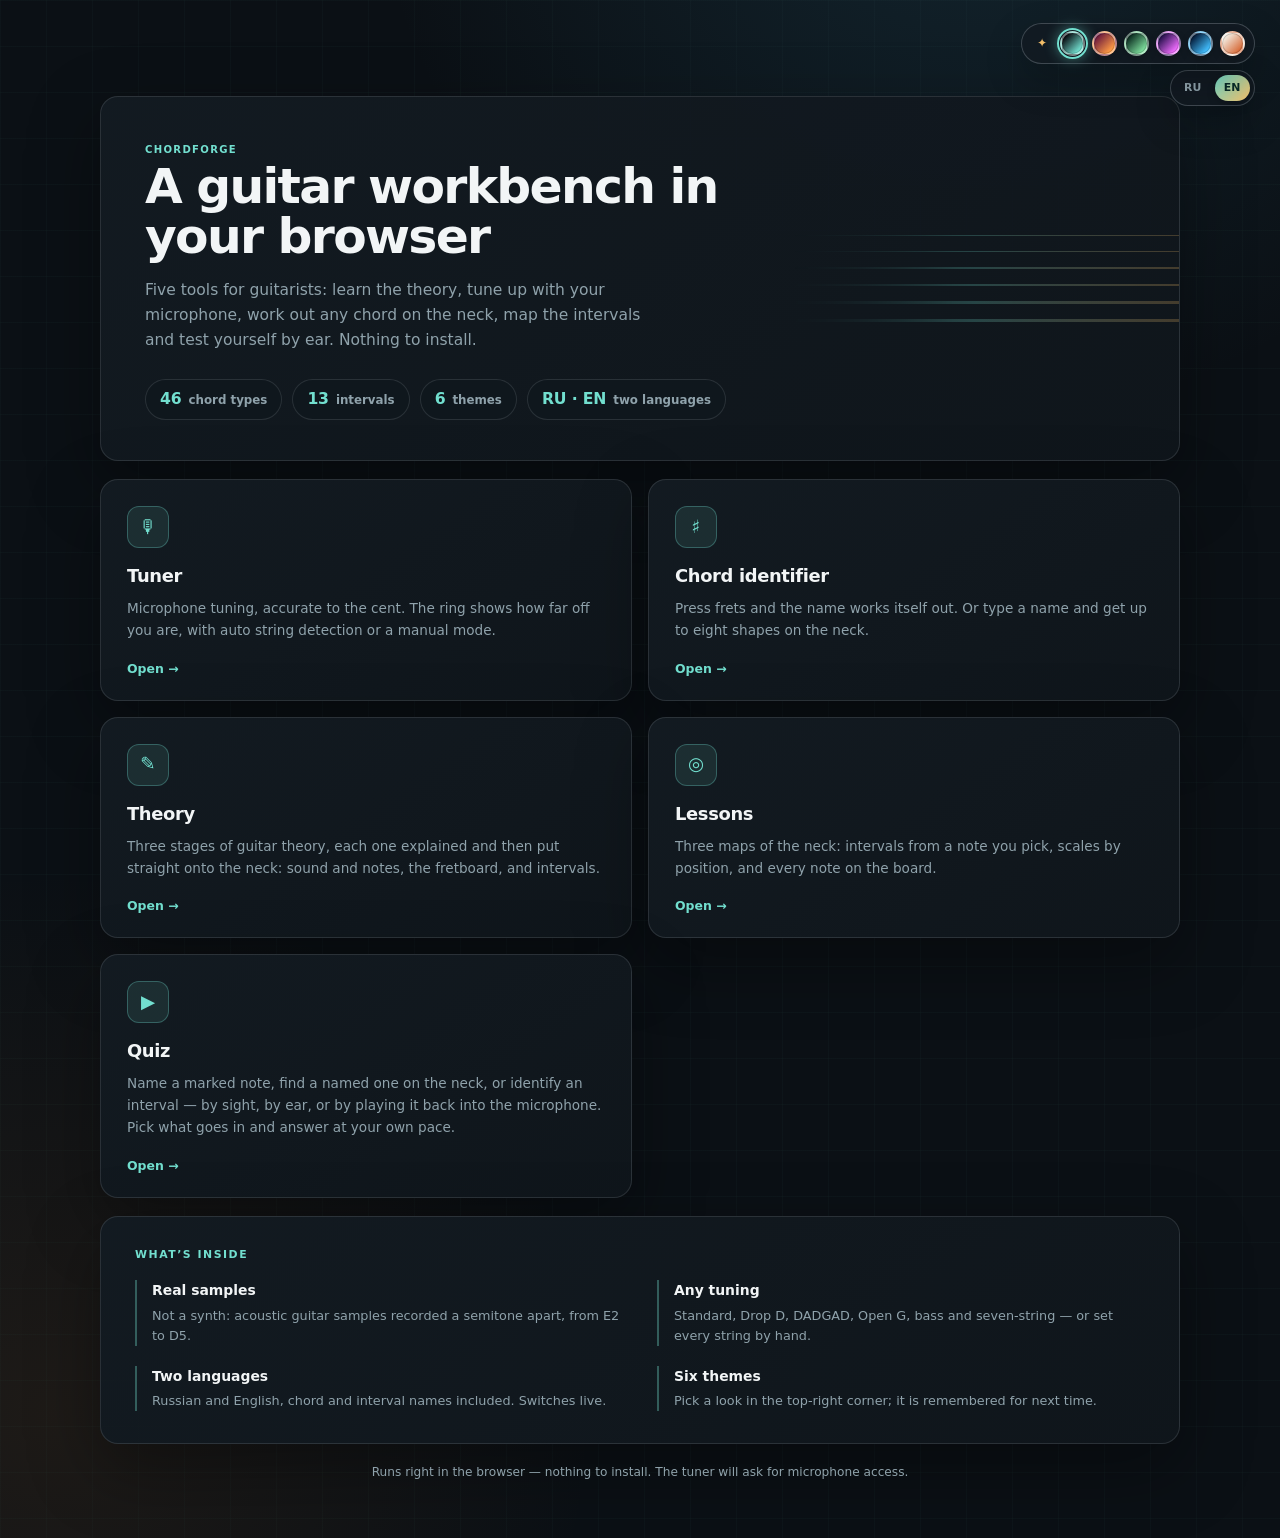
<file: index.html>
<!doctype html>
<html lang="en">
<head>
  <meta charset="UTF-8" />
  <meta name="viewport" content="width=device-width, initial-scale=1" />
  <meta name="theme-color" content="#0b1015" />
  <meta name="description" content="Guitar tools in your browser: a microphone tuner, a chord identifier and an interval trainer" data-i18n-attr='{"content":"meta.home.description"}' />
  <title data-i18n="meta.home.title">ChordForge — Guitar Tools in Your Browser</title>
  <link rel="icon" type="image/svg+xml" href="data:image/svg+xml,%3Csvg xmlns='http://www.w3.org/2000/svg' viewBox='0 0 64 64'%3E%3Crect width='64' height='64' rx='16' fill='%230b1015'/%3E%3Cpath d='M12 17h40M12 28h40M12 39h40M12 50h40' stroke='%23f4bf69' stroke-width='2'/%3E%3Cpath d='M26 9v46M40 9v46' stroke='%237ce4d1' stroke-width='4' stroke-linecap='round'/%3E%3C/svg%3E" />
  <link rel="stylesheet" href="css/styles.css" />
  <link rel="stylesheet" href="css/home.css" />
</head>
<body class="home-page site-loading" data-theme="midnight">
  <div class="site-loader" id="siteLoader" role="status" data-i18n-attr='{"aria-label":"home.loader.ariaLabel"}' aria-label="ChordForge is loading">
    <div class="loader-glow"></div>
    <div class="loader-emblem" aria-hidden="true">
      <span class="loader-orbit orbit-a"></span>
      <span class="loader-orbit orbit-b"></span>
      <div class="loader-neck">
        <span style="--i:0"></span><span style="--i:1"></span><span style="--i:2"></span>
        <span style="--i:3"></span><span style="--i:4"></span><span style="--i:5"></span>
        <i class="loader-note note-a"></i><i class="loader-note note-b"></i><i class="loader-note note-c"></i>
        <b class="loader-pick">CF</b>
      </div>
    </div>
    <div class="loader-copy"><strong data-i18n="common.brand">ChordForge</strong><span data-i18n="home.loader.status">setting up the workbench</span></div>
    <div class="loader-progress" aria-hidden="true"><i></i></div>
  </div>

  <div class="home-shell">
    <header class="home-hero card">
      <div class="hero-strings" aria-hidden="true"><span></span><span></span><span></span><span></span><span></span><span></span></div>
      <div class="hero-copy">
        <span class="eyebrow" data-i18n="home.eyebrow">ChordForge</span>
        <h1 data-i18n="home.title">A guitar workbench in your browser</h1>
        <p class="hero-lead" data-i18n="home.lead">Five tools for guitarists: learn the theory, tune up with your microphone, work out any chord on the neck, map the intervals and test yourself by ear. Nothing to install.</p>
        <ul class="hero-facts">
          <li><strong>46</strong><span data-i18n="home.facts.chords">chord types</span></li>
          <li><strong>13</strong><span data-i18n="home.facts.intervals">intervals</span></li>
          <li><strong>6</strong><span data-i18n="home.facts.themes">themes</span></li>
          <li><strong>RU · EN</strong><span data-i18n="home.facts.locales">two languages</span></li>
        </ul>
      </div>
    </header>

    <nav class="tool-grid" data-i18n-attr='{"aria-label":"home.toolsAria"}' aria-label="Tools">
      <a class="tool-card card" href="tuner.html">
        <span class="tool-mark" aria-hidden="true">🎙</span>
        <h2 data-i18n="home.tools.tuner.title">Tuner</h2>
        <p data-i18n="home.tools.tuner.desc">Microphone tuning, accurate to the cent. The ring shows how far off you are, with auto string detection or a manual mode.</p>
        <span class="tool-go" data-i18n="home.open">Open →</span>
      </a>
      <a class="tool-card card" href="chords.html">
        <span class="tool-mark" aria-hidden="true">♯</span>
        <h2 data-i18n="home.tools.chords.title">Chord identifier</h2>
        <p data-i18n="home.tools.chords.desc">Press frets and the name works itself out. Or type a name and get up to eight shapes on the neck.</p>
        <span class="tool-go" data-i18n="home.open">Open →</span>
      </a>
      <a class="tool-card card" href="theory.html">
        <span class="tool-mark" aria-hidden="true">✎</span>
        <h2 data-i18n="home.tools.theory.title">Theory</h2>
        <p data-i18n="home.tools.theory.desc">Three stages of guitar theory, each one explained and then put straight onto the neck: sound and notes, the fretboard, and intervals.</p>
        <span class="tool-go" data-i18n="home.open">Open →</span>
      </a>
      <a class="tool-card card" href="training-learn.html">
        <span class="tool-mark" aria-hidden="true">◎</span>
        <h2 data-i18n="home.tools.learn.title">Lessons</h2>
        <p data-i18n="home.tools.learn.desc">Three maps of the neck: intervals from a note you pick, scales by position, and every note on the board.</p>
        <span class="tool-go" data-i18n="home.open">Open →</span>
      </a>
      <a class="tool-card card" href="training-quiz.html">
        <span class="tool-mark" aria-hidden="true">▶</span>
        <h2 data-i18n="home.tools.quiz.title">Quiz</h2>
        <p data-i18n="home.tools.quiz.desc">Name a marked note, find a named one on the neck, or identify an interval — by sight, by ear, or by playing it back into the microphone. Pick what goes in and answer at your own pace.</p>
        <span class="tool-go" data-i18n="home.open">Open →</span>
      </a>
    </nav>

    <section class="home-notes card">
      <h2 class="notes-heading" data-i18n="home.notes.heading">What’s inside</h2>
      <ul class="notes-grid">
        <li>
          <strong data-i18n="home.notes.sound.title">Real samples</strong>
          <span data-i18n="home.notes.sound.text">Not a synth: acoustic guitar samples recorded a semitone apart, from E2 to D5.</span>
        </li>
        <li>
          <strong data-i18n="home.notes.tuning.title">Any tuning</strong>
          <span data-i18n="home.notes.tuning.text">Standard, Drop D, DADGAD, Open G, bass and seven-string — or set every string by hand.</span>
        </li>
        <li>
          <strong data-i18n="home.notes.locale.title">Two languages</strong>
          <span data-i18n="home.notes.locale.text">Russian and English, chord and interval names included. Switches live.</span>
        </li>
        <li>
          <strong data-i18n="home.notes.themes.title">Six themes</strong>
          <span data-i18n="home.notes.themes.text">Pick a look in the top-right corner; it is remembered for next time.</span>
        </li>
      </ul>
    </section>

    <footer class="home-foot">
      <p data-i18n="home.foot">Runs right in the browser — nothing to install. The tuner will ask for microphone access.</p>
    </footer>
  </div>

  <div class="locale-dock" id="localeDock" role="group" data-i18n-attr='{"aria-label":"common.localeDockLabel"}' aria-label="Interface language">
    <button type="button" class="locale-dot" data-locale-option="ru" data-i18n="common.localeName.ru" data-i18n-attr='{"aria-label":"common.localeAria.ru"}' aria-label="Russian">RU</button>
    <button type="button" class="locale-dot" data-locale-option="en" data-i18n="common.localeName.en" data-i18n-attr='{"aria-label":"common.localeAria.en"}' aria-label="English">EN</button>
  </div>
  <div class="theme-dock" id="themeDock" role="group" data-i18n-attr='{"aria-label":"common.themeDockLabel"}' aria-label="Color theme">
    <span class="theme-dock-icon" aria-hidden="true">✦</span>
    <button type="button" class="theme-dot midnight" data-theme-option="midnight" data-label="Midnight" data-i18n-attr='{"aria-label":"common.themeLabel.midnight"}' aria-label="Midnight theme" style="--swatch-a:#0b1015;--swatch-b:#72dfcf"></button>
    <button type="button" class="theme-dot sunset" data-theme-option="sunset" data-label="Sunset" data-i18n-attr='{"aria-label":"common.themeLabel.sunset"}' aria-label="Sunset theme" style="--swatch-a:#6f1d3d;--swatch-b:#ff9b45"></button>
    <button type="button" class="theme-dot forest" data-theme-option="forest" data-label="Forest" data-i18n-attr='{"aria-label":"common.themeLabel.forest"}' aria-label="Forest theme" style="--swatch-a:#0d2f22;--swatch-b:#7ddd9c"></button>
    <button type="button" class="theme-dot ultraviolet" data-theme-option="ultraviolet" data-label="Ultraviolet" data-i18n-attr='{"aria-label":"common.themeLabel.ultraviolet"}' aria-label="Ultraviolet theme" style="--swatch-a:#29124f;--swatch-b:#f06dff"></button>
    <button type="button" class="theme-dot ocean" data-theme-option="ocean" data-label="Deep Ocean" data-i18n-attr='{"aria-label":"common.themeLabel.ocean"}' aria-label="Deep Ocean theme" style="--swatch-a:#061d3b;--swatch-b:#42bfff"></button>
    <button type="button" class="theme-dot porcelain" data-theme-option="porcelain" data-label="Porcelain" data-i18n-attr='{"aria-label":"common.themeLabel.porcelain"}' aria-label="Porcelain theme" style="--swatch-a:#f2eadf;--swatch-b:#d86e3d"></button>
  </div>

  <script type="module" src="js/pages/home/main.js"></script>
</body>
</html>
</file>
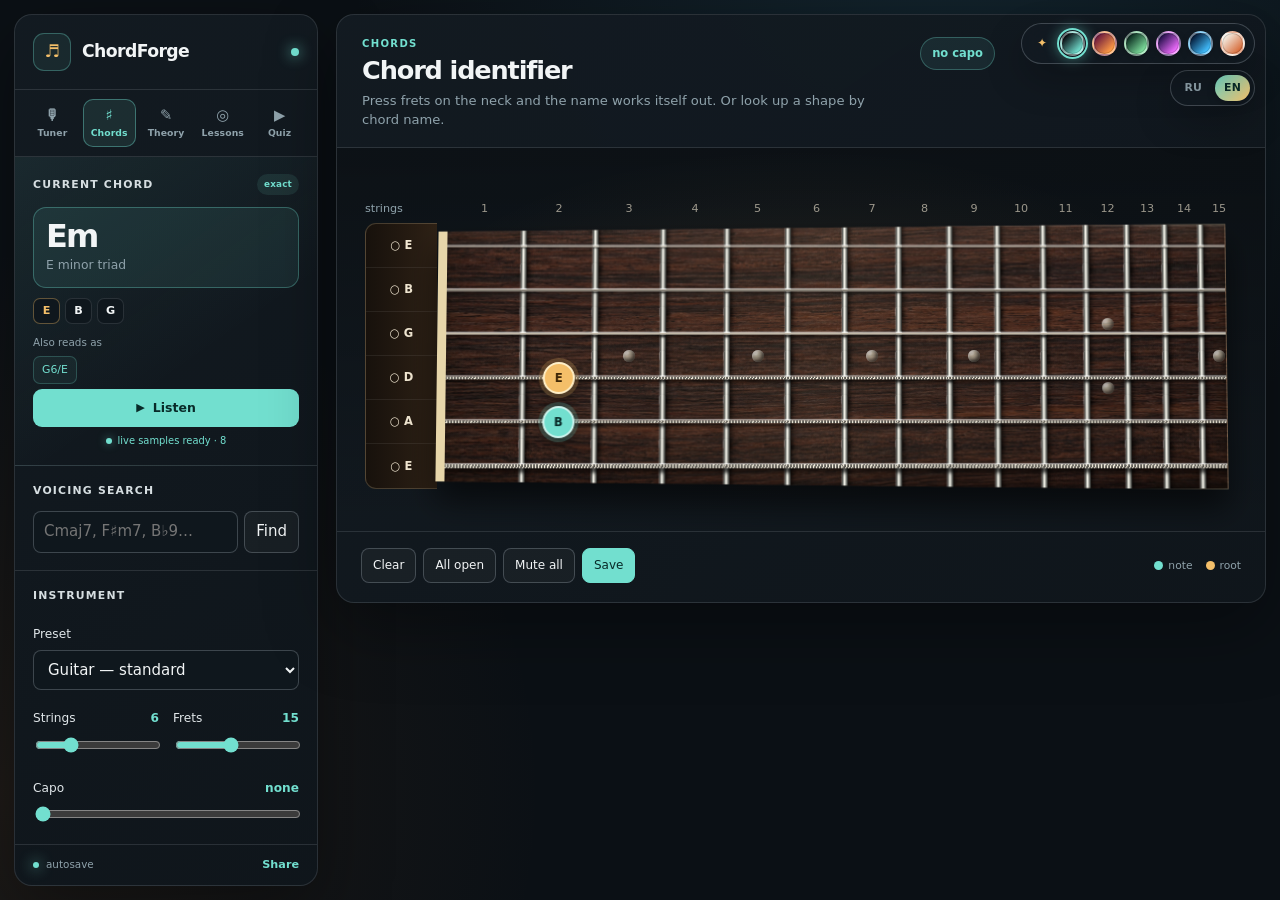
<file: chords.html>
<!doctype html>
<html lang="en">
<head>
  <meta charset="UTF-8" />
  <meta name="viewport" content="width=device-width, initial-scale=1" />
  <meta name="theme-color" content="#0b1015" />
  <meta name="description" content="Identify a chord from the fretboard, or look up a shape by name" data-i18n-attr='{"content":"meta.chords.description"}' />
  <title data-i18n="meta.chords.title">ChordForge — Chord Identifier</title>
  <link rel="icon" type="image/svg+xml" href="data:image/svg+xml,%3Csvg xmlns='http://www.w3.org/2000/svg' viewBox='0 0 64 64'%3E%3Crect width='64' height='64' rx='16' fill='%230b1015'/%3E%3Cpath d='M12 17h40M12 28h40M12 39h40M12 50h40' stroke='%23f4bf69' stroke-width='2'/%3E%3Cpath d='M26 9v46M40 9v46' stroke='%237ce4d1' stroke-width='4' stroke-linecap='round'/%3E%3C/svg%3E" />
  <link rel="stylesheet" href="css/styles.css" />
</head>
<body class="site-loading" data-theme="midnight">
  <div class="site-loader" id="siteLoader" role="status" data-i18n-attr='{"aria-label":"chords.loader.ariaLabel"}' aria-label="Chord identifier is loading">
    <div class="loader-glow"></div>
    <div class="loader-emblem" aria-hidden="true">
      <span class="loader-orbit orbit-a"></span>
      <span class="loader-orbit orbit-b"></span>
      <div class="loader-neck">
        <span style="--i:0"></span><span style="--i:1"></span><span style="--i:2"></span>
        <span style="--i:3"></span><span style="--i:4"></span><span style="--i:5"></span>
        <i class="loader-note note-a"></i><i class="loader-note note-b"></i><i class="loader-note note-c"></i>
        <b class="loader-pick">CF</b>
      </div>
    </div>
    <div class="loader-copy"><strong data-i18n="common.brand">ChordForge</strong><span data-i18n="chords.loader.status">laying out the neck</span></div>
    <div class="loader-progress" aria-hidden="true"><i></i></div>
  </div>

  <div class="studio-shell">
    <aside class="tool-panel card" data-i18n-attr='{"aria-label":"chords.sidebarAria"}' aria-label="Chord identifier panel">
      <div class="sidebar-header">
        <a class="brand" href="index.html" data-i18n-attr='{"aria-label":"nav.homeAria"}' aria-label="Go to home page"><span class="mark">♬</span><span data-i18n="common.brand">ChordForge<small>chord finder</small></span></a>
        <span class="status-dot" data-i18n-attr='{"title":"common.autosaveOn"}' title="Autosave is on"></span>
      </div>

      <nav class="app-nav" data-i18n-attr='{"aria-label":"nav.appNavAria"}' aria-label="Sections">
        <a href="index.html" class="nav-home"><i aria-hidden="true">⌂</i><span data-i18n="nav.homeLink">Home</span></a>
        <a href="tuner.html"><i aria-hidden="true">🎙</i><span data-i18n="nav.tunerLink">Tuner</span></a>
        <a href="chords.html" aria-current="page"><i aria-hidden="true">♯</i><span data-i18n="nav.chordsLink">Chords</span></a>
        <a href="theory.html"><i aria-hidden="true">✎</i><span data-i18n="nav.theoryLink">Theory</span></a>
        <a href="training-learn.html"><i aria-hidden="true">◎</i><span data-i18n="nav.learnLink">Lessons</span></a>
        <a href="training-quiz.html"><i aria-hidden="true">▶</i><span data-i18n="nav.quizLink">Quiz</span></a>
      </nav>

      <div class="sidebar-scroll">
        <section class="tool-section current-section" aria-live="polite">
          <div class="section-kicker"><span data-i18n="builder.current.heading">Current chord</span><span class="confidence exact" id="confidence">exact</span></div>
          <div class="current-chord static">
            <div><p class="chord-name" id="chordName">Em</p><p class="result-desc" id="chordDesc">E minor triad</p></div>
          </div>
          <div class="notes" id="notes"></div>
          <div class="alternatives"><div class="alt-title" data-i18n="builder.current.altTitle">Also reads as</div><div id="alternatives"></div></div>
          <button class="play-chord" id="playChord" data-i18n-attr='{"aria-label":"builder.play.chordAria"}' aria-label="Play the current chord"><span class="play-icon" aria-hidden="true">▶</span><span id="playLabel" data-i18n="common.listen">Listen</span></button>
          <div class="sample-status" id="sampleStatus" data-state="loading"><i></i><span data-i18n="builder.sampleStatus.loading">loading samples</span></div>
        </section>

        <section class="tool-section">
          <div class="section-kicker" data-i18n="builder.search.heading">Voicing search</div>
          <div class="search-row"><input id="chordSearch" data-i18n-attr='{"aria-label":"builder.search.inputAriaLabel","placeholder":"builder.search.placeholder"}' aria-label="Chord name" placeholder="Cmaj7, F♯m7, B♭9…" autocomplete="off" /><button id="findChord" data-i18n="builder.search.button">Find</button></div>
          <div class="shape-info" id="shapeInfo"></div>
        </section>

        <section class="tool-section">
          <div class="section-kicker" data-i18n="builder.instrument.heading">Instrument</div>
          <div class="group">
            <div class="label-row"><label for="preset" data-i18n="builder.instrument.preset">Preset</label></div>
            <select id="preset">
              <optgroup data-i18n-attr='{"label":"builder.instrument.presetGroup"}' label="Presets">
                <option value="standard" data-i18n="builder.presetOptions.standard">Guitar — standard</option>
                <option value="dropd" data-i18n="builder.presetOptions.dropd">Guitar — Drop D</option>
                <option value="dadgad" data-i18n="builder.presetOptions.dadgad">Guitar — DADGAD</option>
                <option value="openg" data-i18n="builder.presetOptions.openg">Guitar — Open G</option>
                <option value="bass" data-i18n="builder.presetOptions.bass">Bass — 4 strings</option>
                <option value="seven" data-i18n="builder.presetOptions.seven">Guitar — 7 strings</option>
              </optgroup>
              <optgroup id="savedTuningGroup" data-i18n-attr='{"label":"builder.instrument.savedGroup"}' label="Saved tunings" hidden></optgroup>
              <option value="custom" data-i18n="builder.instrument.customPreset" disabled>Custom tuning</option>
            </select>
          </div>
          <div class="compact-settings">
            <div class="group">
              <div class="label-row"><label for="stringCount" data-i18n="builder.instrument.stringCount">Strings</label><span class="value" id="stringCountValue">6</span></div>
              <input id="stringCount" type="range" min="4" max="12" value="6" />
            </div>
            <div class="group">
              <div class="label-row"><label for="fretCount" data-i18n="builder.instrument.fretCount">Frets</label><span class="value" id="fretCountValue">15</span></div>
              <input id="fretCount" type="range" min="8" max="24" value="15" />
            </div>
          </div>
          <div class="group">
            <div class="label-row"><label for="capo" data-i18n="builder.instrument.capo">Capo</label><span class="value" id="capoValue">none</span></div>
            <input id="capo" type="range" min="0" max="12" value="0" />
          </div>
          <div class="group tuning-group">
            <div class="label-row"><span data-i18n="builder.tuning.heading">Tuning</span><span class="tuning-actions"><button class="tuning-shift" id="tuningDown" type="button" data-i18n-attr='{"aria-label":"builder.tuning.downAria"}' aria-label="Tune the whole instrument down a semitone">↓</button><button class="tuning-shift" id="tuningUp" type="button" data-i18n-attr='{"aria-label":"builder.tuning.upAria"}' aria-label="Tune the whole instrument up a semitone">↑</button><button class="text-button" id="resetTuning" data-i18n="common.reset">Reset</button></span></div>
            <div class="tuning" id="tuning"></div>
            <div class="tuning-save">
              <input id="tuningName" maxlength="24" autocomplete="off" data-i18n-attr='{"aria-label":"builder.tuning.nameAria","placeholder":"builder.tuning.namePlaceholder"}' aria-label="Name for this tuning" placeholder="Name this tuning" />
              <button class="text-button" id="saveTuning" type="button" data-i18n="builder.tuning.save">Save</button>
              <button class="text-button danger" id="forgetTuning" type="button" data-i18n="builder.tuning.forget" hidden>Forget</button>
            </div>
          </div>
        </section>
      </div>

      <div class="sidebar-footer">
        <span><i class="status-dot"></i> <span data-i18n="common.autosaveLabel">autosave</span></span>
        <button class="text-button" id="copyLink" data-i18n="common.share">Share</button>
      </div>
    </aside>

    <main class="workspace">
      <section class="work card">
        <div class="work-top">
          <div><span class="eyebrow" data-i18n="chords.eyebrow">Chords</span><h1 data-i18n="chords.title">Chord identifier</h1><p class="sub" data-i18n="chords.subtitle">Press frets on the neck and the name works itself out. Or look up a shape by chord name.</p></div>
          <div class="work-header-actions">
            <span class="pill" id="capoBadge" data-i18n="builder.capoBadge.none">no capo</span>
          </div>
        </div>
        <div class="fret-scroll" id="fretScroll"><div class="fretboard" id="fretboard"></div></div>
        <div class="fret-toolbar">
          <div class="toolbar-actions"><button id="clear" data-i18n="builder.toolbar.clear">Clear</button><button id="allOpen" data-i18n="builder.toolbar.allOpen">All open</button><button id="muteAll" data-i18n="builder.toolbar.muteAll">Mute all</button><button class="primary" id="saveShape" data-i18n="builder.toolbar.save">Save</button><button type="button" class="board-flip" id="boardFlip" aria-pressed="false"><i aria-hidden="true">⭯</i><span data-i18n="common.boardFlip">Rotate the neck</span></button></div>
          <div class="legend"><span><b></b> <span data-i18n="builder.legend.note">note</span></span><span><b class="root"></b> <span data-i18n="builder.legend.root">root</span></span></div>
        </div>
      </section>
    </main>
  </div>

  <div class="locale-dock" id="localeDock" role="group" data-i18n-attr='{"aria-label":"common.localeDockLabel"}' aria-label="Interface language">
    <button type="button" class="locale-dot" data-locale-option="ru" data-i18n="common.localeName.ru" data-i18n-attr='{"aria-label":"common.localeAria.ru"}' aria-label="Russian">RU</button>
    <button type="button" class="locale-dot" data-locale-option="en" data-i18n="common.localeName.en" data-i18n-attr='{"aria-label":"common.localeAria.en"}' aria-label="English">EN</button>
  </div>
  <div class="theme-dock" id="themeDock" role="group" data-i18n-attr='{"aria-label":"common.themeDockLabel"}' aria-label="Color theme">
    <span class="theme-dock-icon" aria-hidden="true">✦</span>
    <button type="button" class="theme-dot midnight" data-theme-option="midnight" data-label="Midnight" data-i18n-attr='{"aria-label":"common.themeLabel.midnight"}' aria-label="Midnight theme" style="--swatch-a:#0b1015;--swatch-b:#72dfcf"></button>
    <button type="button" class="theme-dot sunset" data-theme-option="sunset" data-label="Sunset" data-i18n-attr='{"aria-label":"common.themeLabel.sunset"}' aria-label="Sunset theme" style="--swatch-a:#6f1d3d;--swatch-b:#ff9b45"></button>
    <button type="button" class="theme-dot forest" data-theme-option="forest" data-label="Forest" data-i18n-attr='{"aria-label":"common.themeLabel.forest"}' aria-label="Forest theme" style="--swatch-a:#0d2f22;--swatch-b:#7ddd9c"></button>
    <button type="button" class="theme-dot ultraviolet" data-theme-option="ultraviolet" data-label="Ultraviolet" data-i18n-attr='{"aria-label":"common.themeLabel.ultraviolet"}' aria-label="Ultraviolet theme" style="--swatch-a:#29124f;--swatch-b:#f06dff"></button>
    <button type="button" class="theme-dot ocean" data-theme-option="ocean" data-label="Deep Ocean" data-i18n-attr='{"aria-label":"common.themeLabel.ocean"}' aria-label="Deep Ocean theme" style="--swatch-a:#061d3b;--swatch-b:#42bfff"></button>
    <button type="button" class="theme-dot porcelain" data-theme-option="porcelain" data-label="Porcelain" data-i18n-attr='{"aria-label":"common.themeLabel.porcelain"}' aria-label="Porcelain theme" style="--swatch-a:#f2eadf;--swatch-b:#d86e3d"></button>
  </div>

  <div class="modal-overlay" id="voicingModalOverlay" hidden>
    <div class="modal card" role="dialog" aria-modal="true" aria-labelledby="voicingModalTitle">
      <div class="modal-header"><h3 id="voicingModalTitle" data-i18n="builder.voicing.title">Voicings</h3><button class="modal-close" id="voicingModalClose" data-i18n-attr='{"aria-label":"builder.voicing.closeAria"}' aria-label="Close dialog">✕</button></div>
      <p class="modal-hint" data-i18n="builder.voicing.hint">Choose a position to set it on the fretboard</p>
      <div class="modal-body" id="voicingModalBody"></div>
    </div>
  </div>
  <div class="toast" id="toast"></div>
  <script type="module" src="js/pages/chords/main.js"></script>
</body>
</html>
</file>
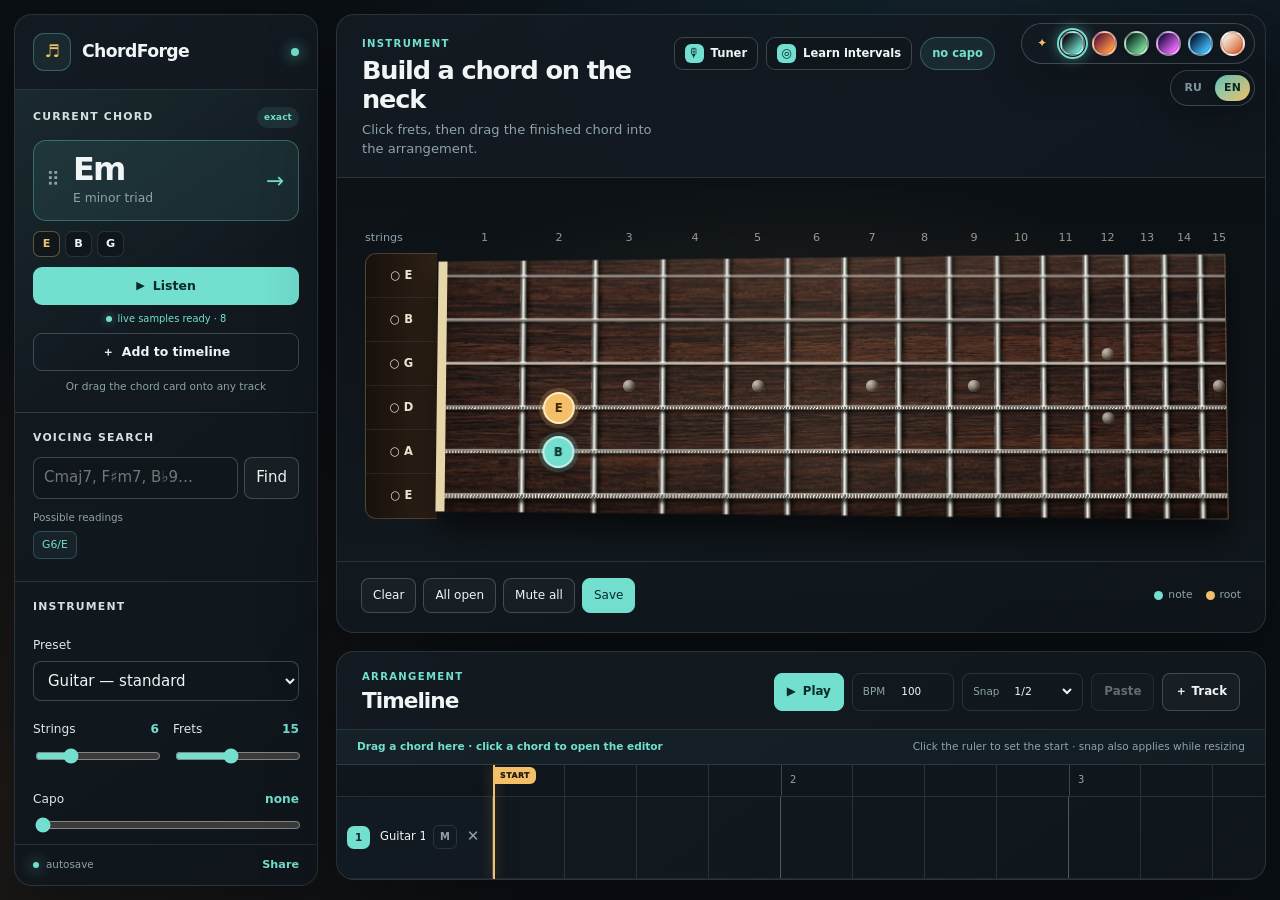
<file: studio.html>
<!doctype html>
<html lang="en">
<head>
  <meta charset="UTF-8" />
  <meta name="viewport" content="width=device-width, initial-scale=1" />
  <meta name="theme-color" content="#0b1015" />
  <meta name="description" content="An interactive guitar fretboard and multi-track chord sequencer" data-i18n-attr='{"content":"meta.builder.description"}' />
  <title data-i18n="meta.builder.title">ChordForge — Guitar Sequencer</title>
  <link rel="icon" type="image/svg+xml" href="data:image/svg+xml,%3Csvg xmlns='http://www.w3.org/2000/svg' viewBox='0 0 64 64'%3E%3Crect width='64' height='64' rx='16' fill='%230b1015'/%3E%3Cpath d='M12 17h40M12 28h40M12 39h40M12 50h40' stroke='%23f4bf69' stroke-width='2'/%3E%3Cpath d='M26 9v46M40 9v46' stroke='%237ce4d1' stroke-width='4' stroke-linecap='round'/%3E%3C/svg%3E" />
  <link rel="stylesheet" href="css/styles.css" />
</head>
<body class="site-loading" data-theme="midnight">
  <div class="site-loader" id="siteLoader" role="status" data-i18n-attr='{"aria-label":"builder.loader.ariaLabel"}' aria-label="ChordForge is loading">
    <div class="loader-glow"></div>
    <div class="loader-emblem" aria-hidden="true">
      <span class="loader-orbit orbit-a"></span>
      <span class="loader-orbit orbit-b"></span>
      <div class="loader-neck">
        <span style="--i:0"></span><span style="--i:1"></span><span style="--i:2"></span>
        <span style="--i:3"></span><span style="--i:4"></span><span style="--i:5"></span>
        <i class="loader-note note-a"></i><i class="loader-note note-b"></i><i class="loader-note note-c"></i>
        <b class="loader-pick">CF</b>
      </div>
    </div>
    <div class="loader-copy"><strong data-i18n="common.brand">ChordForge</strong><span data-i18n="builder.loader.status">setting up the space</span></div>
    <div class="loader-progress" aria-hidden="true"><i></i></div>
  </div>

  <div class="studio-shell">
    <aside class="tool-panel card" data-i18n-attr='{"aria-label":"builder.sidebar.ariaLabel"}' aria-label="Tool panel">
      <div class="sidebar-header">
        <div class="brand"><span class="mark">♬</span><span data-i18n="common.brand">ChordForge<small>chord sequencer</small></span></div>
        <span class="status-dot" data-i18n-attr='{"title":"common.autosaveOn"}' title="Autosave is on"></span>
      </div>

      <div class="sidebar-scroll">
        <section class="tool-section current-section" aria-live="polite">
          <div class="section-kicker"><span data-i18n="builder.current.heading">Current chord</span><span class="confidence exact" id="confidence">exact</span></div>
          <div class="current-chord" id="currentChordDrag" draggable="true" tabindex="0" data-i18n-attr='{"aria-label":"builder.current.dragAriaLabel"}' aria-label="Drag the current chord onto the timeline">
            <span class="drag-grip" aria-hidden="true">⠿</span>
            <div><p class="chord-name" id="chordName">Em</p><p class="result-desc" id="chordDesc">E minor triad</p></div>
            <span class="drag-arrow" aria-hidden="true">→</span>
          </div>
          <div class="notes" id="notes"></div>
          <button class="play-chord" id="playChord" data-i18n-attr='{"aria-label":"builder.play.chordAria"}' aria-label="Play the current chord"><span class="play-icon" aria-hidden="true">▶</span><span id="playLabel" data-i18n="common.listen">Listen</span></button>
          <div class="sample-status" id="sampleStatus" data-state="loading"><i></i><span data-i18n="builder.sampleStatus.loading">loading samples</span></div>
          <button class="add-current" id="addCurrentToTimeline"><span aria-hidden="true">＋</span> <span data-i18n="builder.current.addToTimeline">Add to timeline</span></button>
          <p class="drop-hint" data-i18n="builder.current.dropHint">Or drag the chord card onto any track</p>
        </section>

        <section class="tool-section">
          <div class="section-kicker" data-i18n="builder.search.heading">Voicing search</div>
          <div class="search-row"><input id="chordSearch" data-i18n-attr='{"aria-label":"builder.search.inputAriaLabel","placeholder":"builder.search.placeholder"}' aria-label="Chord name" placeholder="Cmaj7, F♯m7, B♭9…" autocomplete="off" /><button id="findChord" data-i18n="builder.search.button">Find</button></div>
          <div class="shape-info" id="shapeInfo"></div>
          <div class="alternatives"><div class="alt-title" data-i18n="builder.search.altTitle">Possible readings</div><div id="alternatives"></div></div>
        </section>

        <section class="tool-section">
          <div class="section-kicker" data-i18n="builder.instrument.heading">Instrument</div>
          <div class="group">
            <div class="label-row"><label for="preset" data-i18n="builder.instrument.preset">Preset</label></div>
            <select id="preset">
              <option value="standard" data-i18n="builder.presetOptions.standard">Guitar — standard</option>
              <option value="dropd" data-i18n="builder.presetOptions.dropd">Guitar — Drop D</option>
              <option value="dadgad" data-i18n="builder.presetOptions.dadgad">Guitar — DADGAD</option>
              <option value="openg" data-i18n="builder.presetOptions.openg">Guitar — Open G</option>
              <option value="bass" data-i18n="builder.presetOptions.bass">Bass — 4 strings</option>
              <option value="seven" data-i18n="builder.presetOptions.seven">Guitar — 7 strings</option>
            </select>
          </div>
          <div class="compact-settings">
            <div class="group">
              <div class="label-row"><label for="stringCount" data-i18n="builder.instrument.stringCount">Strings</label><span class="value" id="stringCountValue">6</span></div>
              <input id="stringCount" type="range" min="4" max="12" value="6" />
            </div>
            <div class="group">
              <div class="label-row"><label for="fretCount" data-i18n="builder.instrument.fretCount">Frets</label><span class="value" id="fretCountValue">15</span></div>
              <input id="fretCount" type="range" min="8" max="24" value="15" />
            </div>
          </div>
          <div class="group">
            <div class="label-row"><label for="capo" data-i18n="builder.instrument.capo">Capo</label><span class="value" id="capoValue">none</span></div>
            <input id="capo" type="range" min="0" max="12" value="0" />
          </div>
          <div class="group">
            <div class="label-row"><label for="strumInterval" data-i18n="builder.instrument.strumInterval">Strum spread</label><output class="value" id="strumIntervalValue" for="strumInterval">30 ms</output></div>
            <input id="strumInterval" type="range" min="0" max="300" step="5" value="30" />
          </div>
          <div class="group strum-editor">
            <div class="label-row"><label for="strumStepCount" data-i18n="builder.instrument.strumPatternHeading">Strum · eighth notes</label><select class="mini-select" id="strumStepCount" data-i18n-attr='{"aria-label":"builder.instrument.strumStepCountAria"}' aria-label="Number of strum steps"><option value="4">4</option><option value="6">6</option><option value="8">8</option><option value="9">9</option><option value="12">12</option><option value="16">16</option></select></div>
            <div class="strum-cycle-hint" data-i18n="builder.instrument.strumCycleHint">Click a step to cycle: ↓ → ↑ → × → rest</div>
            <div class="strum-count" id="strumCount" aria-hidden="true"></div>
            <div class="strum-pattern" id="strumPattern" data-i18n-attr='{"aria-label":"builder.instrument.strumPatternHeading"}' aria-label="Strum · eighth notes"></div>
            <div class="strum-presets" data-i18n-attr='{"aria-label":"builder.instrument.strumPresetsAria"}' aria-label="Strum presets">
              <button type="button" data-strum-preset="pop" data-i18n="builder.strumPresets.pop">Pop</button>
              <button type="button" data-strum-preset="eighths" data-i18n="builder.strumPresets.eighths">Eighths</button>
              <button type="button" data-strum-preset="ballad" data-i18n="builder.strumPresets.ballad">Ballad</button>
            </div>
            <div class="strum-legend"><span data-i18n="builder.strumLegend.down">↓ down</span><span data-i18n="builder.strumLegend.up">↑ up</span><span data-i18n="builder.strumLegend.mute">× mute</span><span data-i18n="builder.strumLegend.rest">· rest</span></div>
          </div>
          <div class="group">
            <div class="label-row"><label for="chordRelease" data-i18n="builder.instrument.release">Release fade</label><output class="value" id="chordReleaseValue" for="chordRelease">0.45 s</output></div>
            <input id="chordRelease" type="range" min="0.02" max="2" step="0.01" value="0.45" />
          </div>
          <div class="group tuning-group">
            <div class="label-row"><span data-i18n="builder.tuning.heading">Tuning</span><span class="tuning-actions"><button class="tuning-shift" id="tuningDown" type="button" data-i18n-attr='{"aria-label":"builder.tuning.downAria"}' aria-label="Tune the whole instrument down a semitone">↓</button><button class="tuning-shift" id="tuningUp" type="button" data-i18n-attr='{"aria-label":"builder.tuning.upAria"}' aria-label="Tune the whole instrument up a semitone">↑</button><button class="text-button" id="resetTuning" data-i18n="common.reset">Reset</button></span></div>
            <div class="tuning" id="tuning"></div>
          </div>
        </section>

      </div>

      <div class="sidebar-footer">
        <span><i class="status-dot"></i> <span data-i18n="common.autosaveLabel">autosave</span></span>
        <button class="text-button" id="copyLink" data-i18n="common.share">Share</button>
      </div>
    </aside>

    <main class="workspace">
      <section class="work card">
        <div class="work-top">
          <div><span class="eyebrow" data-i18n="builder.work.eyebrow">Instrument</span><h1 data-i18n="builder.work.title">Build a chord on the neck</h1><p class="sub" data-i18n="builder.work.subtitle">Click frets, then drag the finished chord into the arrangement.</p></div>
          <div class="work-header-actions">
            <a class="training-entry" href="tuner.html"><span aria-hidden="true">🎙</span><strong data-i18n="nav.tunerLink">Tuner</strong></a>
            <a class="training-entry" href="training-learn.html"><span aria-hidden="true">◎</span><strong data-i18n="nav.trainingLink">Learn intervals</strong></a>
            <span class="pill" id="capoBadge" data-i18n="builder.capoBadge.none">no capo</span>
          </div>
        </div>
        <div class="fret-scroll" id="fretScroll"><div class="fretboard" id="fretboard"></div></div>
        <div class="fret-toolbar">
          <div class="toolbar-actions"><button id="clear" data-i18n="builder.toolbar.clear">Clear</button><button id="allOpen" data-i18n="builder.toolbar.allOpen">All open</button><button id="muteAll" data-i18n="builder.toolbar.muteAll">Mute all</button><button class="primary" id="saveShape" data-i18n="builder.toolbar.save">Save</button></div>
          <div class="legend"><span><b></b> <span data-i18n="builder.legend.note">note</span></span><span><b class="root"></b> <span data-i18n="builder.legend.root">root</span></span></div>
        </div>
      </section>

      <section class="timeline-panel card" data-i18n-attr='{"aria-label":"builder.timeline.ariaLabel"}' aria-label="Chord timeline">
        <div class="timeline-header">
          <div class="timeline-title"><span class="eyebrow" data-i18n="builder.timeline.eyebrow">Arrangement</span><h2 data-i18n="builder.timeline.title">Timeline</h2></div>
          <div class="transport">
            <button class="transport-play" id="playTimeline"><span aria-hidden="true">▶</span><span id="timelinePlayLabel" data-i18n="builder.timeline.start">Play</span></button>
            <div class="tempo"><label for="timelineBpm">BPM</label><input id="timelineBpm" type="number" min="40" max="240" step="1" value="100" /></div>
            <div class="snap-control"><label for="timelineSnap" data-i18n="builder.timeline.snapLabel">Snap</label><select id="timelineSnap"><option value="0" data-i18n="builder.snapOptions.off">off</option><option value="1" data-i18n="builder.snapOptions.beat">1 beat</option><option value="0.5" data-i18n="builder.snapOptions.half">1/2</option><option value="0.25" data-i18n="builder.snapOptions.quarter">1/4</option><option value="0.125" data-i18n="builder.snapOptions.eighth">1/8</option></select></div>
            <button id="pasteClip" type="button" disabled data-i18n="builder.timeline.paste">Paste</button>
            <button id="addTrack" data-i18n="builder.timeline.addTrack">＋ Track</button>
          </div>
        </div>
        <div class="timeline-help"><span data-i18n="builder.timeline.help1">Drag a chord here · click a chord to open the editor</span><span data-i18n="builder.timeline.help2">Click the ruler to set the start · snap also applies while resizing</span></div>
        <div class="timeline-scroll" id="timelineScroll">
          <div class="timeline-content" id="timelineContent">
            <div class="timeline-ruler" id="timelineRuler"></div>
            <div class="timeline-tracks" id="timelineTracks"></div>
            <div class="start-marker" id="timelineStartMarker" role="slider" tabindex="0" data-i18n-attr='{"aria-label":"builder.timeline.startPointAria"}' aria-label="Start point" aria-valuemin="0" aria-valuenow="0"><span>START</span></div>
            <div class="playhead" id="timelinePlayhead" hidden><span></span></div>
          </div>
        </div>
      </section>
    </main>
  </div>

  <div class="locale-dock" id="localeDock" role="group" data-i18n-attr='{"aria-label":"common.localeDockLabel"}' aria-label="Interface language">
    <button type="button" class="locale-dot" data-locale-option="ru" data-i18n="common.localeName.ru" data-i18n-attr='{"aria-label":"common.localeAria.ru"}' aria-label="Russian">RU</button>
    <button type="button" class="locale-dot" data-locale-option="en" data-i18n="common.localeName.en" data-i18n-attr='{"aria-label":"common.localeAria.en"}' aria-label="English">EN</button>
  </div>
  <div class="theme-dock" id="themeDock" role="group" data-i18n-attr='{"aria-label":"common.themeDockLabel"}' aria-label="Color theme">
    <span class="theme-dock-icon" aria-hidden="true">✦</span>
    <button type="button" class="theme-dot midnight" data-theme-option="midnight" data-label="Midnight" data-i18n-attr='{"aria-label":"common.themeLabel.midnight"}' aria-label="Midnight theme" style="--swatch-a:#0b1015;--swatch-b:#72dfcf"></button>
    <button type="button" class="theme-dot sunset" data-theme-option="sunset" data-label="Sunset" data-i18n-attr='{"aria-label":"common.themeLabel.sunset"}' aria-label="Sunset theme" style="--swatch-a:#6f1d3d;--swatch-b:#ff9b45"></button>
    <button type="button" class="theme-dot forest" data-theme-option="forest" data-label="Forest" data-i18n-attr='{"aria-label":"common.themeLabel.forest"}' aria-label="Forest theme" style="--swatch-a:#0d2f22;--swatch-b:#7ddd9c"></button>
    <button type="button" class="theme-dot ultraviolet" data-theme-option="ultraviolet" data-label="Ultraviolet" data-i18n-attr='{"aria-label":"common.themeLabel.ultraviolet"}' aria-label="Ultraviolet theme" style="--swatch-a:#29124f;--swatch-b:#f06dff"></button>
    <button type="button" class="theme-dot ocean" data-theme-option="ocean" data-label="Deep Ocean" data-i18n-attr='{"aria-label":"common.themeLabel.ocean"}' aria-label="Deep Ocean theme" style="--swatch-a:#061d3b;--swatch-b:#42bfff"></button>
    <button type="button" class="theme-dot porcelain" data-theme-option="porcelain" data-label="Porcelain" data-i18n-attr='{"aria-label":"common.themeLabel.porcelain"}' aria-label="Porcelain theme" style="--swatch-a:#f2eadf;--swatch-b:#d86e3d"></button>
  </div>

  <div class="modal-overlay" id="voicingModalOverlay" hidden>
    <div class="modal card" role="dialog" aria-modal="true" aria-labelledby="voicingModalTitle">
      <div class="modal-header"><h3 id="voicingModalTitle" data-i18n="builder.voicing.title">Voicings</h3><button class="modal-close" id="voicingModalClose" data-i18n-attr='{"aria-label":"builder.voicing.closeAria"}' aria-label="Close dialog">✕</button></div>
      <p class="modal-hint" data-i18n="builder.voicing.hint">Choose a position to set it on the fretboard</p>
      <div class="modal-body" id="voicingModalBody"></div>
    </div>
  </div>
  <div class="modal-overlay" id="clipEditorOverlay" hidden>
    <div class="modal clip-editor-modal card" role="dialog" aria-modal="true" aria-labelledby="clipEditorTitle">
      <div class="modal-header"><div><span class="eyebrow" data-i18n="builder.clipEditor.eyebrow">Chord editor</span><h3 id="clipEditorTitle">Chord</h3></div><button class="modal-close" id="clipEditorClose" data-i18n-attr='{"aria-label":"builder.clipEditor.closeAria"}' aria-label="Close editor">✕</button></div>
      <p class="modal-hint" data-i18n="builder.clipEditor.hint">These settings apply only to the selected chord on the timeline.</p>
      <div class="clip-editor-grid">
        <section class="clip-editor-section">
          <div class="clip-editor-heading"><strong data-i18n="builder.clipEditor.envelopeHeading">Volume and envelope</strong><span id="clipEnvelopeSummary">100%</span></div>
          <div class="envelope-graph" id="clipEnvelopeGraph" data-i18n-attr='{"aria-label":"builder.clipEditor.envelopeGraphAria"}' aria-label="Attack, level and release graph">
            <svg viewBox="0 0 100 48" preserveAspectRatio="none" aria-hidden="true"><path class="envelope-fill" id="clipEnvelopeFill"></path><path class="envelope-line" id="clipEnvelopeLine"></path></svg>
            <button class="envelope-handle attack" id="clipAttackHandle" type="button" data-i18n-attr='{"aria-label":"builder.clipEditor.handleAttackAria"}' aria-label="Adjust attack"></button>
            <button class="envelope-handle volume" id="clipVolumeHandle" type="button" data-i18n-attr='{"aria-label":"builder.clipEditor.handleVolumeAria"}' aria-label="Adjust volume"></button>
            <button class="envelope-handle release" id="clipReleaseHandle" type="button" data-i18n-attr='{"aria-label":"builder.clipEditor.handleReleaseAria"}' aria-label="Adjust release"></button>
          </div>
          <div class="envelope-axis" aria-hidden="true"><span data-i18n="builder.clipEditor.axisAttack">attack</span><span data-i18n="builder.clipEditor.axisLevel">level</span><span data-i18n="builder.clipEditor.axisRelease">release</span></div>
          <label class="editor-control"><span><span data-i18n="builder.clipEditor.volumeLabel">Volume</span> <output id="clipVolumeValue">100%</output></span><input id="clipVolume" type="range" min="0" max="100" step="1" value="100" /></label>
          <label class="editor-control"><span><span data-i18n="builder.clipEditor.attackLabel">Attack</span> <output id="clipAttackValue">0.01 s</output></span><input id="clipAttack" type="range" min="0" max="2" step="0.01" value="0.01" /></label>
          <label class="editor-control"><span><span data-i18n="builder.clipEditor.releaseLabel">Release</span> <output id="clipReleaseValue">0.45 s</output></span><input id="clipRelease" type="range" min="0.02" max="2" step="0.01" value="0.45" /></label>
        </section>
        <section class="clip-editor-section">
          <div class="clip-editor-heading"><strong data-i18n="builder.clipEditor.durationHeading">Length and strum</strong></div>
          <label class="editor-number"><span data-i18n="builder.clipEditor.durationLabel">Chord length</span><span><input id="clipDurationEditor" type="number" min="0.1" step="0.01" value="4" /> <span data-i18n="common.unit.beats">beats</span></span></label>
          <label class="editor-number"><span data-i18n="builder.clipEditor.stepCountLabel">Strum steps</span><select id="clipStrumStepCount"><option value="4">4</option><option value="6">6</option><option value="8">8</option><option value="9">9</option><option value="12">12</option><option value="16">16</option></select></label>
          <div class="clip-strum-wrap">
            <div class="strum-count" id="clipStrumCount" aria-hidden="true"></div>
            <div class="strum-pattern" id="clipStrumPattern" data-i18n-attr='{"aria-label":"builder.clipEditor.strumAria"}' aria-label="Strum pattern for the selected chord"></div>
          </div>
          <div class="strum-legend"><span data-i18n="builder.strumLegend.down">↓ down</span><span data-i18n="builder.strumLegend.up">↑ up</span><span data-i18n="builder.strumLegend.mute">× mute</span><span data-i18n="builder.strumLegend.rest">· rest</span></div>
        </section>
      </div>
      <div class="clip-editor-actions"><button id="copyClip" type="button" data-i18n="common.copy">Copy</button><button id="duplicateClip" type="button" data-i18n="common.duplicate">Duplicate</button><button class="danger-button" id="deleteClipEditor" type="button" data-i18n="common.delete">Delete</button><button class="primary" id="clipEditorDone" type="button" data-i18n="common.done">Done</button></div>
    </div>
  </div>
  <div class="toast" id="toast"></div>
  <script type="module" src="js/pages/builder/main.js"></script>
</body>
</html>
</file>
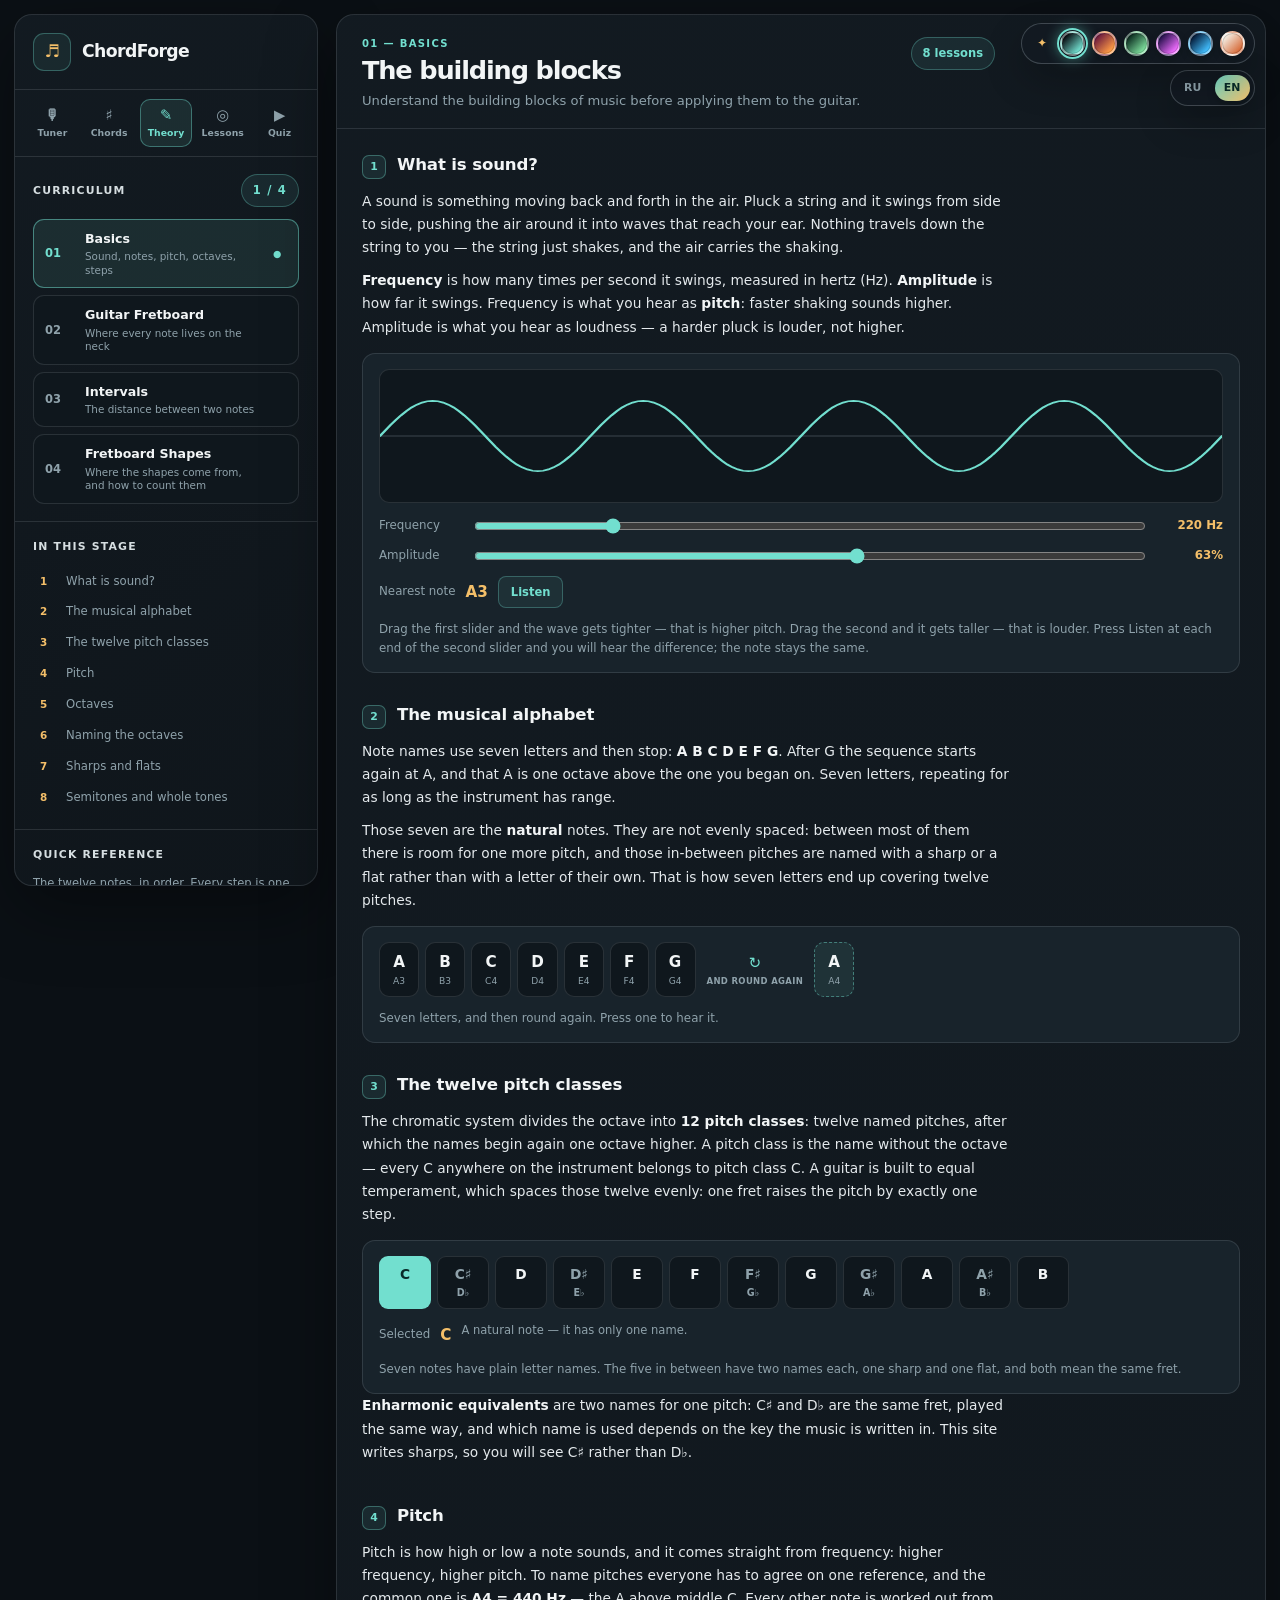
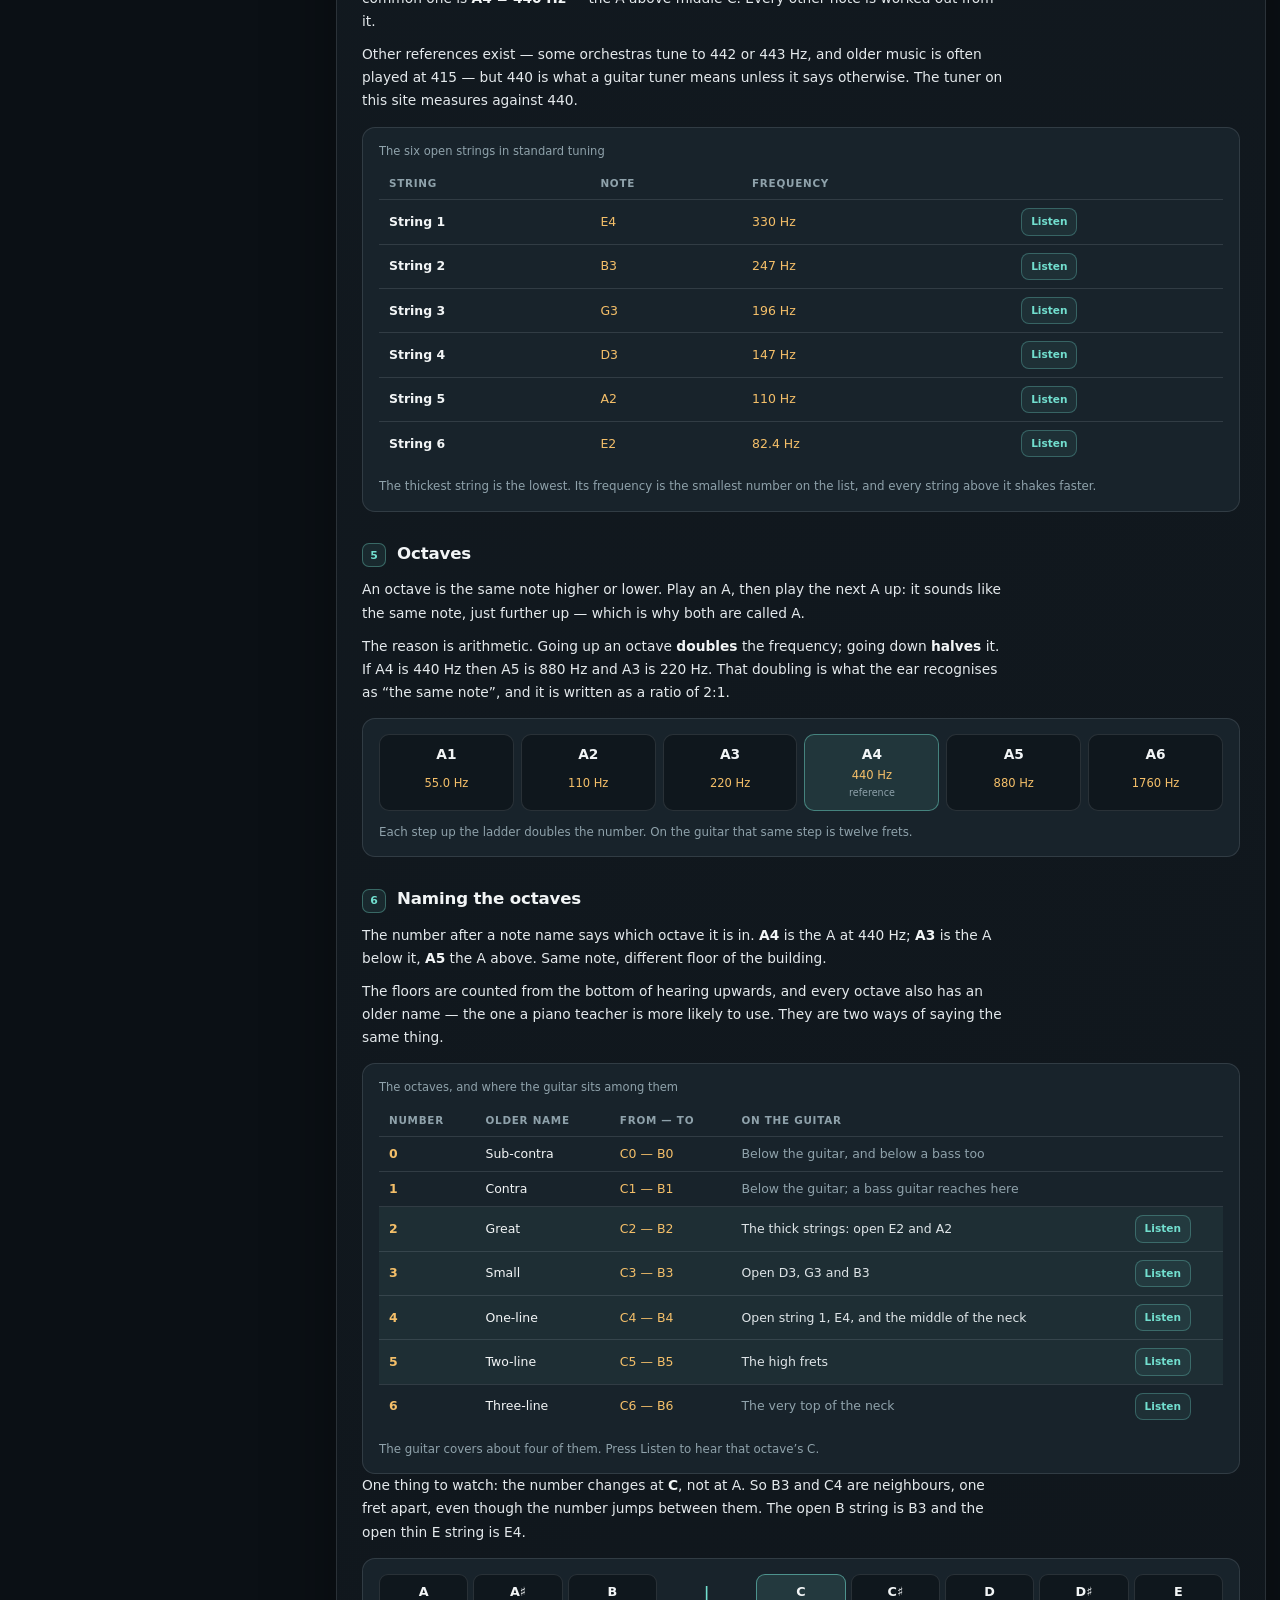
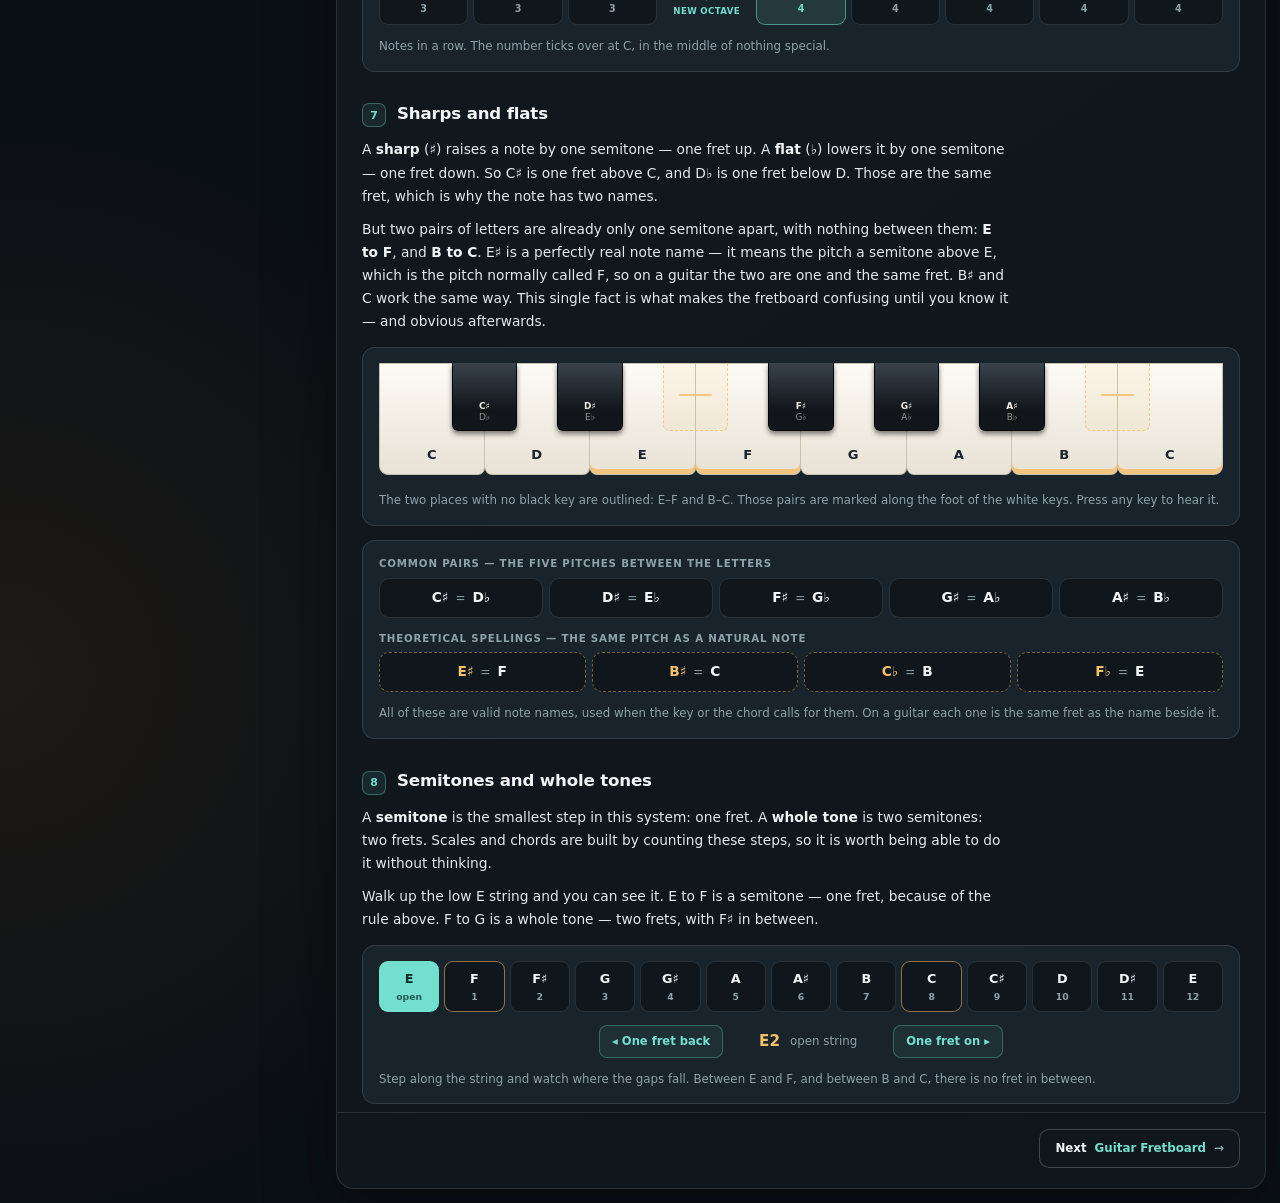
<file: theory.html>
<!doctype html>
<html lang="en">
<head>
  <meta charset="UTF-8" />
  <meta name="viewport" content="width=device-width, initial-scale=1" />
  <meta name="theme-color" content="#0b1015" />
  <meta name="description" content="Guitar music theory from the ground up: sound, notes, the fretboard and intervals" data-i18n-attr='{"content":"meta.theory.description"}' />
  <title data-i18n="meta.theory.title">ChordForge — Guitar Theory</title>
  <link rel="icon" type="image/svg+xml" href="data:image/svg+xml,%3Csvg xmlns='http://www.w3.org/2000/svg' viewBox='0 0 64 64'%3E%3Crect width='64' height='64' rx='16' fill='%230b1015'/%3E%3Cpath d='M12 17h40M12 28h40M12 39h40M12 50h40' stroke='%23f4bf69' stroke-width='2'/%3E%3Cpath d='M26 9v46M40 9v46' stroke='%237ce4d1' stroke-width='4' stroke-linecap='round'/%3E%3C/svg%3E" />
  <link rel="stylesheet" href="css/styles.css" />
  <link rel="stylesheet" href="css/training.css" />
  <link rel="stylesheet" href="css/theory.css" />
</head>
<body class="theory-page site-ready" data-theme="midnight">

  <div class="studio-shell">
    <aside class="tool-panel card" data-i18n-attr='{"aria-label":"theory.sidebarAria"}' aria-label="Curriculum">
      <div class="sidebar-header">
        <a class="brand" href="index.html" data-i18n-attr='{"aria-label":"nav.homeAria"}' aria-label="Go to home page"><span class="mark">♬</span><span data-i18n="common.brand">ChordForge<small>theory</small></span></a>
      </div>

      <nav class="app-nav" data-i18n-attr='{"aria-label":"nav.appNavAria"}' aria-label="Sections">
        <a href="index.html" class="nav-home"><i aria-hidden="true">⌂</i><span data-i18n="nav.homeLink">Home</span></a>
        <a href="tuner.html"><i aria-hidden="true">🎙</i><span data-i18n="nav.tunerLink">Tuner</span></a>
        <a href="chords.html"><i aria-hidden="true">♯</i><span data-i18n="nav.chordsLink">Chords</span></a>
        <a href="theory.html" aria-current="page"><i aria-hidden="true">✎</i><span data-i18n="nav.theoryLink">Theory</span></a>
        <a href="training-learn.html"><i aria-hidden="true">◎</i><span data-i18n="nav.learnLink">Lessons</span></a>
        <a href="training-quiz.html"><i aria-hidden="true">▶</i><span data-i18n="nav.quizLink">Quiz</span></a>
      </nav>

      <div class="sidebar-scroll">
        <section class="tool-section">
          <div class="section-kicker"><span data-i18n="theory.curriculumLabel">Curriculum</span><span class="pill" id="stageCounter">1 / 3</span></div>
          <ol class="stage-list" id="stageList" role="tablist" data-i18n-attr='{"aria-label":"theory.stageListAria"}' aria-label="Theory stages"></ol>
        </section>

        <section class="tool-section">
          <div class="section-kicker" data-i18n="theory.contentsLabel">In this stage</div>
          <ul class="lesson-list" id="lessonList"></ul>
        </section>

        <section class="tool-section">
          <div class="section-kicker" data-i18n="theory.referenceLabel">Quick reference</div>
          <p class="theory-note" data-i18n="theory.referenceHint">The twelve notes, in order. Every step is one fret.</p>
          <div class="chromatic-strip" id="chromaticStrip" data-i18n-attr='{"aria-label":"theory.chromaticAria"}' aria-label="The twelve notes"></div>
        </section>
      </div>
    </aside>

    <main class="workspace">

      <!-- ============================ 01 — Basics ============================ -->
      <section class="work card theory-stage" data-stage="basics" role="tabpanel" data-i18n-attr='{"aria-label":"theory.basics.title"}' aria-label="01 — Basics">
        <div class="work-top">
          <div>
            <span class="eyebrow" data-i18n="theory.basics.eyebrow">01 — Basics</span>
            <h1 data-i18n="theory.basics.title">The building blocks</h1>
            <p class="sub" data-i18n="theory.basics.subtitle">Understand the building blocks of music before applying them to the guitar.</p>
          </div>
          <div class="work-header-actions">
            <span class="pill" data-i18n="theory.basics.badge">8 lessons</span>
          </div>
        </div>

        <div class="theory-body">

          <article class="lesson" id="lesson-sound">
            <h2><span class="lesson-index">1</span><span data-i18n="theory.sound.title">What is sound?</span></h2>
            <p data-i18n="theory.sound.p1">A sound is something moving back and forth in the air. Pluck a string and it swings from side to side, pushing the air around it into waves that reach your ear. Nothing travels down the string to you — the string just shakes, and the air carries the shaking.</p>
            <p data-i18n-html="theory.sound.p2"><b>Frequency</b> is how many times per second it swings, measured in hertz (Hz). <b>Amplitude</b> is how far it swings. Frequency is what you hear as <b>pitch</b>: faster shaking sounds higher. Amplitude is what you hear as loudness — a harder pluck is louder, not higher.</p>
            <figure class="theory-figure">
              <div class="wave-frame">
                <svg id="waveCanvas" viewBox="0 0 640 150" preserveAspectRatio="none" role="img" data-i18n-attr='{"aria-label":"theory.sound.waveAria"}' aria-label="A wave, drawn from the chosen frequency and amplitude">
                  <line x1="0" y1="75" x2="640" y2="75" class="wave-axis" />
                  <path id="wavePath" class="wave-line" d="" />
                </svg>
              </div>
              <div class="figure-controls">
                <label class="control-row">
                  <span data-i18n="theory.sound.frequencyLabel">Frequency</span>
                  <input type="range" id="waveFrequency" min="55" max="880" step="1" value="220" />
                  <output id="waveFrequencyValue">220 Hz</output>
                </label>
                <label class="control-row">
                  <span data-i18n="theory.sound.amplitudeLabel">Amplitude</span>
                  <input type="range" id="waveAmplitude" min="8" max="64" step="1" value="40" />
                  <output id="waveAmplitudeValue">40%</output>
                </label>
                <div class="figure-readout">
                  <span data-i18n="theory.sound.nearestLabel">Nearest note</span>
                  <strong id="waveNote">A3</strong>
                  <button type="button" class="ghost-button" id="wavePlay" data-i18n="theory.listen">Listen</button>
                </div>
              </div>
              <figcaption data-i18n="theory.sound.caption">Drag the first slider and the wave gets tighter — that is higher pitch. Drag the second and it gets taller — that is louder. Press Listen at each end of the second slider and you will hear the difference; the note stays the same.</figcaption>
            </figure>
          </article>

          <article class="lesson" id="lesson-alphabet">
            <h2><span class="lesson-index">2</span><span data-i18n="theory.alphabet.title">The musical alphabet</span></h2>
            <p data-i18n-html="theory.alphabet.p1">Note names use seven letters and then stop: <b>A B C D E F G</b>. After G the sequence starts again at A, and that A is one octave above the one you began on. Seven letters, repeating for as long as the instrument has range.</p>
            <p data-i18n-html="theory.alphabet.p2">Those seven are the <b>natural</b> notes. They are not evenly spaced: between most of them there is room for one more pitch, and those in-between pitches are named with a sharp or a flat rather than with a letter of their own. That is how seven letters end up covering twelve pitches.</p>
            <figure class="theory-figure">
              <div class="alphabet-strip" id="alphabetStrip" role="group" data-i18n-attr='{"aria-label":"theory.alphabet.stripAria"}' aria-label="The seven letters"></div>
              <figcaption data-i18n="theory.alphabet.caption">Seven letters, and then round again. Press one to hear it.</figcaption>
            </figure>
          </article>

          <article class="lesson" id="lesson-notes">
            <h2><span class="lesson-index">3</span><span data-i18n="theory.notes.title">The twelve pitch classes</span></h2>
            <p data-i18n-html="theory.notes.p1">The chromatic system divides the octave into <b>12 pitch classes</b>: twelve named pitches, after which the names begin again one octave higher. A pitch class is the name without the octave — every C anywhere on the instrument belongs to pitch class C. A guitar is built to equal temperament, which spaces those twelve evenly: one fret raises the pitch by exactly one step.</p>
            <figure class="theory-figure">
              <div class="note-ring" id="noteRing" role="group" data-i18n-attr='{"aria-label":"theory.notes.ringAria"}' aria-label="The twelve notes"></div>
              <div class="figure-readout wide">
                <span data-i18n="theory.notes.selectedLabel">Selected</span>
                <strong id="ringSharp">C</strong>
                <span class="equals">=</span>
                <strong id="ringFlat">C</strong>
                <span class="theory-note" id="ringExplain" data-i18n="theory.notes.natural">A natural note — it has only one name.</span>
              </div>
              <figcaption data-i18n="theory.notes.caption">Seven notes have plain letter names. The five in between have two names each, one sharp and one flat, and both mean the same fret.</figcaption>
            </figure>
            <p data-i18n-html="theory.notes.p2"><b>Enharmonic equivalents</b> are two names for one pitch: C♯ and D♭ are the same fret, played the same way, and which name is used depends on the key the music is written in. This site writes sharps, so you will see C♯ rather than D♭.</p>
          </article>

          <article class="lesson" id="lesson-pitch">
            <h2><span class="lesson-index">4</span><span data-i18n="theory.pitch.title">Pitch</span></h2>
            <p data-i18n-html="theory.pitch.p1">Pitch is how high or low a note sounds, and it comes straight from frequency: higher frequency, higher pitch. To name pitches everyone has to agree on one reference, and the common one is <b>A4 = 440 Hz</b> — the A above middle C. Every other note is worked out from it.</p>
            <p data-i18n="theory.pitch.p2">Other references exist — some orchestras tune to 442 or 443 Hz, and older music is often played at 415 — but 440 is what a guitar tuner means unless it says otherwise. The tuner on this site measures against 440.</p>
            <figure class="theory-figure">
              <div class="table-scroll"><table class="theory-table" id="stringTable">
                <caption data-i18n="theory.pitch.tableCaption">The six open strings in standard tuning</caption>
                <thead>
                  <tr>
                    <th scope="col" data-i18n="theory.pitch.colString">String</th>
                    <th scope="col" data-i18n="theory.pitch.colNote">Note</th>
                    <th scope="col" data-i18n="theory.pitch.colFrequency">Frequency</th>
                    <th scope="col"><span class="visually-hidden" data-i18n="theory.listen">Listen</span></th>
                  </tr>
                </thead>
                <tbody></tbody>
              </table></div>
              <figcaption data-i18n="theory.pitch.caption">The thickest string is the lowest. Its frequency is the smallest number on the list, and every string above it shakes faster.</figcaption>
            </figure>
          </article>

          <article class="lesson" id="lesson-octaves">
            <h2><span class="lesson-index">5</span><span data-i18n="theory.octaves.title">Octaves</span></h2>
            <p data-i18n="theory.octaves.p1">An octave is the same note higher or lower. Play an A, then play the next A up: it sounds like the same note, just further up — which is why both are called A.</p>
            <p data-i18n-html="theory.octaves.p2">The reason is arithmetic. Going up an octave <b>doubles</b> the frequency; going down <b>halves</b> it. If A4 is 440 Hz then A5 is 880 Hz and A3 is 220 Hz. That doubling is what the ear recognises as “the same note”, and it is written as a ratio of 2:1.</p>
            <figure class="theory-figure">
              <div class="octave-ladder" id="octaveLadder" role="group" data-i18n-attr='{"aria-label":"theory.octaves.ladderAria"}' aria-label="Octaves of A"></div>
              <figcaption data-i18n="theory.octaves.caption">Each step up the ladder doubles the number. On the guitar that same step is twelve frets.</figcaption>
            </figure>
          </article>

          <article class="lesson" id="lesson-octavenames">
            <h2><span class="lesson-index">6</span><span data-i18n="theory.octavenames.title">Naming the octaves</span></h2>
            <p data-i18n-html="theory.octavenames.p1">The number after a note name says which octave it is in. <b>A4</b> is the A at 440 Hz; <b>A3</b> is the A below it, <b>A5</b> the A above. Same note, different floor of the building.</p>
            <p data-i18n-html="theory.octavenames.p2">The floors are counted from the bottom of hearing upwards, and every octave also has an older name — the one a piano teacher is more likely to use. They are two ways of saying the same thing.</p>
            <figure class="theory-figure">
              <div class="table-scroll"><table class="theory-table" id="octaveTable">
                <caption data-i18n="theory.octavenames.tableCaption">The octaves, and where the guitar sits among them</caption>
                <thead>
                  <tr>
                    <th scope="col" data-i18n="theory.octavenames.colNumber">Number</th>
                    <th scope="col" data-i18n="theory.octavenames.colName">Older name</th>
                    <th scope="col" data-i18n="theory.octavenames.colRange">From — to</th>
                    <th scope="col" data-i18n="theory.octavenames.colGuitar">On the guitar</th>
                    <th scope="col"><span class="visually-hidden" data-i18n="theory.listen">Listen</span></th>
                  </tr>
                </thead>
                <tbody></tbody>
              </table></div>
              <figcaption data-i18n="theory.octavenames.caption">The guitar covers about four of them. Press Listen to hear that octave’s C.</figcaption>
            </figure>
            <p data-i18n-html="theory.octavenames.p3">One thing to watch: the number changes at <b>C</b>, not at A. So B3 and C4 are neighbours, one fret apart, even though the number jumps between them. The open B string is B3 and the open thin E string is E4.</p>
            <figure class="theory-figure">
              <div class="border-walk" id="octaveBorder" role="group" data-i18n-attr='{"aria-label":"theory.octavenames.borderAria"}' aria-label="Where the octave number changes"></div>
              <figcaption data-i18n="theory.octavenames.borderCaption">Notes in a row. The number ticks over at C, in the middle of nothing special.</figcaption>
            </figure>
          </article>

          <article class="lesson" id="lesson-accidentals">
            <h2><span class="lesson-index">7</span><span data-i18n="theory.accidentals.title">Sharps and flats</span></h2>
            <p data-i18n-html="theory.accidentals.p1">A <b>sharp</b> (♯) raises a note by one semitone — one fret up. A <b>flat</b> (♭) lowers it by one semitone — one fret down. So C♯ is one fret above C, and D♭ is one fret below D. Those are the same fret, which is why the note has two names.</p>
            <p data-i18n-html="theory.accidentals.p2">But two pairs of letters are already only one semitone apart, with nothing between them: <b>E to F</b>, and <b>B to C</b>. E♯ is a perfectly real note name — it means the pitch a semitone above E, which is the pitch normally called F, so on a guitar the two are one and the same fret. B♯ and C work the same way. This single fact is what makes the fretboard confusing until you know it — and obvious afterwards.</p>
            <figure class="theory-figure">
              <div class="keys-frame">
                <div class="piano" id="keyboardStrip" role="group" data-i18n-attr='{"aria-label":"theory.accidentals.keysAria"}' aria-label="One octave of keys"></div>
              </div>
              <figcaption data-i18n="theory.accidentals.caption">The two places with no black key are outlined: E–F and B–C. Those pairs are marked along the foot of the white keys. Press any key to hear it.</figcaption>
            </figure>
            <figure class="theory-figure">
              <div class="enharmonic-block">
                <span class="control-label" data-i18n="theory.accidentals.commonNote">Common pairs — the five pitches between the letters</span>
                <div class="enharmonic-row" id="enharmonicPairs" role="group" data-i18n-attr='{"aria-label":"theory.accidentals.enharmonicAria"}' aria-label="The same pitch, two names"></div>
              </div>
              <div class="enharmonic-block">
                <span class="control-label" data-i18n="theory.accidentals.theoreticalNote">Theoretical spellings — the same pitch as a natural note</span>
                <div class="enharmonic-row" id="enharmonicTheoretical" role="group" data-i18n-attr='{"aria-label":"theory.accidentals.theoreticalAria"}' aria-label="Theoretical enharmonic spellings"></div>
              </div>
              <figcaption data-i18n="theory.accidentals.theoreticalHint">All of these are valid note names, used when the key or the chord calls for them. On a guitar each one is the same fret as the name beside it.</figcaption>
            </figure>
          </article>

          <article class="lesson" id="lesson-steps">
            <h2><span class="lesson-index">8</span><span data-i18n="theory.steps.title">Semitones and whole tones</span></h2>
            <p data-i18n-html="theory.steps.p1">A <b>semitone</b> is the smallest step in this system: one fret. A <b>whole tone</b> is two semitones: two frets. Scales and chords are built by counting these steps, so it is worth being able to do it without thinking.</p>
            <p data-i18n="theory.steps.p2">Walk up the low E string and you can see it. E to F is a semitone — one fret, because of the rule above. F to G is a whole tone — two frets, with F♯ in between.</p>
            <figure class="theory-figure">
              <div class="step-walk" id="stepWalk" role="group" data-i18n-attr='{"aria-label":"theory.steps.walkAria"}' aria-label="Walking up the low E string"></div>
              <div class="figure-controls inline">
                <button type="button" class="ghost-button" id="stepDown" data-i18n="theory.steps.back">◂ One fret back</button>
                <span class="figure-readout compact"><strong id="stepNote">E2</strong><span id="stepGap" data-i18n="theory.steps.openString">open string</span></span>
                <button type="button" class="ghost-button" id="stepUp" data-i18n="theory.steps.forward">One fret on ▸</button>
              </div>
              <figcaption data-i18n="theory.steps.caption">Step along the string and watch where the gaps fall. Between E and F, and between B and C, there is no fret in between.</figcaption>
            </figure>
          </article>

        </div>

        <nav class="stage-pager" data-i18n-attr='{"aria-label":"theory.pagerAria"}' aria-label="Stage navigation">
          <span></span>
          <button type="button" class="pager-button next" data-goto="fretboard"><span data-i18n="theory.next">Next</span><b data-i18n="theory.fretboard.eyebrowShort">Guitar Fretboard</b><i aria-hidden="true">→</i></button>
        </nav>
      </section>

      <!-- ======================= 02 — The Guitar Fretboard ======================= -->
      <section class="work card theory-stage" data-stage="fretboard" role="tabpanel" hidden data-i18n-attr='{"aria-label":"theory.fretboard.title"}' aria-label="02 — The Guitar Fretboard">
        <div class="work-top">
          <div>
            <span class="eyebrow" data-i18n="theory.fretboard.eyebrow">02 — The Guitar Fretboard</span>
            <h1 data-i18n="theory.fretboard.title">Notes on the neck</h1>
            <p class="sub" data-i18n="theory.fretboard.subtitle">Learn how musical notes are mapped onto the guitar neck.</p>
          </div>
          <div class="work-header-actions">
            <span class="pill" id="neckTuningBadge">E · A · D · G · B · E</span>
            <button type="button" class="board-flip" id="neckFlip" aria-pressed="false"><i aria-hidden="true">⭯</i><span data-i18n="common.boardFlip">Rotate the neck</span></button>
          </div>
        </div>

        <div class="theory-body">

          <article class="lesson" id="lesson-tuning">
            <h2><span class="lesson-index">1</span><span data-i18n="theory.tuning.title">Standard tuning</span></h2>
            <p data-i18n-html="theory.tuning.p1">Strings are numbered from the thinnest down: string 1 is the thin E at the bottom of the neck as you look at it, string 6 is the thick E on top. In standard tuning, from thickest to thinnest, they are <b>E A D G B E</b>.</p>
            <p data-i18n="theory.tuning.p2">The two E strings are two octaves apart — same letter, same name, very different pitch. Everywhere on this site the neck is drawn with string 6 at the bottom and string 1 at the top, the way it looks when the guitar is in your hands.</p>
            <p data-i18n-html="theory.tuning.p3">Those six notes are not a random pick. Tuning starts from <b>E2</b> on the thickest string, and most strings after it are a <b>perfect fourth</b> — five frets — above the one before. One is not: from string 3 to string 2, G to B, the step is a <b>major third</b>, four frets.</p>
            <figure class="theory-figure">
              <div class="tuning-chain" id="tuningChain" role="group" data-i18n-attr='{"aria-label":"theory.tuning.chainAria"}' aria-label="How the strings are tuned from each other"></div>
              <figcaption data-i18n="theory.tuning.chainCaption">Five steps from the thickest string to the thinnest. Four are the same size; the odd one out is marked.</figcaption>
            </figure>
            <p data-i18n="theory.tuning.p4">That one odd step is worth remembering: it is why chord shapes change on the top two strings, and why the octave shapes shift by a fret once they cross the B string. In exchange, chords stay inside a four-finger reach instead of demanding a fifth.</p>
          </article>

          <article class="lesson" id="lesson-frets">
            <h2><span class="lesson-index">2</span><span data-i18n="theory.frets.title">Strings and frets</span></h2>
            <p data-i18n="theory.frets.p1">Each fret shortens the string a little, which makes it shake faster. One fret up is one semitone up. Twelve frets up is twelve semitones — a whole octave, so the note repeats and the frequency has doubled.</p>
            <p data-i18n="theory.frets.p2">The board below is the whole neck with every note named. Press any fret to hear it and read it off; the panel underneath tells you the note, where it is, and how fast it shakes.</p>

            <div class="neck-lab">
              <div class="neck-lab-controls">
                <div class="control-group">
                  <span class="control-label" data-i18n="theory.frets.stringLabel">Read one string</span>
                  <div class="chip-row" id="stringPicker" role="radiogroup" data-i18n-attr='{"aria-label":"theory.frets.stringAria"}' aria-label="String to read"></div>
                </div>
                <div class="control-group">
                  <span class="control-label" data-i18n="theory.frets.showLabel">Show</span>
                  <div class="chip-row">
                    <button type="button" class="toggle-chip" id="showOctaves" aria-pressed="false" data-i18n="theory.frets.showOctaves">Octaves of the chosen note</button>
                    <button type="button" class="toggle-chip" id="showMarkers" aria-pressed="false" data-i18n="theory.frets.showMarkers">Fret markers</button>
                  </div>
                </div>
              </div>
              <div class="training-board-scroll"><div class="interval-board note-board" id="neckBoard" data-i18n-attr='{"aria-label":"theory.frets.boardAria"}' aria-label="Fretboard with every note named"></div></div>
              <div class="neck-readout" id="neckReadout" aria-live="polite"></div>
            </div>
          </article>

          <article class="lesson" id="lesson-halfsteps">
            <h2><span class="lesson-index">3</span><span data-i18n="theory.halfsteps.title">Why E–F and B–C are different</span></h2>
            <p data-i18n="theory.halfsteps.p1">Most neighbouring letters are a whole tone apart: C to D, D to E, F to G, G to A, A to B. Two frets, with a sharp in the middle.</p>
            <p data-i18n-html="theory.halfsteps.p2">Two are not. <b>E to F</b> is one fret, and <b>B to C</b> is one fret. That is why the first fret of the low E string is normally called F: E♯ and F are enharmonic equivalents — the same pitch, the same fret — and F is the name that fits almost every key you will meet. The first fret of the B string is C for the same reason. Once you expect those two, naming notes along a string stops being guesswork.</p>
            <figure class="theory-figure">
              <div class="gap-map" id="gapMap" role="group" data-i18n-attr='{"aria-label":"theory.halfsteps.mapAria"}' aria-label="Distance between neighbouring letters"></div>
              <figcaption data-i18n="theory.halfsteps.caption">Seven letters, and the distance from each to the next. Only two of them are a single fret.</figcaption>
            </figure>
          </article>

          <article class="lesson" id="lesson-finding">
            <h2><span class="lesson-index">4</span><span data-i18n="theory.finding.title">Finding notes on the neck</span></h2>
            <p data-i18n-html="theory.finding.p1">There is a method, and it is duller than it is difficult. Learn the six open strings — <b>E A D G B E</b>. Then walk up chromatically from whichever one you need, remembering that E–F and B–C have no fret between them.</p>
            <p data-i18n="theory.finding.p2">On the A string that gives: open A, 1 = A♯, 2 = B, 3 = C (no gap after B), 4 = C♯, 5 = D. Use the string chooser in the board above to read one string at a time — that is how it actually sticks.</p>
            <figure class="theory-figure">
              <div class="run-strip" id="runStrip" role="group" data-i18n-attr='{"aria-label":"theory.finding.runAria"}' aria-label="Notes along the chosen string"></div>
              <figcaption data-i18n="theory.finding.caption">The chosen string, fret by fret. Underlined steps are the single-fret ones.</figcaption>
            </figure>
          </article>

          <article class="lesson" id="lesson-markers">
            <h2><span class="lesson-index">5</span><span data-i18n="theory.markers.title">Fret markers</span></h2>
            <p data-i18n-html="theory.markers.p1">The dots inlaid in the neck are there so your hand knows where it is without looking twice. They sit at frets <b>3, 5, 7, 9</b>, then a double marker at <b>12</b>, then 15, 17, 19, 21 and a double at 24 — the pattern repeats after the twelfth.</p>
            <p data-i18n="theory.markers.p2">The double marker at 12 is the important one: the twelfth fret is the octave. Every string played there is the open string again, one octave higher, and the second half of the neck repeats the first.</p>
            <p data-i18n="theory.markers.p3">The boards on this site draw 15 frets, so the markers you will see on them are 3, 5, 7 and 9, the double one at 12, and 15.</p>
            <button type="button" class="ghost-button" data-scroll-to="lesson-frets" data-i18n="theory.markers.goToBoard">Show the markers on the board ↑</button>
          </article>

          <article class="lesson" id="lesson-twelfth">
            <h2><span class="lesson-index">6</span><span data-i18n="theory.twelfth.title">The twelfth fret</span></h2>
            <p data-i18n="theory.twelfth.p1">Twelve frets is twelve semitones, and twelve semitones is an octave. So the twelfth fret of any string is that string’s open note again, one octave higher, at exactly double the frequency.</p>
            <p data-i18n="theory.twelfth.p2">That is what the double marker is telling you, and it is why the neck above the twelfth fret repeats the neck below it: fret 13 is fret 1 an octave up, fret 14 is fret 2, and so on to the end of the board.</p>
            <figure class="theory-figure">
              <div class="octave-pairs" id="twelfthPairs" role="group" data-i18n-attr='{"aria-label":"theory.twelfth.pairsAria"}' aria-label="Open string and twelfth fret, for each string"></div>
              <figcaption data-i18n="theory.twelfth.caption">Press a string to hear its open note and then its twelfth fret. Same name, one octave apart, double the frequency.</figcaption>
            </figure>
          </article>

          <article class="lesson" id="lesson-everynote">
            <h2><span class="lesson-index">7</span><span data-i18n="theory.everynote.title">Find every note</span></h2>
            <p data-i18n="theory.everynote.p1">Pick a note and every place it sits on the neck lights up at once. One pitch class turns up several times across six strings, and seeing all of them together is what turns the neck from a grid into a map.</p>
            <p data-i18n="theory.everynote.p2">Two patterns are worth looking for: on any one string the note comes back every twelve frets, and the copies on neighbouring strings always sit in the same shapes — which is what stage 04 is about.</p>

            <div class="neck-lab">
              <div class="neck-lab-controls">
                <div class="control-group wide">
                  <span class="control-label" data-i18n="theory.everynote.pickLabel">Note</span>
                  <div class="chip-row" id="findPicker" role="radiogroup" data-i18n-attr='{"aria-label":"theory.everynote.pickAria"}' aria-label="Note to find"></div>
                </div>
              </div>
              <div class="training-board-scroll"><div class="interval-board note-board find-board" id="findBoard" data-i18n-attr='{"aria-label":"theory.everynote.boardAria"}' aria-label="Every position of the chosen note"></div></div>
              <div class="neck-readout" id="findReadout" aria-live="polite"></div>
            </div>
          </article>

        </div>

        <nav class="stage-pager" data-i18n-attr='{"aria-label":"theory.pagerAria"}' aria-label="Stage navigation">
          <button type="button" class="pager-button prev" data-goto="basics"><i aria-hidden="true">←</i><span data-i18n="theory.previous">Back</span><b data-i18n="theory.basics.eyebrowShort">Basics</b></button>
          <button type="button" class="pager-button next" data-goto="intervals"><span data-i18n="theory.next">Next</span><b data-i18n="theory.intervals.eyebrowShort">Intervals</b><i aria-hidden="true">→</i></button>
        </nav>
      </section>

      <!-- =========================== 03 — Intervals =========================== -->
      <section class="work card theory-stage" data-stage="intervals" role="tabpanel" hidden data-i18n-attr='{"aria-label":"theory.intervals.title"}' aria-label="03 — Intervals">
        <div class="work-top">
          <div>
            <span class="eyebrow" data-i18n="theory.intervals.eyebrow">03 — Intervals</span>
            <h1 data-i18n="theory.intervals.title">The distance between notes</h1>
            <p class="sub" data-i18n="theory.intervals.subtitle">Intervals are the distance between two notes. They are the foundation of scales, chords and melodies.</p>
          </div>
          <div class="work-header-actions">
            <span class="pill" id="intervalBadge">Perfect 5th</span>
            <button type="button" class="board-flip" id="intervalFlip" aria-pressed="false"><i aria-hidden="true">⭯</i><span data-i18n="common.boardFlip">Rotate the neck</span></button>
          </div>
        </div>

        <div class="theory-body">

          <article class="lesson" id="lesson-whatis">
            <h2><span class="lesson-index">1</span><span data-i18n="theory.whatis.title">What is an interval?</span></h2>
            <p data-i18n="theory.whatis.p1">An interval is the distance between two pitches — nothing more. Because one fret is one semitone, on a guitar that musical distance is also a physical one you can see and count.</p>
            <p data-i18n="theory.whatis.p2">Play the open A string and the note four frets up on the same string. That distance is four semitones, which is a major third. On a single string that holds anywhere on the neck: four frets are always a major third.</p>
            <p data-i18n-html="theory.whatis.p3">Across two strings the interval is still whatever the two pitches say it is — but the <b>shape</b> your hand makes to get it depends on how the instrument is tuned, and on a guitar it changes when the move crosses from string 3 to string 2. That is why stage 04 works the shapes out from the tuning rather than listing them.</p>
          </article>

          <article class="lesson" id="lesson-names">
            <h2><span class="lesson-index">2</span><span data-i18n="theory.names.title">Intervals from unison to octave</span></h2>
            <p data-i18n="theory.names.p1">Every chromatic distance from unison up to the octave has a common name, a short code you will see on charts, and a fixed number of semitones. Press any row to hear it played from the open A string.</p>
            <p data-i18n="theory.names.p2">One row carries two names. Six semitones is the tritone, and depending on how the two notes are spelled it is called an augmented 4th or a diminished 5th — both mean the same six semitones. There is a lesson on it further down.</p>
            <figure class="theory-figure">
              <div class="table-scroll"><table class="theory-table interval-table" id="intervalTable">
                <caption data-i18n="theory.names.tableCaption">Every interval inside one octave</caption>
                <thead>
                  <tr>
                    <th scope="col" data-i18n="theory.names.colName">Interval</th>
                    <th scope="col" data-i18n="theory.names.colShort">Short</th>
                    <th scope="col" data-i18n="theory.names.colSemitones">Semitones</th>
                    <th scope="col" data-i18n="theory.names.colExample">From A</th>
                    <th scope="col"><span class="visually-hidden" data-i18n="theory.listen">Listen</span></th>
                  </tr>
                </thead>
                <tbody></tbody>
              </table></div>
            </figure>
          </article>

          <article class="lesson" id="lesson-formulas">
            <h2><span class="lesson-index">3</span><span data-i18n="theory.formulas.title">Semitone distance</span></h2>
            <p data-i18n="theory.formulas.p1">Written as a number of semitones, the whole set becomes a ruler you can count along the neck: 1 is a minor 2nd, 2 a major 2nd, 3 a minor 3rd, 4 a major 3rd, and so on to 12, the octave.</p>
            <figure class="theory-figure">
              <div class="ruler" id="intervalRuler" role="group" data-i18n-attr='{"aria-label":"theory.formulas.rulerAria"}' aria-label="Semitone ruler"></div>
              <figcaption data-i18n="theory.formulas.caption">Twelve frets, twelve steps. Press a step to select that interval below.</figcaption>
            </figure>
          </article>

          <article class="lesson" id="lesson-quality">
            <h2><span class="lesson-index">4</span><span data-i18n="theory.quality.title">Perfect, major and minor</span></h2>
            <p data-i18n="theory.quality.p1">An interval is not named by its semitone count alone. The number in the name — 2nd, 3rd, 4th — counts letter names from one note to the other, and the word in front of it says how wide that distance actually is.</p>
            <p data-i18n-html="theory.quality.p2">There are two families. The <b>perfect</b> intervals are the unison, the 4th, the 5th and the octave: each comes in one basic size. The <b>major</b> and <b>minor</b> intervals are the 2nd, 3rd, 6th and 7th: each comes in two sizes a semitone apart, and the minor one is the narrower.</p>
            <figure class="theory-figure">
              <div class="quality-split" id="qualitySplit"></div>
              <figcaption data-i18n="theory.quality.caption">Every example is measured up from C. Press one to hear it.</figcaption>
            </figure>
          </article>

          <article class="lesson" id="lesson-altered">
            <h2><span class="lesson-index">5</span><span data-i18n="theory.altered.title">Augmented and diminished</span></h2>
            <p data-i18n-html="theory.altered.p1">Two more quality words, and both work by moving a known interval one semitone. <b>Augmented</b> is one semitone wider than the perfect or major interval of the same number. <b>Diminished</b> is one semitone narrower than the perfect or minor one.</p>
            <p data-i18n="theory.altered.p2">The resulting distance usually has a plainer name as well, and both names are right — they describe the same fret from different directions. C to F♯ is an augmented 4th because F is the fourth letter up from C; C to G♭ is a diminished 5th because G is the fifth. The fret is the same one.</p>
            <figure class="theory-figure">
              <div class="table-scroll"><table class="theory-table" id="alteredTable">
                <caption data-i18n="theory.altered.tableCaption">Altered intervals, measured up from C</caption>
                <thead>
                  <tr>
                    <th scope="col" data-i18n="theory.altered.colInterval">Interval</th>
                    <th scope="col" data-i18n="theory.altered.colNotes">Notes</th>
                    <th scope="col" data-i18n="theory.altered.colSemitones">Semitones</th>
                    <th scope="col" data-i18n="theory.altered.colSame">Same distance as</th>
                    <th scope="col"><span class="visually-hidden" data-i18n="theory.listen">Listen</span></th>
                  </tr>
                </thead>
                <tbody></tbody>
              </table></div>
              <figcaption data-i18n="theory.altered.caption">On an equal-tempered guitar the two spellings in a row are the same fret. In written music they are not interchangeable: the spelling says what the note is doing.</figcaption>
            </figure>
          </article>

          <article class="lesson" id="lesson-tritone">
            <h2><span class="lesson-index">6</span><span data-i18n="theory.tritone.title">The tritone</span></h2>
            <p data-i18n="theory.tritone.p1">Six semitones: exactly half an octave, and the only interval that inverts into itself. The name comes from the three whole tones it is made of.</p>
            <p data-i18n-html="theory.tritone.p2">It has two spellings and both are correct. Up from C to F♯ it is an <b>augmented 4th</b>; up from C to G♭ it is a <b>diminished 5th</b>. Six semitones either way, the same fret on a guitar — which name is used follows the key and the chord it sits in.</p>
            <p data-i18n="theory.tritone.p3">On its own it sounds unresolved, which is why it is worth knowing by ear. Inside a dominant seventh chord, where the 3rd and the flattened 7th are a tritone apart, it is completely ordinary — and it is what makes that chord want to move somewhere.</p>
            <figure class="theory-figure">
              <div class="tritone-pair" id="tritonePair" role="group" data-i18n-attr='{"aria-label":"theory.tritone.pairAria"}' aria-label="The two spellings of the tritone"></div>
              <figcaption data-i18n="theory.tritone.caption">Both are six semitones up from C, and on a guitar both are the same fret.</figcaption>
            </figure>
          </article>

          <article class="lesson" id="lesson-onneck">
            <h2><span class="lesson-index">7</span><span data-i18n="theory.onneck.title">Intervals on the fretboard</span></h2>
            <p data-i18n="theory.onneck.p1">Pick a note on the board, pick an interval, and every place that interval lands is marked — above and below. This is the same map the Lessons page draws, put here so the theory and the neck stay in one view.</p>

            <div class="neck-lab">
              <div class="interval-rail" id="theoryIntervalRail" role="radiogroup" data-i18n-attr='{"aria-label":"training.learn.intervalSelectAria"}' aria-label="Interval"></div>
              <div class="training-board-scroll"><div class="interval-board" id="intervalBoard" data-i18n-attr='{"aria-label":"theory.onneck.boardAria"}' aria-label="Interval positions on the neck"></div></div>
              <div class="interval-explainer" id="intervalExplainer" aria-live="polite"></div>
              <div class="board-legend">
                <span><i class="legend-anchor">1</i> <span data-i18n="training.board.anchorLegend">anchor note</span></span>
                <span><i class="legend-target">m3</i> <span data-i18n="training.board.targetLegend">matching positions</span></span>
                <span data-i18n="training.board.hint">Click another note to rebuild the map</span>
              </div>
            </div>
          </article>

          <article class="lesson" id="lesson-inversion">
            <h2><span class="lesson-index">8</span><span data-i18n="theory.inversion.title">Interval inversion</span></h2>
            <p data-i18n="theory.inversion.p1">Invert an interval and the two notes swap places: the lower one moves up an octave, or the upper one moves down one. C up to E is a major 3rd; E up to C is a minor 6th. The same two note names, a different distance.</p>
            <p data-i18n-html="theory.inversion.p2"><b>An interval and its inversion always add up to twelve semitones — one octave.</b> A major 3rd is 4, so its inversion is 8, which is a minor 6th. Perfect stays perfect, major becomes minor and minor becomes major, and the tritone inverts into itself.</p>
            <figure class="theory-figure">
              <div class="inversion-lab" id="inversionLab" role="group" data-i18n-attr='{"aria-label":"theory.inversion.labAria"}' aria-label="An interval and its inversion"></div>
              <div class="table-scroll"><table class="theory-table" id="inversionTable">
                <caption data-i18n="theory.inversion.tableCaption">Every inversion pair</caption>
                <thead>
                  <tr>
                    <th scope="col" data-i18n="theory.inversion.colInterval">Interval</th>
                    <th scope="col" data-i18n="theory.inversion.colInverted">Inverts to</th>
                    <th scope="col" data-i18n="theory.inversion.colSum">Semitones</th>
                  </tr>
                </thead>
                <tbody></tbody>
              </table></div>
              <figcaption data-i18n="theory.inversion.caption">Press Invert to turn the pair over, or pick any row of the table.</figcaption>
            </figure>
          </article>

          <article class="lesson" id="lesson-character">
            <h2><span class="lesson-index">9</span><span data-i18n="theory.character.title">How they sound</span></h2>
            <p data-i18n="theory.character.p1">Intervals have a character, and it is worth having words for it. Treat what follows as a first impression, not a rule: context changes everything. A tritone is harsh on its own and completely ordinary inside a dominant seventh chord.</p>
            <figure class="theory-figure">
              <ul class="character-list" id="characterList"></ul>
            </figure>
          </article>

          <article class="lesson" id="lesson-ear">
            <h2><span class="lesson-index">10</span><span data-i18n="theory.ear.title">Train your ear</span></h2>
            <p data-i18n="theory.ear.p1">Naming an interval by sight is one skill; hearing it is another. Play the pair below and pick what you heard. Nothing is timed, and you can listen as many times as you like.</p>
            <div class="ear-trainer" id="earTrainer">
              <div class="ear-head">
                <button type="button" class="listen-button" id="earPlay"><span aria-hidden="true">▶</span><span data-i18n="theory.ear.play">Play the interval</span></button>
                <span class="ear-score" aria-live="polite"><span data-i18n="theory.ear.correct">Correct</span> <strong id="earCorrect">0</strong> · <span data-i18n="theory.ear.wrong">Wrong</span> <strong id="earWrong">0</strong></span>
              </div>
              <div class="answer-grid" id="earAnswers" data-i18n-attr='{"aria-label":"training.quiz.answerGridAria"}' aria-label="Answer choices"></div>
              <p class="quiz-feedback" id="earFeedback" aria-live="assertive" data-i18n="theory.ear.hint">Press play, then choose what you heard.</p>
            </div>
          </article>

        </div>

        <nav class="stage-pager" data-i18n-attr='{"aria-label":"theory.pagerAria"}' aria-label="Stage navigation">
          <button type="button" class="pager-button prev" data-goto="fretboard"><i aria-hidden="true">←</i><span data-i18n="theory.previous">Back</span><b data-i18n="theory.fretboard.eyebrowShort">Guitar Fretboard</b></button>
          <button type="button" class="pager-button next" data-goto="shapes"><span data-i18n="theory.next">Next</span><b data-i18n="theory.shapes.eyebrowShort">Fretboard Shapes</b><i aria-hidden="true">→</i></button>
        </nav>
      </section>


      <!-- ======================= 04 — Shapes on the neck ======================= -->
      <section class="work card theory-stage" data-stage="shapes" role="tabpanel" hidden data-i18n-attr='{"aria-label":"theory.shapes.title"}' aria-label="04 — Fretboard Shapes">
        <div class="work-top">
          <div>
            <span class="eyebrow" data-i18n="theory.shapes.eyebrow">04 — Fretboard Shapes</span>
            <h1 data-i18n="theory.shapes.title">The shapes that repeat</h1>
            <p class="sub" data-i18n="theory.shapes.subtitle">How interval shapes are built out of the guitar’s tuning, why they repeat across the neck, and how to work any of them out.</p>
          </div>
          <div class="work-header-actions">
            <span class="pill" id="shapeBadge">Octave</span>
            <button type="button" class="board-flip" id="shapeFlip" aria-pressed="false"><i aria-hidden="true">⭯</i><span data-i18n="common.boardFlip">Rotate the neck</span></button>
          </div>
        </div>

        <div class="theory-body">

          <article class="lesson" id="lesson-stringstep">
            <h2><span class="lesson-index">1</span><span data-i18n="theory.shapes.why.title">What a string crossing is worth</span></h2>
            <p data-i18n-html="theory.shapes.why.p1">Most neighbouring strings are tuned a perfect fourth apart — five semitones. For those pairs <b>stepping across to the next string is the same move as sliding five frets up the string you are on</b>, and every shape on this page comes out of that one sentence.</p>
            <p data-i18n-html="theory.shapes.why.p2">The exception is <b>G to B</b>, string 3 to string 2: that step is a major third, four semitones, so the crossing is worth <b>four</b> frets rather than five. Every shape that reaches across the B string shifts by a fret because of it.</p>
            <p data-i18n="theory.shapes.why.p3">That is why the list below holds two octave shapes rather than one. They are the same octave: the second is the first, moved a fret along to pay for the B string. The same happens to every other shape that reaches across it.</p>
            <figure class="theory-figure">
              <div class="string-steps" id="stringSteps" role="group" data-i18n-attr='{"aria-label":"theory.shapes.why.stepsAria"}' aria-label="What each string crossing is worth"></div>
              <figcaption data-i18n="theory.shapes.why.caption">What each crossing is worth. Five every time, except the one marked.</figcaption>
            </figure>
          </article>

          <article class="lesson" id="lesson-shapemath">
            <h2><span class="lesson-index">2</span><span data-i18n="theory.shapes.math.title">Where a shape comes from</span></h2>
            <p data-i18n="theory.shapes.math.p1">From there it is addition. Count what the string crossings are worth, add the frets you slide, and you have the distance in semitones — and a distance in semitones is an interval.</p>
            <p data-i18n="theory.shapes.math.p2">The shape you pick is drawn straight onto the neck: an arrow for every string crossed, carrying what that crossing costs, and an arrow for the fret slide.</p>
            <p data-i18n="theory.shapes.math.p3">It works the other way round too: press any note on the neck, then a second one, and the distance between them is counted out the same way. If that pair is one of the shapes in the list, it lights up. A third press starts again.</p>

            <div class="neck-lab">
              <div class="control-group wide shape-pick">
                <span class="control-label" data-i18n="theory.shapes.math.pickLabel">Shape</span>
                <div class="shape-groups" id="shapePicker" role="radiogroup" data-i18n-attr='{"aria-label":"theory.shapes.math.pickAria"}' aria-label="Shape to show"></div>
              </div>
              <div class="shape-math" id="shapeMath"></div>
              <div class="training-board-scroll"><div class="interval-board" id="shapeBoard" data-i18n-attr='{"aria-label":"theory.shapes.lab.boardAria"}' aria-label="The shape on the neck"></div></div>
              <div class="neck-readout" id="shapeReadout" aria-live="polite"></div>
            </div>
          </article>

        </div>

        <nav class="stage-pager" data-i18n-attr='{"aria-label":"theory.pagerAria"}' aria-label="Stage navigation">
          <button type="button" class="pager-button prev" data-goto="intervals"><i aria-hidden="true">←</i><span data-i18n="theory.previous">Back</span><b data-i18n="theory.intervals.eyebrowShort">Intervals</b></button>
          <a class="pager-button next" href="training-learn.html"><span data-i18n="theory.keepGoing">Keep going</span><b data-i18n="nav.learnLink">Lessons</b><i aria-hidden="true">→</i></a>
        </nav>
      </section>

    </main>
  </div>

  <div class="locale-dock" id="localeDock" role="group" data-i18n-attr='{"aria-label":"common.localeDockLabel"}' aria-label="Interface language">
    <button type="button" class="locale-dot" data-locale-option="ru" data-i18n="common.localeName.ru" data-i18n-attr='{"aria-label":"common.localeAria.ru"}' aria-label="Russian">RU</button>
    <button type="button" class="locale-dot" data-locale-option="en" data-i18n="common.localeName.en" data-i18n-attr='{"aria-label":"common.localeAria.en"}' aria-label="English">EN</button>
  </div>
  <div class="theme-dock" id="themeDock" role="group" data-i18n-attr='{"aria-label":"common.themeDockLabel"}' aria-label="Color theme">
    <span class="theme-dock-icon" aria-hidden="true">✦</span>
    <button type="button" class="theme-dot midnight" data-theme-option="midnight" data-label="Midnight" data-i18n-attr='{"aria-label":"common.themeLabel.midnight"}' aria-label="Midnight theme" style="--swatch-a:#0b1015;--swatch-b:#72dfcf"></button>
    <button type="button" class="theme-dot sunset" data-theme-option="sunset" data-label="Sunset" data-i18n-attr='{"aria-label":"common.themeLabel.sunset"}' aria-label="Sunset theme" style="--swatch-a:#6f1d3d;--swatch-b:#ff9b45"></button>
    <button type="button" class="theme-dot forest" data-theme-option="forest" data-label="Forest" data-i18n-attr='{"aria-label":"common.themeLabel.forest"}' aria-label="Forest theme" style="--swatch-a:#0d2f22;--swatch-b:#7ddd9c"></button>
    <button type="button" class="theme-dot ultraviolet" data-theme-option="ultraviolet" data-label="Ultraviolet" data-i18n-attr='{"aria-label":"common.themeLabel.ultraviolet"}' aria-label="Ultraviolet theme" style="--swatch-a:#29124f;--swatch-b:#f06dff"></button>
    <button type="button" class="theme-dot ocean" data-theme-option="ocean" data-label="Deep Ocean" data-i18n-attr='{"aria-label":"common.themeLabel.ocean"}' aria-label="Deep Ocean theme" style="--swatch-a:#061d3b;--swatch-b:#42bfff"></button>
    <button type="button" class="theme-dot porcelain" data-theme-option="porcelain" data-label="Porcelain" data-i18n-attr='{"aria-label":"common.themeLabel.porcelain"}' aria-label="Porcelain theme" style="--swatch-a:#f2eadf;--swatch-b:#d86e3d"></button>
  </div>

  <div class="training-toast" id="trainingToast" role="status"></div>
  <script type="module" src="js/pages/theory/main.js"></script>
</body>
</html>
</file>
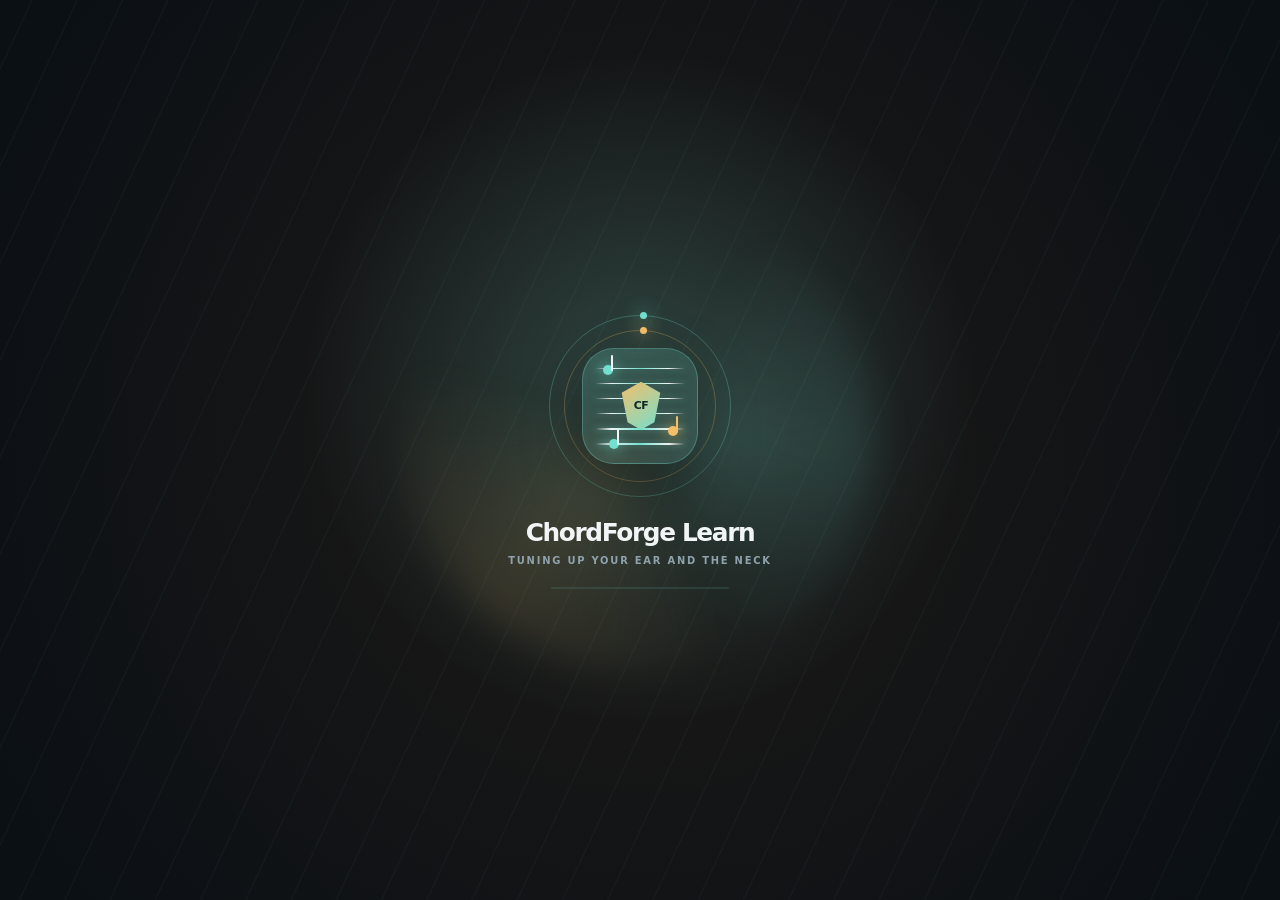
<file: training-learn.html>
<!doctype html>
<html lang="en">
<head>
  <meta charset="UTF-8" />
  <meta name="viewport" content="width=device-width, initial-scale=1" />
  <meta name="theme-color" content="#0b1015" />
  <meta name="description" content="Interactively learn musical intervals on the guitar fretboard" data-i18n-attr='{"content":"meta.trainingLearn.description"}' />
  <title data-i18n="meta.trainingLearn.title">ChordForge Learn — Guitar Intervals</title>
  <link rel="icon" type="image/svg+xml" href="data:image/svg+xml,%3Csvg xmlns='http://www.w3.org/2000/svg' viewBox='0 0 64 64'%3E%3Crect width='64' height='64' rx='16' fill='%230b1015'/%3E%3Cpath d='M12 17h40M12 28h40M12 39h40M12 50h40' stroke='%23f4bf69' stroke-width='2'/%3E%3Cpath d='M26 9v46M40 9v46' stroke='%237ce4d1' stroke-width='4' stroke-linecap='round'/%3E%3C/svg%3E" />
  <link rel="stylesheet" href="css/styles.css" />
  <link rel="stylesheet" href="css/training.css" />
</head>
<body class="training-page site-loading" data-theme="midnight">
  <div class="site-loader" id="trainingLoader" role="status" data-i18n-attr='{"aria-label":"training.loader.ariaLabel"}' aria-label="Learn mode is loading">
    <div class="loader-glow"></div>
    <div class="loader-emblem" aria-hidden="true">
      <span class="loader-orbit orbit-a"></span><span class="loader-orbit orbit-b"></span>
      <div class="loader-neck">
        <span style="--i:0"></span><span style="--i:1"></span><span style="--i:2"></span><span style="--i:3"></span><span style="--i:4"></span><span style="--i:5"></span>
        <i class="loader-note note-a"></i><i class="loader-note note-b"></i><i class="loader-note note-c"></i><b class="loader-pick">CF</b>
      </div>
    </div>
    <div class="loader-copy"><strong data-i18n="common.trainingBrand">ChordForge Learn</strong><span data-i18n="training.loader.status">tuning up your ear and the neck</span></div>
    <div class="loader-progress" aria-hidden="true"><i></i></div>
  </div>

  <div class="studio-shell">
    <aside class="tool-panel card" data-i18n-attr='{"aria-label":"training.learn.sidebarAria"}' aria-label="Learning panel">
      <div class="sidebar-header">
        <a class="brand" href="index.html" data-i18n-attr='{"aria-label":"nav.homeAria"}' aria-label="Go to home page"><span class="mark">♬</span><span data-i18n="common.brand">ChordForge<small>learn lab</small></span></a>
      </div>

      <nav class="app-nav" data-i18n-attr='{"aria-label":"nav.appNavAria"}' aria-label="Sections">
        <a href="index.html" class="nav-home"><i aria-hidden="true">⌂</i><span data-i18n="nav.homeLink">Home</span></a>
        <a href="tuner.html"><i aria-hidden="true">🎙</i><span data-i18n="nav.tunerLink">Tuner</span></a>
        <a href="chords.html"><i aria-hidden="true">♯</i><span data-i18n="nav.chordsLink">Chords</span></a>
        <a href="theory.html"><i aria-hidden="true">✎</i><span data-i18n="nav.theoryLink">Theory</span></a>
        <a href="training-learn.html" aria-current="page"><i aria-hidden="true">◎</i><span data-i18n="nav.learnLink">Lessons</span></a>
        <a href="training-quiz.html"><i aria-hidden="true">▶</i><span data-i18n="nav.quizLink">Quiz</span></a>
      </nav>

      <div class="sidebar-scroll">
        <section class="tool-section">
          <div class="section-kicker" data-i18n="training.learn.sectionLabel">Section</div>
          <fieldset class="mode-choice">
            <label><input type="radio" name="learnSection" value="notes" checked /><span><b aria-hidden="true">♪</b><strong data-i18n="training.learn.sectionNotes">Notes</strong><small data-i18n="training.learn.sectionNotesHint">Every note on the neck</small></span></label>
            <label><input type="radio" name="learnSection" value="intervals" /><span><b aria-hidden="true">◎</b><strong data-i18n="training.learn.sectionIntervals">Intervals</strong><small data-i18n="training.learn.sectionIntervalsHint">Distances from an anchor note</small></span></label>
            <label><input type="radio" name="learnSection" value="scales" /><span><b aria-hidden="true">≋</b><strong data-i18n="training.learn.sectionScales">Scales</strong><small data-i18n="training.learn.sectionScalesHint">Positions and fingerings</small></span></label>
          </fieldset>
        </section>

        <section class="tool-section current-section" data-learn-panel="intervals" aria-live="polite">
          <div class="section-kicker"><span data-i18n="training.learn.anchorLabel">Anchor note</span></div>
          <div class="anchor-readout">
            <strong id="anchorNote">E2</strong>
            <small id="anchorPosition">string 6 · open string</small>
          </div>
        </section>

        <section class="tool-section" data-learn-panel="intervals">
          <div class="section-kicker" data-i18n="training.learn.playbackLabel">Listen</div>
          <div class="group">
            <fieldset class="mode-choice">
              <legend data-i18n="training.intervalType.legend">Interval type</legend>
              <label><input type="radio" name="learnIntervalType" value="ascending" checked /><span><b aria-hidden="true">↗</b><strong data-i18n="training.intervalType.ascending">Ascending</strong><small data-i18n="training.intervalType.ascendingHint">low → high</small></span></label>
              <label><input type="radio" name="learnIntervalType" value="descending" /><span><b aria-hidden="true">↘</b><strong data-i18n="training.intervalType.descending">Descending</strong><small data-i18n="training.intervalType.descendingHint">high → low</small></span></label>
              <label><input type="radio" name="learnIntervalType" value="harmonic" /><span><b aria-hidden="true">♫</b><strong data-i18n="training.intervalType.harmonic">Harmonic</strong><small data-i18n="training.intervalType.harmonicHint">simultaneous</small></span></label>
            </fieldset>
          </div>
          <button class="listen-button" id="playLearnInterval" type="button"><span aria-hidden="true">▶</span><span data-i18n="training.learn.playButton">Play</span></button>
        </section>

        <section class="tool-section" data-learn-panel="scales" hidden>
          <div class="section-kicker" data-i18n="training.scales.rootLabel">Root</div>
          <div class="pitch-grid" id="scaleRoot" role="radiogroup" data-i18n-attr='{"aria-label":"training.scales.rootAria"}' aria-label="Scale root"></div>
        </section>

        <section class="tool-section" data-learn-panel="scales" hidden>
          <div class="section-kicker" data-i18n="training.scales.typeLabel">Scale</div>
          <div class="scale-list" id="scaleType" role="radiogroup" data-i18n-attr='{"aria-label":"training.scales.typeAria"}' aria-label="Scale type"></div>
        </section>

        <section class="tool-section" data-learn-panel="scales" hidden>
          <div class="section-kicker" data-i18n="training.scales.positionLabel">Position</div>
          <div class="position-grid" id="scalePosition" role="radiogroup" data-i18n-attr='{"aria-label":"training.scales.positionAriaGroup"}' aria-label="Position on the neck"></div>
          <label class="switch-row">
            <input type="checkbox" id="scaleNamesToggle" />
            <span data-i18n="training.scales.showNoteNames">Show note names</span>
          </label>
          <button class="listen-button" id="playScale" type="button"><span aria-hidden="true">▶</span><span data-i18n="training.scales.playButton">Play the position</span></button>
        </section>

        <section class="tool-section">
          <div class="group tuning-group">
            <div class="label-row">
              <span data-i18n="builder.tuning.heading">Tuning</span>
              <span class="tuning-actions">
                <button class="tuning-shift" id="tuningDown" type="button" data-i18n-attr='{"aria-label":"builder.tuning.downAria"}' aria-label="Tune the whole instrument down a semitone">↓</button>
                <button class="tuning-shift" id="tuningUp" type="button" data-i18n-attr='{"aria-label":"builder.tuning.upAria"}' aria-label="Tune the whole instrument up a semitone">↑</button>
                <button class="text-button" id="resetTuning" data-i18n="common.reset">Reset</button>
              </span>
            </div>
            <div class="tuning" id="tuning"></div>
          </div>
        </section>
      </div>

    </aside>

    <main class="workspace">
      <section class="work card" data-learn-panel="intervals">
        <div class="work-top">
          <div><span class="eyebrow" data-i18n="training.learn.eyebrow">Learn</span><h1 data-i18n="training.learn.title">Intervals on the standard neck</h1><p class="sub" data-i18n="training.learn.subtitle">Pick an interval, then click any note on the neck. The map shows every matching position above and below it.</p></div>
          <div class="work-header-actions">
            <span class="pill" id="tuningBadge">E · A · D · G · B · E</span>
            <button type="button" class="board-flip" id="boardFlip" aria-pressed="false"><i aria-hidden="true">⭯</i><span data-i18n="common.boardFlip">Rotate the neck</span></button>
          </div>
        </div>
        <div class="interval-rail" id="intervalRail" role="radiogroup" data-i18n-attr='{"aria-label":"training.learn.intervalSelectAria"}' aria-label="Interval to learn"></div>
        <div class="training-board-scroll"><div class="interval-board" id="learnFretboard" data-i18n-attr='{"aria-label":"training.board.ariaLabel"}' aria-label="Learning fretboard"></div></div>
        <div class="interval-explainer" id="intervalExplainer" aria-live="polite"></div>
        <div class="board-legend">
          <span><i class="legend-anchor">1</i> <span data-i18n="training.board.anchorLegend">anchor note</span></span>
          <span><i class="legend-target">m3</i> <span data-i18n="training.board.targetLegend">matching positions</span></span>
          <span data-i18n="training.board.hint">Click another note to rebuild the map</span>
        </div>
      </section>

      <section class="work card" data-learn-panel="scales" hidden>
        <div class="work-top">
          <div><span class="eyebrow" data-i18n="training.scales.eyebrow">Scales</span><h1 data-i18n="training.scales.title">Scales by position</h1><p class="sub" data-i18n="training.scales.subtitle">Pick a root and a scale. The neck shows every degree, and a position highlights the one box you can play without moving your hand.</p></div>
          <div class="work-header-actions">
            <span class="pill" id="scaleBadge">A Minor pentatonic</span>
            <button type="button" class="board-flip" id="scaleBoardFlip" aria-pressed="false"><i aria-hidden="true">⭯</i><span data-i18n="common.boardFlip">Rotate the neck</span></button>
          </div>
        </div>
        <div class="training-board-scroll"><div class="interval-board scale-board" id="scaleFretboard" data-i18n-attr='{"aria-label":"training.scales.boardAria"}' aria-label="Fretboard with the scale"></div></div>
        <div class="interval-explainer scale-explainer" id="scaleExplainer" aria-live="polite"></div>
        <div class="board-legend">
          <span><i class="legend-anchor">1</i> <span data-i18n="training.scales.rootLegend">root</span></span>
          <span><i class="legend-target">5</i> <span data-i18n="training.scales.degreeLegend">scale degrees</span></span>
          <span data-i18n="training.scales.hint">Pale degrees lie outside the chosen position</span>
        </div>
      </section>

      <section class="work card" data-learn-panel="notes" hidden>
        <div class="work-top">
          <div><span class="eyebrow" data-i18n="training.notes.eyebrow">Notes</span><h1 data-i18n="training.notes.title">Every note on the neck</h1><p class="sub" data-i18n="training.notes.subtitle">The whole fretboard, named. Nothing to pick and nothing to answer — just the map the other sections assume you know.</p></div>
          <div class="work-header-actions">
            <span class="pill" id="notesBadge">E · A · D · G · B · E</span>
            <button type="button" class="board-flip" id="noteBoardFlip" aria-pressed="false"><i aria-hidden="true">⭯</i><span data-i18n="common.boardFlip">Rotate the neck</span></button>
          </div>
        </div>
        <div class="training-board-scroll"><div class="interval-board note-board" id="noteFretboard" data-i18n-attr='{"aria-label":"training.notes.boardAria"}' aria-label="Fretboard with every note named"></div></div>
        <div class="board-legend">
          <span data-i18n="training.notes.hint">Naturals stand out; sharps sit between them</span>
        </div>
      </section>
    </main>
  </div>

  <div class="locale-dock" id="localeDock" role="group" data-i18n-attr='{"aria-label":"common.localeDockLabel"}' aria-label="Interface language">
    <button type="button" class="locale-dot" data-locale-option="ru" data-i18n="common.localeName.ru" data-i18n-attr='{"aria-label":"common.localeAria.ru"}' aria-label="Russian">RU</button>
    <button type="button" class="locale-dot" data-locale-option="en" data-i18n="common.localeName.en" data-i18n-attr='{"aria-label":"common.localeAria.en"}' aria-label="English">EN</button>
  </div>
  <div class="theme-dock" id="themeDock" role="group" data-i18n-attr='{"aria-label":"common.themeDockLabel"}' aria-label="Color theme">
    <span class="theme-dock-icon" aria-hidden="true">✦</span>
    <button type="button" class="theme-dot midnight" data-theme-option="midnight" data-label="Midnight" data-i18n-attr='{"aria-label":"common.themeLabel.midnight"}' aria-label="Midnight theme" style="--swatch-a:#0b1015;--swatch-b:#72dfcf"></button>
    <button type="button" class="theme-dot sunset" data-theme-option="sunset" data-label="Sunset" data-i18n-attr='{"aria-label":"common.themeLabel.sunset"}' aria-label="Sunset theme" style="--swatch-a:#6f1d3d;--swatch-b:#ff9b45"></button>
    <button type="button" class="theme-dot forest" data-theme-option="forest" data-label="Forest" data-i18n-attr='{"aria-label":"common.themeLabel.forest"}' aria-label="Forest theme" style="--swatch-a:#0d2f22;--swatch-b:#7ddd9c"></button>
    <button type="button" class="theme-dot ultraviolet" data-theme-option="ultraviolet" data-label="Ultraviolet" data-i18n-attr='{"aria-label":"common.themeLabel.ultraviolet"}' aria-label="Ultraviolet theme" style="--swatch-a:#29124f;--swatch-b:#f06dff"></button>
    <button type="button" class="theme-dot ocean" data-theme-option="ocean" data-label="Deep Ocean" data-i18n-attr='{"aria-label":"common.themeLabel.ocean"}' aria-label="Deep Ocean theme" style="--swatch-a:#061d3b;--swatch-b:#42bfff"></button>
    <button type="button" class="theme-dot porcelain" data-theme-option="porcelain" data-label="Porcelain" data-i18n-attr='{"aria-label":"common.themeLabel.porcelain"}' aria-label="Porcelain theme" style="--swatch-a:#f2eadf;--swatch-b:#d86e3d"></button>
  </div>

  <div class="training-toast" id="trainingToast" role="status"></div>
  <script type="module" src="js/pages/training/main-learn.js"></script>
</body>
</html>
</file>
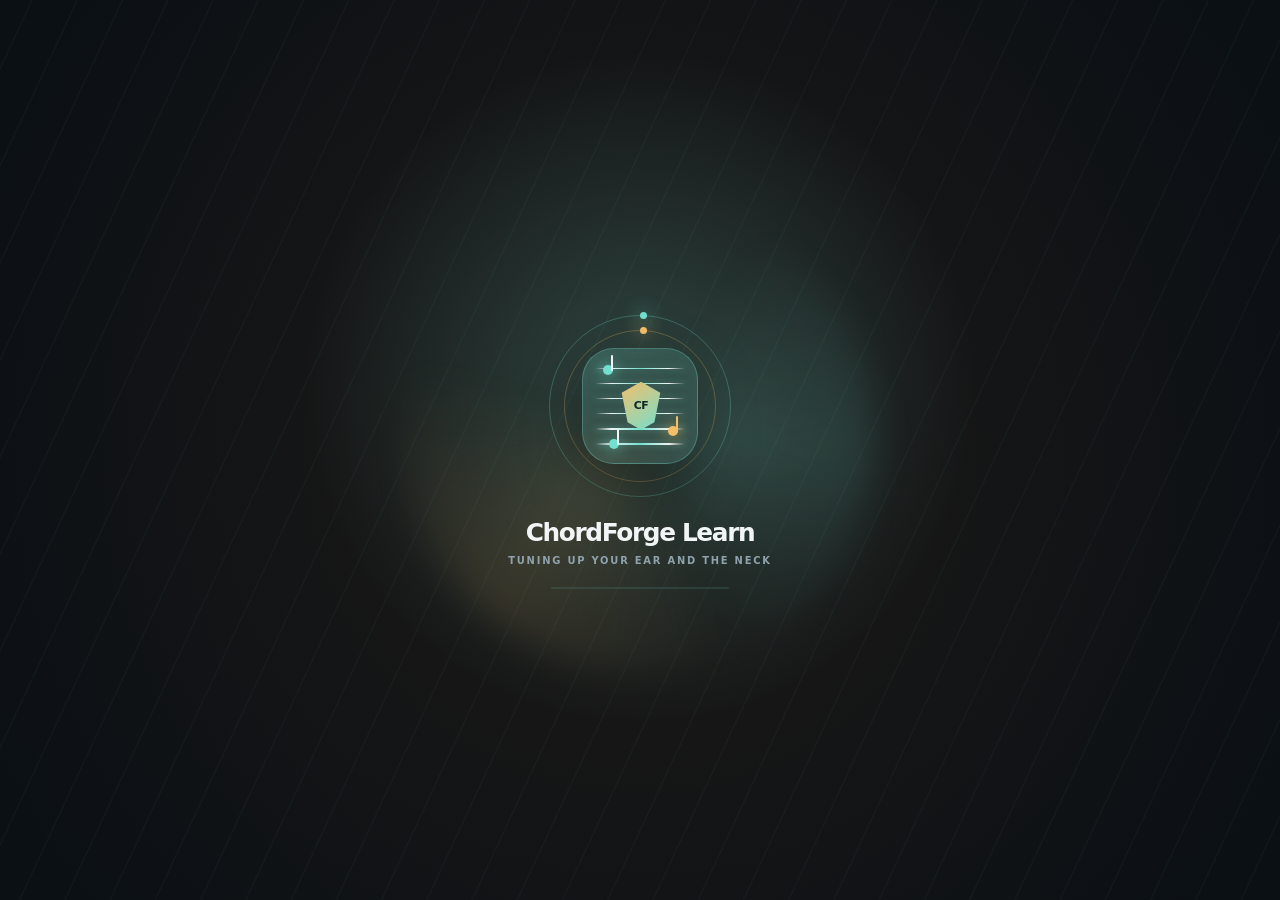
<file: training-quiz.html>
<!doctype html>
<html lang="en">
<head>
  <meta charset="UTF-8" />
  <meta name="viewport" content="width=device-width, initial-scale=1" />
  <meta name="theme-color" content="#0b1015" />
  <meta name="description" content="Drill the notes of the fretboard and recognizing intervals by ear and by sight" data-i18n-attr='{"content":"meta.trainingQuiz.description"}' />
  <title data-i18n="meta.trainingQuiz.title">ChordForge Learn — Fretboard Trainer</title>
  <link rel="icon" type="image/svg+xml" href="data:image/svg+xml,%3Csvg xmlns='http://www.w3.org/2000/svg' viewBox='0 0 64 64'%3E%3Crect width='64' height='64' rx='16' fill='%230b1015'/%3E%3Cpath d='M12 17h40M12 28h40M12 39h40M12 50h40' stroke='%23f4bf69' stroke-width='2'/%3E%3Cpath d='M26 9v46M40 9v46' stroke='%237ce4d1' stroke-width='4' stroke-linecap='round'/%3E%3C/svg%3E" />
  <link rel="stylesheet" href="css/styles.css" />
  <link rel="stylesheet" href="css/training.css" />
</head>
<body class="training-page site-loading" data-theme="midnight">
  <div class="site-loader" id="trainingLoader" role="status" data-i18n-attr='{"aria-label":"training.loader.ariaLabel"}' aria-label="Learn mode is loading">
    <div class="loader-glow"></div>
    <div class="loader-emblem" aria-hidden="true">
      <span class="loader-orbit orbit-a"></span><span class="loader-orbit orbit-b"></span>
      <div class="loader-neck">
        <span style="--i:0"></span><span style="--i:1"></span><span style="--i:2"></span><span style="--i:3"></span><span style="--i:4"></span><span style="--i:5"></span>
        <i class="loader-note note-a"></i><i class="loader-note note-b"></i><i class="loader-note note-c"></i><b class="loader-pick">CF</b>
      </div>
    </div>
    <div class="loader-copy"><strong data-i18n="common.trainingBrand">ChordForge Learn</strong><span data-i18n="training.loader.status">tuning up your ear and the neck</span></div>
    <div class="loader-progress" aria-hidden="true"><i></i></div>
  </div>

  <div class="studio-shell">
    <aside class="tool-panel card" data-i18n-attr='{"aria-label":"training.trainer.sidebarAria"}' aria-label="Practice panel">
      <div class="sidebar-header">
        <a class="brand" href="index.html" data-i18n-attr='{"aria-label":"nav.homeAria"}' aria-label="Go to home page"><span class="mark">♬</span><span data-i18n="common.brand">ChordForge<small>quiz lab</small></span></a>
      </div>

      <nav class="app-nav" data-i18n-attr='{"aria-label":"nav.appNavAria"}' aria-label="Sections">
        <a href="index.html" class="nav-home"><i aria-hidden="true">⌂</i><span data-i18n="nav.homeLink">Home</span></a>
        <a href="tuner.html"><i aria-hidden="true">🎙</i><span data-i18n="nav.tunerLink">Tuner</span></a>
        <a href="chords.html"><i aria-hidden="true">♯</i><span data-i18n="nav.chordsLink">Chords</span></a>
        <a href="theory.html"><i aria-hidden="true">✎</i><span data-i18n="nav.theoryLink">Theory</span></a>
        <a href="training-learn.html"><i aria-hidden="true">◎</i><span data-i18n="nav.learnLink">Lessons</span></a>
        <a href="training-quiz.html" aria-current="page"><i aria-hidden="true">▶</i><span data-i18n="nav.quizLink">Quiz</span></a>
      </nav>

      <div class="sidebar-scroll" id="trainerSettings">
        <section class="tool-section">
          <div class="section-kicker" data-i18n="training.trainer.modeLegend">Mode</div>
          <fieldset class="mode-choice">
            <label><input type="radio" name="trainingMode" value="noteName" checked /><span><b aria-hidden="true">♪</b><strong data-i18n="training.trainer.modeNoteName">Name the note</strong><small data-i18n="training.trainer.modeNoteNameHint">One fret is marked — say what it is</small></span></label>
            <label><input type="radio" name="trainingMode" value="noteFind" /><span><b aria-hidden="true">⌖</b><strong data-i18n="training.trainer.modeNoteFind">Find the note</strong><small data-i18n="training.trainer.modeNoteFindHint">A note is named — press it on the neck</small></span></label>
            <label><input type="radio" name="trainingMode" value="visual" /><span><b aria-hidden="true">◉</b><strong data-i18n="training.trainer.modeVisual">Interval on the neck</strong><small data-i18n="training.trainer.modeVisualHint">Guess it from the two marked positions</small></span></label>
            <label><input type="radio" name="trainingMode" value="ear" /><span><b aria-hidden="true">♫</b><strong data-i18n="training.trainer.modeEar">Interval by ear</strong><small data-i18n="training.trainer.modeEarHint">Guess it from the sound alone</small></span></label>
            <label><input type="radio" name="trainingMode" value="play" /><span><b aria-hidden="true">🎙</b><strong data-i18n="training.trainer.modePlay">Play it on the guitar</strong><small data-i18n="training.trainer.modePlayHint">The first note is given — play the second, the microphone checks</small></span></label>
          </fieldset>
        </section>

        <section class="tool-section" data-quiz-panel="intervals" hidden>
          <fieldset class="mode-choice">
            <legend data-i18n="training.intervalType.legend">Interval type</legend>
            <label><input type="radio" name="quizIntervalType" value="ascending" checked /><span><b aria-hidden="true">↗</b><strong data-i18n="training.intervalType.ascending">Ascending</strong><small data-i18n="training.intervalType.ascendingHint">low → high</small></span></label>
            <label><input type="radio" name="quizIntervalType" value="descending" /><span><b aria-hidden="true">↘</b><strong data-i18n="training.intervalType.descending">Descending</strong><small data-i18n="training.intervalType.descendingHint">high → low</small></span></label>
            <label><input type="radio" name="quizIntervalType" value="harmonic" /><span><b aria-hidden="true">♫</b><strong data-i18n="training.intervalType.harmonic">Harmonic</strong><small data-i18n="training.intervalType.harmonicHint">simultaneous</small></span></label>
          </fieldset>
        </section>

        <section class="tool-section" data-quiz-panel="notes">
          <fieldset class="interval-filter">
            <div class="filter-head">
              <legend data-i18n="training.noteQuiz.noteFilterLegend">Notes in the quiz</legend>
              <span>
                <button id="selectAllNotes" type="button" data-i18n="training.trainer.selectAll">All</button>
                <button id="clearNotes" type="button" data-i18n="training.trainer.clearAll">None</button>
              </span>
            </div>
            <div class="interval-checks note-checks" id="noteChecks"></div>
          </fieldset>
        </section>

        <section class="tool-section" data-quiz-panel="notes">
          <fieldset class="interval-filter">
            <div class="filter-head">
              <legend data-i18n="training.noteQuiz.stringFilterLegend">Strings</legend>
              <span>
                <button id="selectAllStrings" type="button" data-i18n="training.trainer.selectAll">All</button>
                <button id="clearStrings" type="button" data-i18n="training.trainer.clearAll">None</button>
              </span>
            </div>
            <div class="interval-checks string-checks" id="stringChecks"></div>
          </fieldset>
        </section>

        <section class="tool-section" data-quiz-panel="notes">
          <fieldset class="mode-choice compact-choice">
            <legend data-i18n="training.noteQuiz.fretRangeLegend">Frets</legend>
            <label><input type="radio" name="quizFretRange" value="first" /><span><strong data-i18n="training.noteQuiz.fretRangeFirst">First position</strong><small data-i18n="training.noteQuiz.fretRangeFirstHint">frets 0–5</small></span></label>
            <label><input type="radio" name="quizFretRange" value="half" checked /><span><strong data-i18n="training.noteQuiz.fretRangeHalf">To the 12th</strong><small data-i18n="training.noteQuiz.fretRangeHalfHint">frets 0–12</small></span></label>
            <label><input type="radio" name="quizFretRange" value="whole" /><span><strong data-i18n="training.noteQuiz.fretRangeWhole">Whole neck</strong><small data-i18n="training.noteQuiz.fretRangeWholeHint">frets 0–15</small></span></label>
          </fieldset>
        </section>

        <section class="tool-section" data-quiz-panel="intervals" hidden>
          <fieldset class="interval-filter">
            <div class="filter-head">
              <legend data-i18n="training.trainer.intervalFilterLegend">Intervals in the quiz</legend>
              <span>
                <button id="selectAllIntervals" type="button" data-i18n="training.trainer.selectAll">All</button>
                <button id="clearIntervals" type="button" data-i18n="training.trainer.clearAll">None</button>
              </span>
            </div>
            <div class="interval-checks" id="intervalChecks"></div>
          </fieldset>
        </section>

        <p class="settings-error" id="settingsError" role="alert" hidden></p>
      </div>

      <div class="sidebar-footer">
        <button class="session-button" id="toggleTraining" type="button"><span aria-hidden="true">▶</span><span data-i18n="training.trainer.startButtonInitial">Start</span></button>
      </div>
    </aside>

    <main class="workspace">
      <section class="work card">
        <div class="work-top">
          <div><span class="eyebrow" data-i18n="training.trainer.eyebrow">Practice</span><h1 data-i18n="training.trainer.title">Fretboard trainer</h1><p class="sub" data-i18n="training.trainer.subtitle">Set up the quiz, press “Start” and answer with no time limit.</p></div>
          <div class="work-header-actions">
            <div class="session-stats" aria-live="polite">
              <span><span data-i18n="training.trainer.correctLabel">Correct</span> <strong id="correctCount">0</strong></span>
              <span><span data-i18n="training.trainer.errorsLabel">Errors</span> <strong id="errorCount">0</strong></span>
            </div>
            <button type="button" class="board-flip" id="boardFlip" aria-pressed="false"><i aria-hidden="true">⭯</i><span data-i18n="common.boardFlip">Rotate the neck</span></button>
          </div>
        </div>

        <div class="quiz-stage" id="quizStage">
          <div class="quiz-idle" id="quizIdle"><span class="idle-symbol" aria-hidden="true">↗</span><h3 data-i18n="training.quiz.idleTitle">Choose a mode and set it up</h3><p data-i18n="training.quiz.idleHint">Your first question will appear here after you start.</p></div>
          <div class="quiz-active" id="quizActive" hidden>
            <div class="question-head"><div><span id="questionNumber" data-i18n="training.quiz.questionInitial">Question 1</span><h3 id="questionTitle" data-i18n="training.quiz.questionPlaceholder">Which interval is shown?</h3></div><button class="replay-button" id="replayQuestion" type="button"><span aria-hidden="true">▶</span> <span data-i18n="training.quiz.replayButton">Listen</span></button></div>
            <div class="visual-question" id="visualQuestion"><div class="training-board-scroll"><div class="interval-board quiz-board" id="quizFretboard" data-i18n-attr='{"aria-label":"training.quiz.boardAriaLabel"}' aria-label="Interval to identify"></div></div></div>
            <div class="ear-question" id="earQuestion" hidden><div class="sound-orbit" aria-hidden="true"><i></i><i></i><i></i><span>♪</span></div><strong data-i18n="training.quiz.earPrompt">Listen to the two notes</strong><p data-i18n="training.quiz.earHint">Click “Listen” again if you need to.</p></div>
            <div class="play-question" id="playQuestion" hidden>
              <div class="play-mic">
                <button class="play-mic-button" id="playMicToggle" type="button"><span aria-hidden="true">🎙</span><span data-i18n="training.play.micOn">Turn the microphone on</span></button>
                <span class="play-mic-status" id="playMicStatus" aria-live="polite" data-i18n="training.play.micIdle">Microphone is off</span>
                <span class="play-live-note" id="playLiveNote">—</span>
                <div class="play-mic-level" id="playMicLevel" aria-hidden="true"><i></i></div>
              </div>
              <div class="played-slots" id="playedSlots">
                <div class="played-slot given"><small data-i18n="training.play.givenNote">Given</small><strong id="givenNote">—</strong></div>
                <span class="played-arrow" aria-hidden="true">→</span>
                <div class="played-slot answer"><small data-i18n="training.play.yourNote">Your note</small><strong id="playedNote">—</strong></div>
                <span class="played-distance" id="playedDistance">—</span>
              </div>
              <p class="play-hint" id="playHint" data-i18n="training.play.hint">Play the given note first if it helps you find your place — it will not be counted. The answer is the second note, anywhere on the neck it lies.</p>
              <button class="text-button" id="playRetry" type="button" data-i18n="training.play.retry">Play it again</button>
            </div>
            <div class="answer-grid" id="answerGrid" data-i18n-attr='{"aria-label":"training.quiz.answerGridAria"}' aria-label="Answer choices"></div>
            <p class="quiz-feedback" id="quizFeedback" aria-live="assertive"></p>
          </div>
          <div class="quiz-summary" id="quizSummary" hidden>
            <span class="summary-mark" aria-hidden="true">✓</span><h3 data-i18n="training.summary.title">Practice complete</h3>
            <div class="summary-numbers"><span><strong id="summaryCorrect">0</strong><span data-i18n="training.summary.correctLabel">correct</span></span><span><strong id="summaryErrors">0</strong><span data-i18n="training.summary.errorsLabel">errors</span></span><span><strong id="summaryAccuracy">0%</strong><span data-i18n="training.summary.accuracyLabel">accuracy</span></span></div>
            <p data-i18n="training.summary.hint">Change the settings, or start another attempt.</p>
          </div>
        </div>
      </section>
    </main>
  </div>

  <div class="locale-dock" id="localeDock" role="group" data-i18n-attr='{"aria-label":"common.localeDockLabel"}' aria-label="Interface language">
    <button type="button" class="locale-dot" data-locale-option="ru" data-i18n="common.localeName.ru" data-i18n-attr='{"aria-label":"common.localeAria.ru"}' aria-label="Russian">RU</button>
    <button type="button" class="locale-dot" data-locale-option="en" data-i18n="common.localeName.en" data-i18n-attr='{"aria-label":"common.localeAria.en"}' aria-label="English">EN</button>
  </div>
  <div class="theme-dock" id="themeDock" role="group" data-i18n-attr='{"aria-label":"common.themeDockLabel"}' aria-label="Color theme">
    <span class="theme-dock-icon" aria-hidden="true">✦</span>
    <button type="button" class="theme-dot midnight" data-theme-option="midnight" data-label="Midnight" data-i18n-attr='{"aria-label":"common.themeLabel.midnight"}' aria-label="Midnight theme" style="--swatch-a:#0b1015;--swatch-b:#72dfcf"></button>
    <button type="button" class="theme-dot sunset" data-theme-option="sunset" data-label="Sunset" data-i18n-attr='{"aria-label":"common.themeLabel.sunset"}' aria-label="Sunset theme" style="--swatch-a:#6f1d3d;--swatch-b:#ff9b45"></button>
    <button type="button" class="theme-dot forest" data-theme-option="forest" data-label="Forest" data-i18n-attr='{"aria-label":"common.themeLabel.forest"}' aria-label="Forest theme" style="--swatch-a:#0d2f22;--swatch-b:#7ddd9c"></button>
    <button type="button" class="theme-dot ultraviolet" data-theme-option="ultraviolet" data-label="Ultraviolet" data-i18n-attr='{"aria-label":"common.themeLabel.ultraviolet"}' aria-label="Ultraviolet theme" style="--swatch-a:#29124f;--swatch-b:#f06dff"></button>
    <button type="button" class="theme-dot ocean" data-theme-option="ocean" data-label="Deep Ocean" data-i18n-attr='{"aria-label":"common.themeLabel.ocean"}' aria-label="Deep Ocean theme" style="--swatch-a:#061d3b;--swatch-b:#42bfff"></button>
    <button type="button" class="theme-dot porcelain" data-theme-option="porcelain" data-label="Porcelain" data-i18n-attr='{"aria-label":"common.themeLabel.porcelain"}' aria-label="Porcelain theme" style="--swatch-a:#f2eadf;--swatch-b:#d86e3d"></button>
  </div>

  <div class="training-toast" id="trainingToast" role="status"></div>
  <script type="module" src="js/pages/training/main-quiz.js"></script>
</body>
</html>
</file>
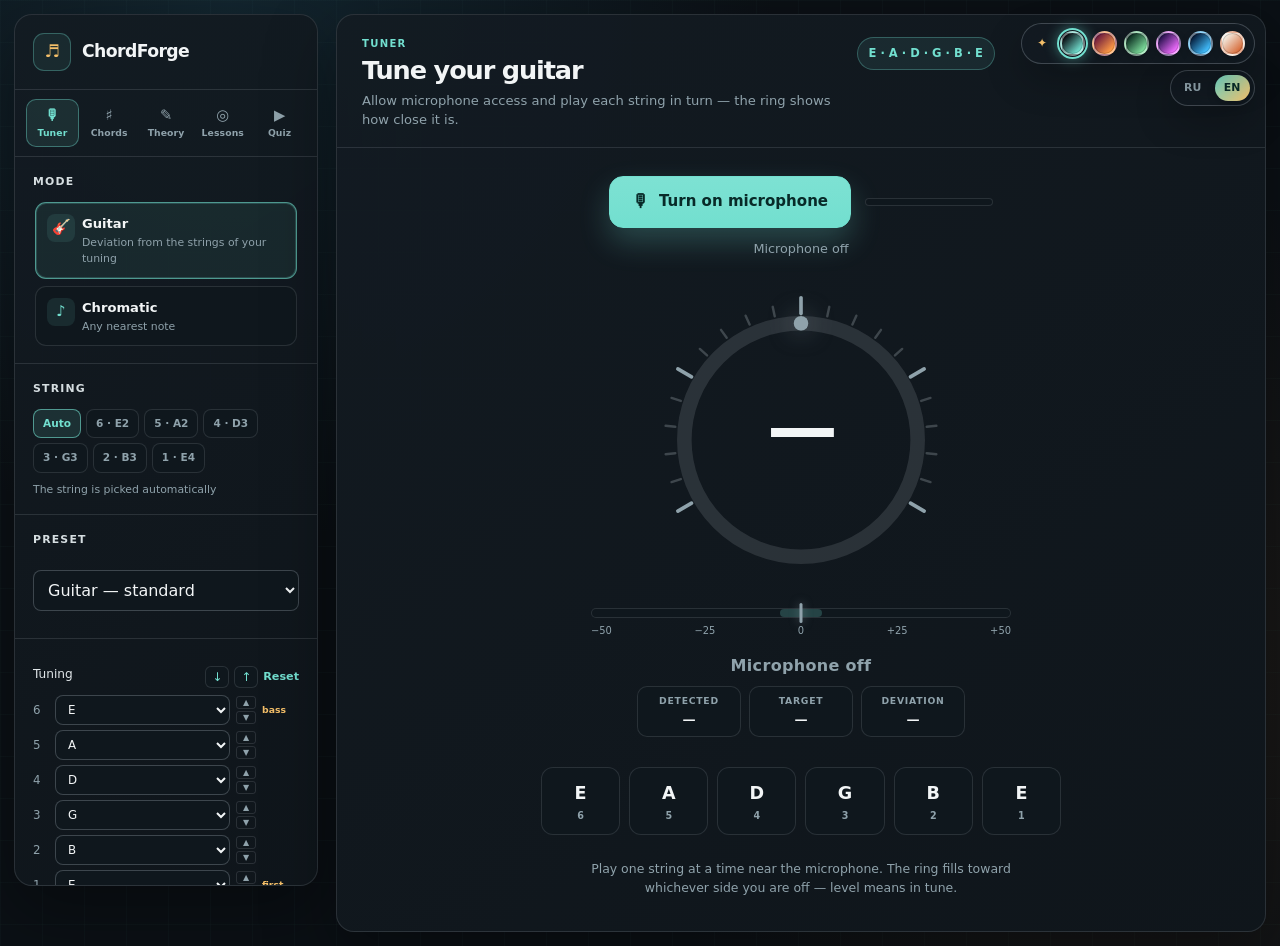
<file: tuner.html>
<!doctype html>
<html lang="en">
<head>
  <meta charset="UTF-8" />
  <meta name="viewport" content="width=device-width, initial-scale=1" />
  <meta name="theme-color" content="#0b1015" />
  <meta name="description" content="Tune your guitar with your microphone: any tuning, cent-accurate" data-i18n-attr='{"content":"meta.tuner.description"}' />
  <title data-i18n="meta.tuner.title">ChordForge Tuner — Guitar Tuner</title>
  <link rel="icon" type="image/svg+xml" href="data:image/svg+xml,%3Csvg xmlns='http://www.w3.org/2000/svg' viewBox='0 0 64 64'%3E%3Crect width='64' height='64' rx='16' fill='%230b1015'/%3E%3Cpath d='M12 17h40M12 28h40M12 39h40M12 50h40' stroke='%23f4bf69' stroke-width='2'/%3E%3Cpath d='M26 9v46M40 9v46' stroke='%237ce4d1' stroke-width='4' stroke-linecap='round'/%3E%3C/svg%3E" />
  <link rel="stylesheet" href="css/styles.css" />
  <link rel="stylesheet" href="css/tuner.css" />
</head>
<body class="tuner-page site-loading" data-theme="midnight">
  <div class="site-loader" id="tunerLoader" role="status" data-i18n-attr='{"aria-label":"tuner.sidebarAria"}' aria-label="Tuner panel">
    <div class="loader-glow"></div>
    <div class="loader-emblem" aria-hidden="true">
      <span class="loader-orbit orbit-a"></span><span class="loader-orbit orbit-b"></span>
      <div class="loader-neck">
        <span style="--i:0"></span><span style="--i:1"></span><span style="--i:2"></span><span style="--i:3"></span><span style="--i:4"></span><span style="--i:5"></span>
        <i class="loader-note note-a"></i><i class="loader-note note-b"></i><i class="loader-note note-c"></i><b class="loader-pick">CF</b>
      </div>
    </div>
    <div class="loader-copy"><strong data-i18n="common.brand">ChordForge</strong><span data-i18n="tuner.eyebrow">Tuner</span></div>
    <div class="loader-progress" aria-hidden="true"><i></i></div>
  </div>

  <div class="studio-shell">
    <aside class="tool-panel card" data-i18n-attr='{"aria-label":"tuner.sidebarAria"}' aria-label="Tuner panel">
      <div class="sidebar-header">
        <a class="brand" href="index.html" data-i18n-attr='{"aria-label":"nav.homeAria"}' aria-label="Go to home page"><span class="mark">♬</span><span data-i18n="common.brand">ChordForge<small>tuner</small></span></a>
      </div>

      <nav class="app-nav" data-i18n-attr='{"aria-label":"nav.appNavAria"}' aria-label="Sections">
        <a href="index.html" class="nav-home"><i aria-hidden="true">⌂</i><span data-i18n="nav.homeLink">Home</span></a>
        <a href="tuner.html" aria-current="page"><i aria-hidden="true">🎙</i><span data-i18n="nav.tunerLink">Tuner</span></a>
        <a href="chords.html"><i aria-hidden="true">♯</i><span data-i18n="nav.chordsLink">Chords</span></a>
        <a href="theory.html"><i aria-hidden="true">✎</i><span data-i18n="nav.theoryLink">Theory</span></a>
        <a href="training-learn.html"><i aria-hidden="true">◎</i><span data-i18n="nav.learnLink">Lessons</span></a>
        <a href="training-quiz.html"><i aria-hidden="true">▶</i><span data-i18n="nav.quizLink">Quiz</span></a>
      </nav>

      <div class="sidebar-scroll">
        <section class="tool-section">
          <div class="section-kicker" data-i18n="tuner.modeLegend">Mode</div>
          <fieldset class="mode-choice">
            <label><input type="radio" name="tunerMode" value="guitar" checked /><span><b aria-hidden="true">🎸</b><strong data-i18n="tuner.modeGuitar">Guitar</strong><small data-i18n="tuner.modeGuitarHint">Deviation from the strings of your tuning</small></span></label>
            <label><input type="radio" name="tunerMode" value="chromatic" /><span><b aria-hidden="true">♪</b><strong data-i18n="tuner.modeChromatic">Chromatic</strong><small data-i18n="tuner.modeChromaticHint">Any nearest note</small></span></label>
          </fieldset>
        </section>

        <section class="tool-section" id="stringSection">
          <div class="section-kicker" data-i18n="tuner.stringLabel">String</div>
          <div class="string-picker" id="stringPicker" role="group" data-i18n-attr='{"aria-label":"tuner.stringLabel"}' aria-label="String"></div>
          <div class="target-readout" id="targetReadout" aria-live="polite"></div>
        </section>

        <section class="tool-section">
          <div class="section-kicker" data-i18n="tuner.presetLabel">Preset</div>
          <div class="group">
            <select id="tunerPreset">
              <option value="standard" data-i18n="builder.presetOptions.standard">Guitar — standard</option>
              <option value="dropd" data-i18n="builder.presetOptions.dropd">Guitar — Drop D</option>
              <option value="dadgad" data-i18n="builder.presetOptions.dadgad">Guitar — DADGAD</option>
              <option value="openg" data-i18n="builder.presetOptions.openg">Guitar — Open G</option>
            </select>
          </div>
        </section>

        <section class="tool-section">
          <div class="group tuning-group">
            <div class="label-row">
              <span data-i18n="builder.tuning.heading">Tuning</span>
              <span class="tuning-actions">
                <button class="tuning-shift" id="tuningDown" type="button" data-i18n-attr='{"aria-label":"builder.tuning.downAria"}' aria-label="Tune the whole instrument down a semitone">↓</button>
                <button class="tuning-shift" id="tuningUp" type="button" data-i18n-attr='{"aria-label":"builder.tuning.upAria"}' aria-label="Tune the whole instrument up a semitone">↑</button>
                <button class="text-button" id="resetTuning" data-i18n="common.reset">Reset</button>
              </span>
            </div>
            <div class="tuning" id="tuning"></div>
          </div>
        </section>

        <section class="tool-section">
          <div class="section-kicker" data-i18n="tuner.diagnosticsLabel">Diagnostics</div>
          <dl class="diag-list">
            <div><dt data-i18n="tuner.diag.engine">Engine</dt><dd id="diagEngine">—</dd></div>
            <div><dt data-i18n="tuner.diag.sampleRate">Sample rate</dt><dd id="diagSampleRate">—</dd></div>
            <div><dt data-i18n="tuner.diag.frame">Analysis window</dt><dd id="diagFrame">—</dd></div>
            <div><dt data-i18n="tuner.diag.confidence">Confidence</dt><dd id="diagConfidence">—</dd></div>
            <div><dt data-i18n="tuner.diag.compute">Compute time</dt><dd id="diagCompute">—</dd></div>
          </dl>
          <button class="text-button" id="runSelfTest" type="button" data-i18n="tuner.selfTest.run">Check accuracy</button>
          <div class="self-test" id="selfTestOutput" aria-live="polite"></div>
        </section>
      </div>
    </aside>

    <main class="workspace">
      <section class="work card">
        <div class="work-top">
          <div><span class="eyebrow" data-i18n="tuner.eyebrow">Tuner</span><h1 data-i18n="tuner.title">Tune your guitar</h1><p class="sub" data-i18n="tuner.subtitle">Allow microphone access and play each string in turn — the ring shows how close it is.</p></div>
          <div class="work-header-actions">
            <span class="pill" id="tuningBadge">E · A · D · G · B · E</span>
          </div>
        </div>

        <div class="tuner-body">
          <div class="mic-bar">
            <button class="mic-button" id="micToggle" type="button">
              <span class="mic-icon" aria-hidden="true">🎙</span>
              <span data-i18n="tuner.micStart">Turn on microphone</span>
            </button>
            <div class="mic-level" id="micLevel" role="img" data-i18n-attr='{"aria-label":"tuner.levelAria"}' aria-label="Microphone input level"><i></i></div>
          </div>
          <p class="mic-status" id="micStatus" data-i18n="tuner.micStatus.idle" aria-live="polite">Microphone off</p>

          <div class="tuner-stage" id="tunerStage">
            <div class="tuner-gauge">
              <svg viewBox="0 0 260 260" class="gauge-svg" aria-hidden="true">
                <g class="gauge-ticks" id="gaugeTicks"></g>
                <circle class="gauge-track" cx="130" cy="130" r="96"></circle>
                <circle class="gauge-arc" id="gaugeArc" cx="130" cy="130" r="96"></circle>
              </svg>
              <div class="gauge-face">
                <strong class="gauge-note"><span id="tunerNote">—</span><i id="tunerOctave"></i></strong>
                <span class="gauge-cents" id="tunerCents"></span>
              </div>
            </div>

            <div class="cents-scale" id="centsScale" aria-hidden="true">
              <div class="scale-track"><i class="scale-zone"></i><b class="scale-pointer" id="scalePointer"></b></div>
              <div class="scale-labels"><span>−50</span><span>−25</span><span>0</span><span>+25</span><span>+50</span></div>
            </div>

            <div class="tuner-readout">
              <span class="tuner-status" id="tunerStatusText" aria-live="polite">Microphone off</span>
              <div class="readout-grid">
                <div><dt data-i18n="tuner.readout.detected">Detected</dt><dd id="readoutDetected">—</dd></div>
                <div><dt data-i18n="tuner.readout.target">Target</dt><dd id="readoutTarget">—</dd></div>
                <div><dt data-i18n="tuner.readout.deviation">Deviation</dt><dd id="readoutCents">—</dd></div>
              </div>
            </div>
          </div>

          <div class="tuner-strings" id="tunerStrings" role="group"></div>
          <p class="tuner-hint" data-i18n="tuner.hint">Play one string at a time near the microphone. The ring fills toward whichever side you are off — level means in tune.</p>
        </div>
      </section>
    </main>
  </div>

  <div class="locale-dock" id="localeDock" role="group" data-i18n-attr='{"aria-label":"common.localeDockLabel"}' aria-label="Interface language">
    <button type="button" class="locale-dot" data-locale-option="ru" data-i18n="common.localeName.ru" data-i18n-attr='{"aria-label":"common.localeAria.ru"}' aria-label="Russian">RU</button>
    <button type="button" class="locale-dot" data-locale-option="en" data-i18n="common.localeName.en" data-i18n-attr='{"aria-label":"common.localeAria.en"}' aria-label="English">EN</button>
  </div>
  <div class="theme-dock" id="themeDock" role="group" data-i18n-attr='{"aria-label":"common.themeDockLabel"}' aria-label="Color theme">
    <span class="theme-dock-icon" aria-hidden="true">✦</span>
    <button type="button" class="theme-dot midnight" data-theme-option="midnight" data-label="Midnight" data-i18n-attr='{"aria-label":"common.themeLabel.midnight"}' aria-label="Midnight theme" style="--swatch-a:#0b1015;--swatch-b:#72dfcf"></button>
    <button type="button" class="theme-dot sunset" data-theme-option="sunset" data-label="Sunset" data-i18n-attr='{"aria-label":"common.themeLabel.sunset"}' aria-label="Sunset theme" style="--swatch-a:#6f1d3d;--swatch-b:#ff9b45"></button>
    <button type="button" class="theme-dot forest" data-theme-option="forest" data-label="Forest" data-i18n-attr='{"aria-label":"common.themeLabel.forest"}' aria-label="Forest theme" style="--swatch-a:#0d2f22;--swatch-b:#7ddd9c"></button>
    <button type="button" class="theme-dot ultraviolet" data-theme-option="ultraviolet" data-label="Ultraviolet" data-i18n-attr='{"aria-label":"common.themeLabel.ultraviolet"}' aria-label="Ultraviolet theme" style="--swatch-a:#29124f;--swatch-b:#f06dff"></button>
    <button type="button" class="theme-dot ocean" data-theme-option="ocean" data-label="Deep Ocean" data-i18n-attr='{"aria-label":"common.themeLabel.ocean"}' aria-label="Deep Ocean theme" style="--swatch-a:#061d3b;--swatch-b:#42bfff"></button>
    <button type="button" class="theme-dot porcelain" data-theme-option="porcelain" data-label="Porcelain" data-i18n-attr='{"aria-label":"common.themeLabel.porcelain"}' aria-label="Porcelain theme" style="--swatch-a:#f2eadf;--swatch-b:#d86e3d"></button>
  </div>

  <div class="tuner-toast" id="tunerToast" role="status"></div>
  <script type="module" src="js/pages/tuner/main.js"></script>
</body>
</html>
</file>
<file: css/styles.css>
:root {
  --bg: #0b1015;
  --bg-glow-a: rgba(42, 102, 126, 0.25);
  --bg-glow-b: rgba(165, 100, 39, 0.12);
  --panel: rgba(19, 27, 34, 0.97);
  --panel-2: #18232b;
  --panel-3: #0f171d;
  --line: rgba(224, 238, 243, 0.12);
  --line-strong: rgba(224, 238, 243, 0.22);
  --muted: #8fa2ab;
  --text: #f2f5f6;
  --accent: #72dfcf;
  --accent-rgb: 114, 223, 207;
  --accent-2: #f4bf69;
  --danger: #ff8f7b;
  --clip-text: #082a28;
  --shadow: 0 24px 70px rgba(0, 0, 0, 0.35);
  --beat: 72px;
  --track-label: 156px;
  --timeline-width: 2304px;
}

body[data-theme="sunset"] {
  --bg: #160d16;
  --bg-glow-a: rgba(230, 80, 91, 0.28);
  --bg-glow-b: rgba(255, 155, 69, 0.2);
  --panel: rgba(35, 20, 31, 0.97);
  --panel-2: #321d31;
  --panel-3: #1d111c;
  --line: rgba(255, 225, 215, 0.13);
  --line-strong: rgba(255, 225, 215, 0.24);
  --muted: #c0a0aa;
  --text: #fff4ef;
  --accent: #ff8b62;
  --accent-rgb: 255, 139, 98;
  --accent-2: #ffd06a;
  --danger: #ff6b8c;
  --clip-text: #3b130c;
}

body[data-theme="forest"] {
  --bg: #09120e;
  --bg-glow-a: rgba(34, 132, 91, 0.24);
  --bg-glow-b: rgba(184, 154, 71, 0.12);
  --panel: rgba(16, 31, 24, 0.97);
  --panel-2: #183428;
  --panel-3: #0d1d16;
  --line: rgba(222, 241, 228, 0.12);
  --line-strong: rgba(222, 241, 228, 0.23);
  --muted: #8faa98;
  --text: #f2f7f2;
  --accent: #7ddd9c;
  --accent-rgb: 125, 221, 156;
  --accent-2: #e3c76f;
  --danger: #ff937f;
  --clip-text: #0d321a;
}

body[data-theme="ultraviolet"] {
  --bg: #0d0719;
  --bg-glow-a: rgba(170, 78, 255, 0.32);
  --bg-glow-b: rgba(50, 233, 216, 0.15);
  --panel: rgba(25, 13, 42, 0.97);
  --panel-2: #2a1748;
  --panel-3: #160c27;
  --line: rgba(239, 218, 255, 0.13);
  --line-strong: rgba(239, 218, 255, 0.25);
  --muted: #b7a0ca;
  --text: #fbf5ff;
  --accent: #d47cff;
  --accent-rgb: 212, 124, 255;
  --accent-2: #5ff3d8;
  --danger: #ff6fae;
  --clip-text: #250735;
}

body[data-theme="ocean"] {
  --bg: #03121f;
  --bg-glow-a: rgba(25, 139, 218, 0.3);
  --bg-glow-b: rgba(24, 229, 192, 0.13);
  --panel: rgba(7, 27, 43, 0.97);
  --panel-2: #0c2b45;
  --panel-3: #061a2b;
  --line: rgba(209, 239, 255, 0.12);
  --line-strong: rgba(209, 239, 255, 0.24);
  --muted: #86aabd;
  --text: #edf9ff;
  --accent: #42bfff;
  --accent-rgb: 66, 191, 255;
  --accent-2: #77f1ce;
  --danger: #ff7f9e;
  --clip-text: #04283c;
}

body[data-theme="porcelain"] {
  color-scheme: light;
  --bg: #e9e1d6;
  --bg-glow-a: rgba(208, 104, 60, 0.22);
  --bg-glow-b: rgba(49, 125, 120, 0.15);
  --panel: rgba(252, 248, 242, 0.98);
  --panel-2: #e7ddd1;
  --panel-3: #f2ebe2;
  --line: rgba(55, 42, 32, 0.12);
  --line-strong: rgba(55, 42, 32, 0.23);
  --muted: #786b62;
  --text: #281f1a;
  --accent: #d86e3d;
  --accent-rgb: 216, 110, 61;
  --accent-2: #31877d;
  --danger: #c94d62;
  --clip-text: #351208;
  --shadow: 0 24px 70px rgba(76, 53, 37, 0.17);
}

* { box-sizing: border-box; }
html { color-scheme: dark; }
body {
  position: relative;
  margin: 0;
  min-width: 320px;
  min-height: 100vh;
  color: var(--text);
  font: 15px/1.45 Inter, ui-sans-serif, system-ui, -apple-system, BlinkMacSystemFont, "Segoe UI", sans-serif;
  background:
    radial-gradient(circle at 74% -14%, var(--bg-glow-a), transparent 38rem),
    radial-gradient(circle at 0 88%, var(--bg-glow-b), transparent 34rem),
    var(--bg);
  transition: color 0.25s ease, background-color 0.25s ease;
}
body.site-loading { overflow: hidden; }
body.modal-open { overflow: hidden; }
button, select, input { font: inherit; }
button { cursor: pointer; }
button:focus-visible, select:focus-visible, input:focus-visible, [tabindex]:focus-visible { outline: 3px solid rgba(var(--accent-rgb), 0.48); outline-offset: 2px; }

.site-loader { position: fixed; z-index: 10000; inset: 0; display: grid; place-content: center; justify-items: center; overflow: hidden; color: var(--text); background: radial-gradient(circle at 50% 43%, rgba(var(--accent-rgb), 0.22), transparent 21rem), radial-gradient(circle at 50% 50%, var(--bg-glow-b), transparent 45rem), var(--bg); }
.site-loader::before { content: ""; position: absolute; inset: -30%; background: repeating-linear-gradient(115deg, transparent 0 39px, rgba(var(--accent-rgb), 0.035) 40px 41px); animation: loader-grid 8s linear infinite; }
.loader-glow { position: absolute; top: 50%; left: 50%; width: 470px; height: 470px; transform: translate(-50%, -53%); border-radius: 50%; background: conic-gradient(from 30deg, transparent, rgba(var(--accent-rgb), 0.12), transparent 35%, color-mix(in srgb, var(--accent-2) 12%, transparent), transparent 72%); filter: blur(18px); animation: loader-glow-spin 5.5s linear infinite; }
.loader-emblem { position: relative; display: grid; width: 190px; height: 190px; place-items: center; }
.loader-orbit { position: absolute; border: 1px solid rgba(var(--accent-rgb), 0.28); border-radius: 50%; }
.loader-orbit::after { content: ""; position: absolute; top: -4px; left: 50%; width: 7px; height: 7px; border-radius: 50%; background: var(--accent); box-shadow: 0 0 18px var(--accent); }
.orbit-a { inset: 4px; animation: loader-spin 3.1s linear infinite; }
.orbit-b { inset: 19px; border-color: color-mix(in srgb, var(--accent-2) 28%, transparent); animation: loader-spin 4.2s linear infinite reverse; }
.orbit-b::after { background: var(--accent-2); box-shadow: 0 0 18px var(--accent-2); }
.loader-neck { position: relative; width: 116px; height: 116px; overflow: hidden; border: 1px solid rgba(var(--accent-rgb), 0.34); border-radius: 32px; background: linear-gradient(145deg, rgba(var(--accent-rgb), 0.17), rgba(255, 255, 255, 0.025)); box-shadow: inset 0 0 28px rgba(var(--accent-rgb), 0.08), 0 24px 58px rgba(0, 0, 0, 0.36); backdrop-filter: blur(16px); }
.loader-neck > span { position: absolute; left: 12px; right: 12px; top: calc(19px + var(--i) * 15px); height: calc(1px + var(--i) * 0.18px); transform: scaleX(0); border-radius: 99px; background: linear-gradient(90deg, transparent, var(--text) 18%, var(--accent) 50%, var(--text) 82%, transparent); box-shadow: 0 0 7px rgba(var(--accent-rgb), 0.5); transform-origin: center; animation: string-tune 0.72s calc(0.12s + var(--i) * 0.09s) cubic-bezier(0.16, 0.9, 0.23, 1.25) forwards, string-hum 0.22s calc(0.9s + var(--i) * 0.04s) ease-in-out 3 alternate; }
.loader-pick { position: absolute; z-index: 3; top: 33px; left: 37px; display: grid; width: 42px; height: 48px; place-items: center; transform: translateY(-110px) rotate(-18deg); color: var(--clip-text); clip-path: polygon(50% 0, 96% 23%, 82% 84%, 50% 100%, 18% 84%, 4% 23%); background: linear-gradient(145deg, var(--accent-2), var(--accent)); font-size: 0.68rem; letter-spacing: -0.04em; animation: pick-drop 0.72s 0.52s cubic-bezier(0.17, 0.86, 0.2, 1.25) forwards; }
.loader-note { position: absolute; z-index: 2; width: 10px; height: 10px; transform: scale(0); border-radius: 50%; background: var(--accent); box-shadow: 0 0 15px var(--accent); animation: loader-note-pop 0.38s cubic-bezier(0.2, 1.7, 0.35, 1) forwards; }
.loader-note::after { content: ""; position: absolute; left: 8px; bottom: 4px; width: 2px; height: 16px; border-radius: 2px; background: currentColor; }
.loader-note.note-a { top: 16px; left: 20px; animation-delay: 0.72s; }
.loader-note.note-b { top: 77px; right: 19px; color: var(--accent-2); background: var(--accent-2); box-shadow: 0 0 15px var(--accent-2); animation-delay: 0.91s; }
.loader-note.note-c { bottom: 14px; left: 26px; animation-delay: 1.07s; }
.loader-copy { position: relative; display: flex; margin-top: 14px; flex-direction: column; align-items: center; opacity: 0; transform: translateY(9px); animation: loader-copy-in 0.55s 0.74s ease forwards; }
.loader-copy strong { font-size: 1.55rem; font-weight: 900; letter-spacing: -0.055em; }
.loader-copy span { margin-top: 3px; color: var(--muted); font-size: 0.62rem; font-weight: 720; letter-spacing: 0.18em; text-transform: uppercase; }
.loader-progress { position: relative; width: 178px; height: 2px; margin-top: 19px; overflow: hidden; border-radius: 99px; background: rgba(var(--accent-rgb), 0.12); }
.loader-progress i { position: absolute; inset: 0; transform: translateX(-105%); background: linear-gradient(90deg, transparent, var(--accent), var(--accent-2), transparent); animation: loader-progress 1.25s 0.2s cubic-bezier(0.2, 0.7, 0.2, 1) forwards; }
.site-loader.is-leaving { pointer-events: none; animation: loader-exit 0.82s cubic-bezier(0.72, 0, 0.22, 1) forwards; }

.theme-dock { position: absolute; z-index: 90; top: 23px; right: 25px; display: flex; align-items: center; gap: 7px; padding: 7px 9px; border: 1px solid var(--line-strong); border-radius: 99px; background: color-mix(in srgb, var(--panel) 84%, transparent); box-shadow: 0 15px 38px rgba(0, 0, 0, 0.24); backdrop-filter: blur(18px) saturate(1.25); }
body.site-ready .theme-dock { animation: theme-dock-in 0.64s 0.72s cubic-bezier(0.18, 1.2, 0.24, 1) both; }
.theme-dock-icon { display: grid; width: 22px; place-items: center; color: var(--accent-2); font-size: 0.76rem; animation: dock-sparkle 2.8s ease-in-out infinite; }
.theme-dot { position: relative; width: 25px; height: 25px; padding: 0; border: 2px solid rgba(255, 255, 255, 0.42); border-radius: 50%; background: linear-gradient(135deg, var(--swatch-a) 18%, var(--swatch-b) 82%); box-shadow: inset 0 0 0 1px rgba(0, 0, 0, 0.18), 0 4px 9px rgba(0, 0, 0, 0.2); transition: transform 0.2s cubic-bezier(0.2, 1.35, 0.3, 1), box-shadow 0.2s ease; }
.theme-dot:hover { z-index: 2; transform: translateY(-3px) scale(1.16); box-shadow: inset 0 0 0 1px rgba(0, 0, 0, 0.18), 0 8px 16px rgba(0, 0, 0, 0.28); }
.theme-dot::before { content: ""; position: absolute; inset: -5px; transform: scale(0.72); border: 2px solid var(--accent); border-radius: 50%; opacity: 0; transition: 0.2s ease; }
.theme-dot[aria-pressed="true"]::before { transform: scale(1); opacity: 1; box-shadow: 0 0 13px rgba(var(--accent-rgb), 0.46); }
.theme-dot.is-switching { animation: theme-dot-switch 0.42s cubic-bezier(0.18, 1.45, 0.25, 1); }
.theme-dot::after { content: attr(data-label); position: absolute; top: calc(100% + 12px); left: 50%; padding: 4px 7px; transform: translate(-50%, -4px); color: var(--text); border: 1px solid var(--line); border-radius: 6px; background: var(--panel-2); box-shadow: 0 7px 18px rgba(0, 0, 0, 0.25); font-size: 0.56rem; font-weight: 700; white-space: nowrap; opacity: 0; pointer-events: none; transition: 0.16s ease; }
.theme-dot:hover::after, .theme-dot:focus-visible::after { transform: translate(-50%, 0); opacity: 1; }
.theme-dot:last-child::after { right: -5px; left: auto; transform: translateY(-4px); }
.theme-dot:last-child:hover::after, .theme-dot:last-child:focus-visible::after { transform: translateY(0); }
.theme-bloom { position: fixed; z-index: 89; width: 56px; height: 56px; margin: -28px 0 0 -28px; border-radius: 50%; background: radial-gradient(circle, color-mix(in srgb, var(--bloom-b) 54%, transparent) 0 18%, color-mix(in srgb, var(--bloom-a) 42%, transparent) 45%, transparent 72%); opacity: 0; pointer-events: none; contain: strict; will-change: transform, opacity; animation: theme-bloom 0.56s cubic-bezier(0.18, 0.7, 0.18, 1) both; }

.locale-dock { position: absolute; z-index: 90; top: 70px; right: 25px; display: flex; align-items: center; gap: 4px; padding: 4px; border: 1px solid var(--line-strong); border-radius: 99px; background: color-mix(in srgb, var(--panel) 84%, transparent); box-shadow: 0 15px 38px rgba(0, 0, 0, 0.24); backdrop-filter: blur(18px) saturate(1.25); }
body.site-ready .locale-dock { animation: theme-dock-in 0.64s 0.78s cubic-bezier(0.18, 1.2, 0.24, 1) both; }
.locale-dot { min-width: 30px; padding: 5px 9px; color: var(--muted); border: none; border-radius: 99px; background: transparent; font-size: 0.68rem; font-weight: 800; letter-spacing: 0.02em; cursor: pointer; transition: color 0.16s ease, background 0.16s ease; }
.locale-dot:hover { color: var(--text); }
.locale-dot[aria-pressed="true"] { color: var(--clip-text); background: linear-gradient(135deg, var(--accent), var(--accent-2)); box-shadow: 0 4px 9px rgba(0, 0, 0, 0.2); }
body.site-loading .locale-dock { visibility: hidden; }

.studio-shell { display: grid; grid-template-columns: 304px minmax(0, 1fr); gap: 18px; width: min(1900px, calc(100% - 28px)); min-height: 100vh; margin: 0 auto; padding: 14px 0; }
.card { background: linear-gradient(145deg, var(--panel), color-mix(in srgb, var(--panel) 82%, #000)); border: 1px solid var(--line); border-radius: 18px; box-shadow: var(--shadow); }
body.site-loading .studio-shell, body.site-loading .theme-dock { visibility: hidden; }
body.site-ready .tool-panel { animation: panel-enter 0.68s 0.04s cubic-bezier(0.16, 0.88, 0.22, 1) both; }
body.site-ready .work { animation: panel-enter 0.72s 0.13s cubic-bezier(0.16, 0.88, 0.22, 1) both; }
body.site-ready .timeline-panel { animation: panel-enter 0.72s 0.23s cubic-bezier(0.16, 0.88, 0.22, 1) both; }
body.site-ready .tool-section { animation: detail-rise 0.55s cubic-bezier(0.2, 0.8, 0.2, 1) both; }
body.site-ready .tool-section:nth-child(1) { animation-delay: 0.27s; }
body.site-ready .tool-section:nth-child(2) { animation-delay: 0.34s; }
body.site-ready .tool-section:nth-child(3) { animation-delay: 0.41s; }
body.site-ready .work-top { animation: detail-rise 0.55s 0.34s both; }
body.site-ready .fret-scroll { animation: stage-reveal 0.82s 0.42s cubic-bezier(0.17, 0.85, 0.2, 1) both; }
body.site-ready .fret-toolbar { animation: detail-rise 0.55s 0.53s both; }
body.site-ready .timeline-header { animation: detail-rise 0.55s 0.5s both; }
body.site-ready .timeline-help { animation: detail-rise 0.55s 0.57s both; }
body.site-ready .timeline-scroll { animation: stage-reveal 0.72s 0.63s cubic-bezier(0.17, 0.85, 0.2, 1) both; }

.tool-panel { position: sticky; top: 14px; display: flex; flex-direction: column; height: calc(100vh - 28px); min-height: 600px; overflow: hidden; }
.sidebar-header { display: flex; align-items: center; justify-content: space-between; padding: 18px; border-bottom: 1px solid var(--line); }
.brand { display: flex; align-items: center; gap: 11px; font-size: 1.08rem; font-weight: 850; letter-spacing: -0.035em; }
.brand > span:last-child { display: flex; flex-direction: column; }
.brand small { margin-top: -2px; color: var(--muted); font-size: 0.6rem; font-weight: 650; letter-spacing: 0.11em; text-transform: uppercase; }
.mark { display: grid; place-items: center; width: 38px; height: 38px; color: var(--accent-2); border: 1px solid rgba(var(--accent-rgb), 0.32); border-radius: 11px; background: rgba(var(--accent-rgb), 0.08); }
.status-dot { display: inline-block; width: 8px; height: 8px; flex: 0 0 auto; border-radius: 50%; background: var(--accent); box-shadow: 0 0 14px var(--accent); }
/* Section switcher, identical on every tool page: same order, same labels, same
   place, with the page you are on marked. */
.app-nav { display: grid; grid-template-columns: repeat(5, minmax(0, 1fr)); gap: 4px; padding: 9px 11px; border-bottom: 1px solid var(--line); }
/* On a wide screen the brand above the nav is the way home, so the extra link
   would be a duplicate. It appears only where that brand scrolls out of reach. */
.app-nav .nav-home { display: none; }
.app-nav a { display: grid; gap: 3px; justify-items: center; padding: 8px 2px 7px; color: var(--muted); border: 1px solid transparent; border-radius: 10px; font-size: 0.58rem; font-weight: 760; letter-spacing: 0.01em; text-align: center; text-decoration: none; transition: 0.16s ease; }
.app-nav a i { font-size: 0.92rem; font-style: normal; line-height: 1; }
.app-nav a:hover { color: var(--text); background: var(--panel-3); }
.app-nav a[aria-current="page"] { color: var(--accent); border-color: rgba(var(--accent-rgb), 0.4); background: rgba(var(--accent-rgb), 0.1); }
a.brand { color: inherit; text-decoration: none; }
a.brand:hover .mark { border-color: rgba(var(--accent-rgb), 0.7); }

.sidebar-scroll { flex: 1; min-height: 0; overflow-y: auto; scrollbar-color: color-mix(in srgb, var(--accent) 32%, transparent) transparent; }
.tool-section { padding: 17px 18px; border-bottom: 1px solid var(--line); }
.section-kicker { display: flex; align-items: center; justify-content: space-between; gap: 10px; margin-bottom: 12px; color: color-mix(in srgb, var(--text) 72%, var(--muted)); font-size: 0.68rem; font-weight: 780; letter-spacing: 0.11em; text-transform: uppercase; }
.current-section { background: linear-gradient(145deg, rgba(var(--accent-rgb), 0.08), transparent 64%); }
.current-chord { position: relative; display: grid; grid-template-columns: 18px 1fr 20px; align-items: center; gap: 9px; min-height: 74px; padding: 12px; overflow: hidden; border: 1px solid rgba(var(--accent-rgb), 0.32); border-radius: 13px; background: rgba(var(--accent-rgb), 0.09); cursor: grab; user-select: none; transition: transform 0.2s ease, border-color 0.2s ease, background 0.2s ease, box-shadow 0.2s ease; }
.current-chord::after { content: ""; position: absolute; top: -60%; bottom: -60%; left: -45%; width: 28%; transform: rotate(18deg); background: linear-gradient(90deg, transparent, rgba(255, 255, 255, 0.12), transparent); animation: chord-sheen 5.2s ease-in-out infinite; pointer-events: none; }
.current-chord:hover { transform: translateY(-2px); border-color: rgba(var(--accent-rgb), 0.72); background: rgba(var(--accent-rgb), 0.14); }
.current-chord:active { cursor: grabbing; }
.current-chord.pointer-dragging, .timeline-clip.pointer-dragging { z-index: 20; opacity: 0.58; transform: scale(0.98); cursor: grabbing; }
/* The chord identifier shows the same card, but it isn't draggable anywhere. */
.current-chord.static { grid-template-columns: 1fr; cursor: default; }
.current-chord.static:hover { transform: none; border-color: rgba(var(--accent-rgb), 0.32); background: rgba(var(--accent-rgb), 0.09); }
.drag-grip { color: var(--muted); font-size: 1.2rem; }
.drag-arrow { color: var(--accent); font-size: 1.35rem; }
.chord-name { margin: 0; font-size: 2rem; line-height: 1; font-weight: 880; letter-spacing: -0.055em; }
.result-desc { margin: 5px 0 0; overflow: hidden; color: var(--muted); font-size: 0.77rem; white-space: nowrap; text-overflow: ellipsis; }
.confidence { flex: 0 0 auto; padding: 4px 7px; color: var(--accent); border-radius: 99px; background: rgba(var(--accent-rgb), 0.1); font-size: 0.55rem; letter-spacing: 0.02em; text-transform: none; }
.confidence.omitted { color: var(--accent-2); background: color-mix(in srgb, var(--accent-2) 12%, transparent); }
.notes { display: flex; flex-wrap: wrap; gap: 5px; margin: 10px 0; }
.note-chip { display: inline-flex; min-width: 27px; justify-content: center; padding: 4px 7px; color: var(--text); border: 1px solid var(--line); border-radius: 7px; background: var(--panel-3); font-size: 0.7rem; font-weight: 780; }
.note-chip.root { color: var(--accent-2); border-color: color-mix(in srgb, var(--accent-2) 36%, transparent); }
.play-chord, .add-current { display: flex; align-items: center; justify-content: center; gap: 8px; width: 100%; min-height: 38px; border-radius: 9px; font-size: 0.78rem; font-weight: 760; transition: 0.16s ease; }
.play-chord { color: var(--clip-text); border: 0; background: var(--accent); }
.play-chord:hover { filter: brightness(1.08); transform: translateY(-1px); }
.play-chord.playing { color: #fff; background: var(--danger); }
.play-icon { font-size: 0.7rem; }
.sample-status { display: flex; align-items: center; justify-content: center; gap: 6px; margin-top: 7px; color: var(--muted); font-size: 0.62rem; transition: color 0.2s ease; }
.sample-status i { width: 6px; height: 6px; border-radius: 50%; background: var(--accent-2); box-shadow: 0 0 8px color-mix(in srgb, var(--accent-2) 55%, transparent); animation: status-pulse 1.2s ease-in-out infinite; }
.sample-status[data-state="ready"] { color: var(--accent); }
.sample-status[data-state="ready"] i { background: var(--accent); box-shadow: 0 0 8px rgba(var(--accent-rgb), 0.58); animation: none; }
.sample-status[data-state="error"] { color: var(--danger); }
.sample-status[data-state="error"] i { background: var(--danger); box-shadow: 0 0 8px color-mix(in srgb, var(--danger) 60%, transparent); animation: none; }
.add-current { margin-top: 7px; color: var(--text); border: 1px solid var(--line-strong); background: transparent; }
.add-current:hover { color: var(--accent); border-color: rgba(var(--accent-rgb), 0.52); background: rgba(var(--accent-rgb), 0.07); }
.drop-hint { margin: 8px 0 0; color: var(--muted); font-size: 0.66rem; text-align: center; }

.group { padding: 10px 0; }
.label-row { display: flex; justify-content: space-between; gap: 10px; margin-bottom: 7px; color: color-mix(in srgb, var(--text) 82%, var(--muted)); font-size: 0.76rem; }
.value { color: var(--accent); font-weight: 760; }
.compact-settings { display: grid; grid-template-columns: 1fr 1fr; gap: 14px; }
select, input[type="text"], input[type="number"], .search-row input { width: 100%; color: var(--text); padding: 9px 10px; border: 1px solid var(--line-strong); border-radius: 8px; background: var(--panel-3); }
select option { background: var(--panel-2); }
input[type="range"] { width: 100%; accent-color: var(--accent); }
.strum-editor { padding-bottom: 12px; }
.strum-cycle-hint { margin: -2px 0 7px; color: var(--muted); font-size: 0.58rem; }
.mini-select { width: auto; min-width: 54px; padding: 3px 7px; font-size: 0.68rem; }
.strum-count, .strum-pattern { display: grid; grid-template-columns: repeat(var(--strum-steps, 8), minmax(0, 1fr)); gap: 4px; }
.strum-count { margin-bottom: 4px; color: var(--muted); font-size: 0.56rem; text-align: center; }
.strum-step { position: relative; display: grid; place-items: center; min-width: 0; height: 34px; padding: 0; color: var(--muted); border: 1px solid var(--line); border-radius: 7px; background: var(--panel-3); font-size: 1rem; font-weight: 850; transition: transform 0.14s ease, color 0.14s ease, border-color 0.14s ease, background 0.14s ease; }
.strum-step:hover { transform: translateY(-2px); border-color: rgba(var(--accent-rgb), 0.5); }
.strum-step.down, .strum-step.up { color: var(--clip-text); border-color: color-mix(in srgb, var(--accent) 72%, white); background: var(--accent); box-shadow: 0 5px 13px rgba(var(--accent-rgb), 0.19); }
.strum-step.up { color: var(--text); background: color-mix(in srgb, var(--accent) 42%, var(--panel-2)); }
.strum-step.mute { color: var(--danger); border-color: color-mix(in srgb, var(--danger) 48%, transparent); background: color-mix(in srgb, var(--danger) 10%, var(--panel-3)); }
.strum-step.active { animation: strum-step-pop 0.2s cubic-bezier(0.2, 0.85, 0.25, 1.25); }
.strum-presets { display: grid; grid-template-columns: repeat(3, 1fr); gap: 5px; margin-top: 7px; }
.strum-presets button { padding: 5px 3px; color: var(--muted); border: 1px solid var(--line); border-radius: 6px; background: transparent; font-size: 0.61rem; transition: 0.14s ease; }
.strum-presets button:hover { color: var(--accent); border-color: rgba(var(--accent-rgb), 0.42); background: rgba(var(--accent-rgb), 0.07); }
.strum-legend { display: flex; flex-wrap: wrap; gap: 3px 9px; margin-top: 6px; color: var(--muted); font-size: 0.55rem; }
/* Radio cards used for the sidebar mode pickers on the training and tuner pages. */
.mode-choice { display: grid; gap: 7px; padding: 0; border: 0; }
.mode-choice legend { margin-bottom: 8px; color: var(--muted); font-size: 0.78rem; font-weight: 750; }
.mode-choice label { cursor: pointer; }
.mode-choice input { position: absolute; opacity: 0; }
.mode-choice label > span { display: grid; grid-template-columns: 35px 1fr; padding: 11px; border: 1px solid var(--line); border-radius: 11px; background: var(--panel-3); transition: 0.16s ease; }
.mode-choice label b { grid-row: 1 / 3; display: grid; width: 28px; height: 28px; place-items: center; color: var(--accent); border-radius: 8px; background: rgba(var(--accent-rgb), 0.1); font-size: 0.94rem; }
.mode-choice label strong { font-size: 0.82rem; }
.mode-choice label small { margin-top: 2px; color: var(--muted); font-size: 0.68rem; }
.mode-choice input:checked + span { border-color: rgba(var(--accent-rgb), 0.62); background: rgba(var(--accent-rgb), 0.08); box-shadow: inset 0 0 0 1px rgba(var(--accent-rgb), 0.2); }
.mode-choice input:focus-visible + span { outline: 2px solid var(--accent); outline-offset: 2px; }

.tuning { display: grid; gap: 5px; }
.tune-row { display: grid; grid-template-columns: 16px 1fr 20px 37px; align-items: center; gap: 6px; font-size: 0.74rem; }
.tune-row select { padding: 6px 8px; }
.tune-row .string-number { color: var(--muted); }
.tune-row b { color: var(--accent-2); font-size: 0.58rem; font-weight: 680; }
.tune-stepper { display: flex; flex-direction: column; gap: 2px; }
.tune-step { display: grid; place-items: center; width: 20px; height: 13px; padding: 0; color: var(--muted); border: 1px solid var(--line); border-radius: 3px; background: transparent; font-size: 0.5rem; }
.tune-step:hover { color: var(--accent); border-color: rgba(var(--accent-rgb), 0.45); }
.tuning-actions { display: flex; align-items: center; gap: 5px; }
.tuning-save { display: flex; align-items: center; gap: 8px; margin-top: 9px; }
.tuning-save input { flex: 1; min-width: 0; padding: 7px 9px; font-size: 0.72rem; }
.text-button.danger { color: var(--danger); }
.tuning-shift { display: grid; place-items: center; width: 24px; height: 22px; padding: 0; color: var(--accent); border: 1px solid var(--line); border-radius: 6px; background: var(--panel-3); font-size: 0.75rem; }
.tuning-shift:hover { border-color: rgba(var(--accent-rgb), 0.55); transform: translateY(-1px); }
.text-button { padding: 0; color: var(--accent); border: 0; background: transparent; font-size: 0.7rem; font-weight: 740; }
.sidebar-footer { display: flex; align-items: center; justify-content: space-between; gap: 12px; padding: 12px 18px; color: var(--muted); border-top: 1px solid var(--line); font-size: 0.65rem; }
.sidebar-footer span { display: flex; align-items: center; gap: 7px; }
.sidebar-footer .status-dot { width: 6px; height: 6px; }

.search-row { display: grid; grid-template-columns: 1fr auto; gap: 6px; }
.search-row input { min-width: 0; }
.search-row button, .toolbar-actions button, .transport button { color: var(--text); border: 1px solid var(--line-strong); border-radius: 8px; background: rgba(255, 255, 255, 0.035); transition: 0.16s ease; }
.search-row button { padding: 0 11px; }
.search-row button:hover, .toolbar-actions button:hover, .transport button:hover { color: var(--accent); border-color: rgba(var(--accent-rgb), 0.5); background: rgba(var(--accent-rgb), 0.08); }
.shape-info { display: none; margin-top: 8px; color: var(--accent); font-size: 0.7rem; }
.shape-info.show { display: block; }
.shape-info.error { color: var(--danger); }
.alternatives { margin-top: 11px; }
.alt-title { margin-bottom: 6px; color: var(--muted); font-size: 0.65rem; }
.alt { margin: 0 5px 5px 0; padding: 5px 8px; color: var(--accent); border: 1px solid rgba(var(--accent-rgb), 0.23); border-radius: 7px; background: rgba(var(--accent-rgb), 0.06); font-size: 0.68rem; }
.tiny-note { margin: 6px 0 0; color: var(--muted); font-size: 0.68rem; }

.workspace { display: flex; min-width: 0; flex-direction: column; gap: 18px; }
.work { min-width: 0; overflow: hidden; }
.work-top, .timeline-header { display: flex; align-items: flex-start; justify-content: space-between; gap: 20px; padding: 22px 25px 18px; border-bottom: 1px solid var(--line); }
.eyebrow { display: block; margin-bottom: 4px; color: var(--accent); font-size: 0.63rem; font-weight: 790; letter-spacing: 0.13em; text-transform: uppercase; }
h1, .timeline-title h2 { margin: 0; font-size: clamp(1.35rem, 2vw, 1.8rem); line-height: 1.15; letter-spacing: -0.045em; }
.sub { margin: 6px 0 0; color: var(--muted); font-size: 0.82rem; }
.pill { flex: 0 0 auto; padding: 7px 11px; color: var(--accent); border: 1px solid rgba(var(--accent-rgb), 0.3); border-radius: 99px; background: rgba(var(--accent-rgb), 0.09); font-size: 0.72rem; font-weight: 730; }
.work-header-actions { display: flex; flex: 0 0 auto; align-items: center; gap: 8px; }
.training-entry { display: flex; min-height: 32px; align-items: center; gap: 7px; padding: 6px 10px; color: var(--text); border: 1px solid var(--line-strong); border-radius: 9px; background: var(--panel-3); font-size: 0.72rem; text-decoration: none; transition: 0.18s ease; }
.training-entry span { display: grid; width: 19px; height: 19px; place-items: center; color: var(--clip-text); border-radius: 6px; background: var(--accent); font-size: 0.76rem; }
.training-entry:hover { color: var(--accent); border-color: rgba(var(--accent-rgb), 0.56); transform: translateY(-1px); box-shadow: 0 8px 20px rgba(var(--accent-rgb), 0.1); }
.fret-scroll { min-height: 368px; padding: 44px 0 42px; overflow-x: auto; scrollbar-color: color-mix(in srgb, var(--accent) 24%, #333) var(--panel-3); background: radial-gradient(ellipse at 50% 46%, color-mix(in srgb, var(--accent-2) 8%, transparent), transparent 60%), linear-gradient(180deg, rgba(0, 0, 0, 0.32), transparent); }
.fretboard { width: max-content; min-width: 100%; padding: 0 28px; }
.fret-head { display: flex; align-items: end; height: 31px; color: rgba(235, 225, 205, 0.64); font-size: 0.7rem; }
.head-label { width: 72px; flex: 0 0 72px; padding-bottom: 6px; color: var(--muted); }
/* The neck's nut is a 9px border on the left of the surface, so the frets start
   9px in while the numbers above them did not — every number sat just left of
   its own fret. content-box keeps the inline width the row is given as the
   content width, and the padding puts the numbers back over their frets. */
.fret-numbers { display: flex; box-sizing: content-box; align-items: end; padding-left: 9px; }
.fret-numbers span { flex: 0 0 auto; padding-bottom: 6px; text-align: center; }
.board-body { display: flex; align-items: stretch; }
.string-controls { display: grid; width: 72px; flex: 0 0 72px; overflow: hidden; border: 1px solid rgba(238, 218, 177, 0.2); border-right: 0; border-radius: 11px 0 0 11px; background: linear-gradient(90deg, #17110c, #2e2115); }
.string-state { min-height: 44px; padding: 0; color: #f1e7d2; border: 0; border-bottom: 1px solid rgba(255, 255, 255, 0.07); background: transparent; font-size: 0.72rem; font-weight: 780; }
.string-state:last-child { border-bottom: 0; }
.string-state:hover { color: var(--accent); background: rgba(var(--accent-rgb), 0.1); }
.string-state.muted { color: var(--danger); background: rgba(165, 66, 50, 0.14); font-size: 1.1rem; }
.neck-wrap { position: relative; flex: 0 0 auto; transform: perspective(1200px) rotateX(2.2deg); transform-origin: center; filter: drop-shadow(0 19px 16px rgba(0, 0, 0, 0.58)); }
.neck-surface { position: relative; overflow: hidden; clip-path: polygon(0 3%, 100% 0, 100% 100%, 0 97%); border: 1px solid rgba(240, 213, 163, 0.28); border-left: 9px solid #e7d6aa; background-image: linear-gradient(180deg, rgba(255, 240, 205, 0.08), transparent 14%, rgba(9, 4, 2, 0.13) 88%, rgba(0, 0, 0, 0.32)), linear-gradient(90deg, rgba(0, 0, 0, 0.12), transparent 13%, rgba(255, 221, 164, 0.06) 48%, transparent 78%, rgba(0, 0, 0, 0.16)), url("../assets/rosewood-fretboard.png"); background-position: center; background-repeat: no-repeat, no-repeat, repeat-x; background-size: 100% 100%, 100% 100%, auto 100%; box-shadow: inset 0 0 54px rgba(16, 7, 3, 0.38), inset 0 2px 1px rgba(255, 244, 220, 0.18), inset 0 -4px 5px rgba(0, 0, 0, 0.3); }
.neck-surface::after { content: ""; position: absolute; z-index: 5; inset: 0; transform: translateX(-120%); background: linear-gradient(105deg, transparent 35%, rgba(255, 238, 204, 0.055) 49%, transparent 63%); animation: neck-light 9s ease-in-out infinite; pointer-events: none; }
.string-row { position: relative; z-index: 2; display: grid; min-height: 44px; }
.fret-cell { position: relative; min-width: 0; border: 0; background: transparent; }
.fret-cell::before { content: ""; position: absolute; z-index: 3; top: 50%; left: -3px; width: calc(100% + 6px); height: var(--string-thickness); transform: translateY(-50%); border-radius: 99px; background: linear-gradient(#fffbed 0%, #a59e91 24%, #f7ead1 46%, #706b62 70%, #d6d0c3 100%); box-shadow: 0 calc(var(--string-thickness) * 0.8) calc(var(--string-thickness) * 1.1) rgba(0, 0, 0, 0.78), 0 -1px 1px rgba(255, 255, 255, 0.72); }
.string-row.wound .fret-cell::before { background: repeating-linear-gradient(104deg, rgba(65, 64, 60, 0.8) 0 1px, rgba(245, 239, 222, 0.96) 1px 2px, rgba(111, 107, 99, 0.95) 2px 3px), linear-gradient(#fffbed, #6f6b63); }
.fret-cell::after { content: ""; position: absolute; z-index: 2; top: -5px; right: -3px; bottom: -5px; width: 6px; border-radius: 3px; background: linear-gradient(90deg, #343430 0%, #94958f 18%, #f4f3e9 43%, #a9aaa3 62%, #4a4a46 86%, #1c1c1a 100%); box-shadow: 2px 2px 4px rgba(0, 0, 0, 0.58), -1px 0 1px rgba(255, 255, 255, 0.22); }
.fret-cell.blocked { cursor: not-allowed; background: rgba(12, 9, 7, 0.22); }
.fret-cell.blocked::before { opacity: 0.4; }
.finger-dot { position: relative; z-index: 4; display: grid; place-items: center; width: 32px; height: 32px; margin: auto; color: #18211e; border: 2px solid rgba(66, 42, 20, 0.68); border-radius: 50%; background: #eee0be; box-shadow: 0 5px 10px rgba(0, 0, 0, 0.46); opacity: 0; transform: scale(0.76); font-size: 0.72rem; font-weight: 850; transition: 0.15s ease; }
.fret-cell:hover:not(.blocked) .finger-dot { opacity: 0.5; transform: scale(0.9); }
.fret-cell.active .finger-dot { color: var(--clip-text); border-color: color-mix(in srgb, var(--accent) 35%, white); background: var(--accent); opacity: 1; transform: scale(1); box-shadow: 0 0 0 4px rgba(var(--accent-rgb), 0.2), 0 5px 11px rgba(0, 0, 0, 0.5); animation: note-pop 0.28s cubic-bezier(0.2, 1.5, 0.4, 1); }
.fret-cell.active .finger-dot.root { color: #3c2606; border-color: #fff0c8; background: var(--accent-2); box-shadow: 0 0 0 4px color-mix(in srgb, var(--accent-2) 22%, transparent), 0 5px 11px rgba(0, 0, 0, 0.5); }
.inlay { position: absolute; z-index: 1; top: 50%; display: flex; flex-direction: column; gap: 12px; transform: translate(-50%, -50%); opacity: 0.64; }
.inlay i { display: block; width: 12px; height: 12px; border-radius: 50%; background: radial-gradient(circle at 30% 25%, #fffdf0 0 12%, #d6d0b9 27%, #8e8878 66%, #504b41); box-shadow: inset -2px -2px 3px rgba(0, 0, 0, 0.48), inset 1px 1px 2px rgba(255, 255, 255, 0.72); }
.inlay.double { gap: 52px; }
.capo { position: absolute; z-index: 9; top: -11px; bottom: -11px; width: 24px; transform: translateX(-50%); pointer-events: none; filter: drop-shadow(5px 8px 6px rgba(0, 0, 0, 0.68)); }
.capo-pad { position: absolute; top: 8px; bottom: 7px; left: 5px; width: 14px; border-radius: 8px; background: linear-gradient(90deg, #050606, #505551 48%, #030404); }
.capo-frame { position: absolute; top: 0; bottom: 0; left: 0; width: 7px; border-radius: 6px; background: linear-gradient(90deg, #272825, #eeeeea 47%, #252624); }
.capo-screw { position: absolute; bottom: 31px; left: -6px; width: 15px; height: 15px; border-radius: 50%; background: radial-gradient(circle at 35% 30%, #f0eee8, #777975 55%, #1d1f1e 75%); }
.capo-handle { position: absolute; bottom: -29px; left: -2px; width: 12px; height: 45px; transform: rotate(26deg); transform-origin: top; border-radius: 4px 4px 9px 9px; background: linear-gradient(90deg, #1a1c1b, #9c9e98 46%, #272927); }
.capo b { position: absolute; top: 50%; left: -25px; transform: translateY(-50%); color: var(--accent-2); font-size: 0.68rem; }
/* ---------------------------------------------------------------------------
   The neck stood upright. One rotation of the whole board, so the wood, the
   frets, the inlays and every hit target come along unchanged; only the text
   turns back, which is why the note names and string labels are wrapped in a
   <b>. Rotating clockwise puts the first row — the highest string — on the
   right and runs the frets down the page, which is exactly how a chord diagram
   is drawn. A rotation does not change the space the element occupies, so
   board-orientation.js gives the frame the height the board had as a width.
   --------------------------------------------------------------------------- */
body.board-vertical .fret-scroll { position: relative; min-height: 0; margin: 14px 0; padding: 0; overflow-x: auto; overflow-y: hidden; }
body.board-vertical .fretboard { position: absolute; top: 0; left: 0; width: max-content; min-width: 0; padding: 0; transform-origin: top left; transform: rotate(90deg) translateY(-100%); }
/* Hidden, not removed: this label is 72px wide and the string-name column beside
   it is 72px tall, which is what lines the fret numbers up with the frets.
   Taking it out of the flow shifted every number one fret early. */
body.board-vertical .head-label { visibility: hidden; }
body.board-vertical .string-state b,
body.board-vertical .finger-dot b { display: block; transform: rotate(-90deg); }
/* The number is rotated about the middle of its own box, so it has to sit in the
   middle of it: bottom-aligned text would land a few pixels off its fret. */
body.board-vertical .fret-numbers span { display: grid; height: 100%; padding-bottom: 0; place-items: center; transform: rotate(-90deg); }
body.board-vertical .capo b { transform: translateY(-50%) rotate(-90deg); }
/* The nut's rounded corner and the string-name column follow the turn, so their
   radius has to move with them. */
body.board-vertical .string-controls { border-radius: 11px 11px 0 0; border-right: 1px solid rgba(238, 218, 177, 0.2); border-bottom: 0; }

.board-flip { display: none; }
@media (max-width: 980px) {
  /* Only offered where it helps: a phone is tall and the desk is not. */
  .board-flip { display: inline-flex; align-items: center; gap: 6px; min-height: 36px; padding: 7px 12px; color: var(--text); border: 1px solid var(--line-strong); border-radius: 9px; background: var(--panel-3); font-size: 0.72rem; font-weight: 740; }
  .board-flip i { font-size: 0.9rem; font-style: normal; transition: transform 0.2s ease; }
  .board-flip[aria-pressed="true"] { color: var(--accent); border-color: rgba(var(--accent-rgb), 0.5); background: rgba(var(--accent-rgb), 0.1); }
  .board-flip[aria-pressed="true"] i { transform: rotate(90deg); }
}

.fret-toolbar { display: flex; align-items: center; justify-content: space-between; gap: 16px; padding: 16px 24px 19px; border-top: 1px solid var(--line); }
.toolbar-actions { display: flex; flex-wrap: wrap; gap: 7px; }
.toolbar-actions button { padding: 8px 11px; font-size: 0.75rem; }
.toolbar-actions .primary { color: var(--clip-text); border-color: var(--accent); background: var(--accent); }
.legend { display: flex; gap: 13px; color: var(--muted); font-size: 0.67rem; }
.legend span { display: flex; align-items: center; gap: 5px; }
.legend b { width: 9px; height: 9px; border-radius: 50%; background: var(--accent); }
.legend b.root { background: var(--accent-2); }

.timeline-panel { min-width: 0; overflow: hidden; }
.timeline-header { align-items: center; padding-top: 18px; padding-bottom: 16px; }
.timeline-title h2 { font-size: 1.35rem; }
.transport { display: flex; align-items: center; gap: 8px; }
.transport button { min-height: 38px; padding: 0 12px; font-size: 0.74rem; font-weight: 730; }
.transport .transport-play { display: flex; align-items: center; gap: 7px; color: var(--clip-text); border-color: var(--accent); background: var(--accent); }
.transport .transport-play.playing { color: white; border-color: var(--danger); background: var(--danger); }
.tempo { display: flex; align-items: center; gap: 6px; height: 38px; padding: 0 7px 0 10px; color: var(--muted); border: 1px solid var(--line); border-radius: 8px; font-size: 0.65rem; }
.tempo input { width: 55px; padding: 5px; color: var(--text); border: 0; background: transparent; text-align: center; }
.snap-control { display: flex; align-items: center; gap: 6px; height: 38px; padding: 0 7px 0 10px; color: var(--muted); border: 1px solid var(--line); border-radius: 8px; font-size: 0.65rem; }
.snap-control select { width: 70px; padding: 4px 5px; border: 0; background: transparent; font-size: 0.68rem; }
.transport button:disabled { cursor: not-allowed; opacity: 0.38; }
.timeline-help { display: flex; justify-content: space-between; gap: 20px; padding: 9px 20px; color: var(--muted); border-bottom: 1px solid var(--line); background: rgba(var(--accent-rgb), 0.035); font-size: 0.66rem; }
.timeline-help span:first-child { color: var(--accent); font-weight: 740; }
.timeline-scroll { overflow-x: auto; scrollbar-color: color-mix(in srgb, var(--accent) 28%, #333) var(--panel-3); }
.timeline-content { position: relative; min-width: calc(var(--track-label) + var(--timeline-width)); transition: min-width 0.22s ease; }
.timeline-ruler { display: flex; height: 32px; padding-left: var(--track-label); border-bottom: 1px solid var(--line); background: var(--panel-3); }
.ruler-bar { position: relative; flex: 0 0 calc(var(--beat) * 4); padding: 8px 0 0 8px; color: var(--muted); border-left: 1px solid var(--line-strong); font-size: 0.62rem; }
.ruler-bar::after { content: ""; position: absolute; top: 0; right: 25%; bottom: 0; width: 1px; background: var(--line); box-shadow: calc(var(--beat) * -1) 0 var(--line), calc(var(--beat) * -2) 0 var(--line); }
.track-row { display: grid; grid-template-columns: var(--track-label) var(--timeline-width); min-height: 82px; border-bottom: 1px solid var(--line); }
.track-head { position: sticky; left: 0; z-index: 6; display: grid; grid-template-columns: 25px 1fr 24px 20px; align-items: center; gap: 5px; padding: 10px; border-right: 1px solid var(--line-strong); background: color-mix(in srgb, var(--panel) 95%, transparent); box-shadow: 8px 0 18px rgba(0, 0, 0, 0.16); }
.track-index { display: grid; place-items: center; width: 23px; height: 23px; color: var(--clip-text); border-radius: 7px; background: var(--accent); font-size: 0.65rem; font-weight: 830; }
.track-name { min-width: 0; padding: 5px 3px; color: var(--text); border: 0; border-bottom: 1px solid transparent; border-radius: 0; background: transparent; font-size: 0.72rem; }
.track-name:focus { border-bottom-color: var(--accent); outline: 0; }
.remove-track { display: grid; place-items: center; width: 22px; height: 22px; padding: 0; color: var(--muted); border: 0; border-radius: 5px; background: transparent; }
.remove-track:hover { color: var(--danger); background: color-mix(in srgb, var(--danger) 10%, transparent); }
.mute-track { display: grid; place-items: center; width: 24px; height: 24px; padding: 0; color: var(--muted); border: 1px solid var(--line); border-radius: 6px; background: transparent; font-size: 0.62rem; font-weight: 900; }
.mute-track.active { color: white; border-color: var(--danger); background: var(--danger); box-shadow: 0 0 12px color-mix(in srgb, var(--danger) 35%, transparent); }
.track-row.muted .track-lane { opacity: 0.48; filter: grayscale(0.65); }
.track-row.muted .track-index { background: var(--muted); }
.track-lane { position: relative; min-width: var(--timeline-width); background-image: linear-gradient(90deg, var(--line-strong) 1px, transparent 1px), linear-gradient(90deg, var(--line) 1px, transparent 1px); background-size: calc(var(--beat) * 4) 100%, var(--beat) 100%; background-position: -1px 0; transition: min-width 0.22s ease, background-color 0.18s ease; }
.track-lane.drag-over { background-color: rgba(var(--accent-rgb), 0.09); box-shadow: inset 0 0 0 2px rgba(var(--accent-rgb), 0.5); }
.track-empty { position: absolute; inset: 0; display: grid; place-items: center; color: color-mix(in srgb, var(--muted) 58%, transparent); font-size: 0.66rem; pointer-events: none; }
.timeline-clip { position: absolute; top: 9px; height: 64px; min-width: 18px; overflow: hidden; color: var(--clip-text); border: 1px solid color-mix(in srgb, var(--accent) 70%, white); border-radius: 9px; background: linear-gradient(135deg, color-mix(in srgb, var(--accent) 92%, white), var(--accent)); box-shadow: 0 7px 16px rgba(0, 0, 0, 0.25); cursor: grab; user-select: none; filter: brightness(calc(0.76 + var(--clip-volume, 1) * 0.24)); transition: transform 0.16s ease, box-shadow 0.16s ease, filter 0.16s ease; animation: clip-enter 0.3s cubic-bezier(0.2, 0.85, 0.25, 1.2) both; }
.timeline-clip:active { cursor: grabbing; }
.timeline-clip:hover { z-index: 4; transform: translateY(-2px); box-shadow: 0 11px 22px rgba(0, 0, 0, 0.34); }
.timeline-clip.selected { z-index: 5; border-color: white; box-shadow: 0 0 0 3px rgba(var(--accent-rgb), 0.36), 0 13px 26px rgba(0, 0, 0, 0.38); }
.timeline-clip.is-playing { z-index: 5; filter: saturate(1.18) brightness(1.12); animation: clip-playing 0.72s ease-in-out infinite alternate; }
.timeline-drag-ghost { position: fixed; z-index: 1000; display: flex; height: 55px; min-width: calc(var(--beat) / 2); flex-direction: column; justify-content: center; padding: 7px 14px 7px 10px; overflow: hidden; color: var(--clip-text); border: 1px dashed color-mix(in srgb, var(--accent) 78%, white); border-radius: 9px; background: linear-gradient(135deg, color-mix(in srgb, var(--accent) 90%, white), var(--accent)); box-shadow: 0 14px 30px rgba(0, 0, 0, 0.34); opacity: 0.68; pointer-events: none; will-change: left, top; }
.timeline-drag-ghost.in-lane { position: absolute; z-index: 8; }
.timeline-drag-ghost span { overflow: hidden; font-size: 0.86rem; font-weight: 870; line-height: 1.1; white-space: nowrap; text-overflow: ellipsis; }
.timeline-drag-ghost small { margin-top: 4px; font-size: 0.58rem; font-weight: 680; opacity: 0.68; }
.clip-content { display: flex; min-width: 0; height: 100%; flex-direction: column; justify-content: center; padding: 6px 24px 5px 10px; pointer-events: none; }
.clip-name { overflow: hidden; font-size: 0.86rem; font-weight: 870; line-height: 1.1; white-space: nowrap; text-overflow: ellipsis; }
.clip-performance { overflow: hidden; margin-top: 2px; font-size: 0.51rem; font-weight: 760; line-height: 1; white-space: nowrap; text-overflow: ellipsis; opacity: 0.66; }
.clip-duration-edit { display: flex; align-items: center; gap: 3px; width: max-content; max-width: 100%; margin-top: 2px; color: color-mix(in srgb, var(--clip-text) 72%, transparent); font-size: 0.56rem; font-weight: 760; pointer-events: auto; }
.timeline-clip input[type="number"].clip-duration-input { width: 42px; min-width: 0; padding: 1px 2px; color: inherit; border: 0; border-bottom: 1px solid color-mix(in srgb, var(--clip-text) 28%, transparent); border-radius: 2px; background: rgba(255, 255, 255, 0.13); font-size: 0.58rem; font-weight: 800; line-height: 1.15; -moz-appearance: textfield; }
.clip-duration-input::-webkit-inner-spin-button, .clip-duration-input::-webkit-outer-spin-button { margin: 0; -webkit-appearance: none; }
.clip-duration-input:focus { color: var(--clip-text); border-bottom-color: var(--clip-text); outline: 0; background: rgba(255, 255, 255, 0.27); }
.clip-delete { position: absolute; top: 4px; right: 5px; z-index: 2; display: grid; place-items: center; width: 17px; height: 17px; padding: 0; color: var(--clip-text); border: 0; border-radius: 50%; background: rgba(255, 255, 255, 0.25); font-size: 0.63rem; opacity: 0; }
.timeline-clip:hover .clip-delete { opacity: 1; }
.resize-handle { position: absolute; z-index: 3; top: 0; right: 0; bottom: 0; width: 9px; cursor: ew-resize; }
.resize-handle::after { content: ""; position: absolute; top: 15px; right: 3px; bottom: 15px; width: 2px; border-radius: 2px; background: rgba(0, 0, 0, 0.28); box-shadow: -3px 0 rgba(255, 255, 255, 0.22); }
.playhead { position: absolute; z-index: 12; top: 0; bottom: 0; left: var(--track-label); width: 2px; background: var(--danger); box-shadow: 0 0 10px color-mix(in srgb, var(--danger) 62%, transparent); pointer-events: none; }
.playhead span { position: absolute; top: 0; left: 50%; width: 10px; height: 10px; transform: translate(-50%, -2px) rotate(45deg); border-radius: 2px; background: var(--danger); }
.start-marker { position: absolute; z-index: 13; top: 0; bottom: 0; left: var(--track-label); width: 2px; color: var(--accent-2); background: var(--accent-2); box-shadow: 0 0 12px color-mix(in srgb, var(--accent-2) 50%, transparent); cursor: ew-resize; touch-action: none; }
.start-marker span { position: absolute; top: 2px; left: 0; padding: 3px 6px 3px 7px; color: #241b08; border-radius: 2px 6px 6px 2px; background: var(--accent-2); font-size: 0.48rem; font-weight: 950; letter-spacing: 0.08em; }
.timeline-empty { padding: 28px; color: var(--muted); text-align: center; }

.modal-overlay { position: fixed; z-index: 100; inset: 0; display: grid; place-items: center; padding: 20px; background: rgba(4, 7, 7, 0.74); backdrop-filter: blur(12px); }
.modal-overlay[hidden] { display: none; }
.modal { display: flex; width: min(620px, 100%); max-height: min(680px, 86vh); flex-direction: column; padding: 20px 22px 22px; }
.modal-header { display: flex; align-items: center; justify-content: space-between; gap: 14px; }
.modal-header h3 { margin: 0; font-size: 1.05rem; }
.modal-close { display: grid; place-items: center; width: 31px; height: 31px; color: var(--muted); border: 1px solid var(--line); border-radius: 8px; background: transparent; }
.modal-hint { margin: 6px 0 16px; color: var(--muted); font-size: 0.77rem; }
.modal-body { display: grid; grid-template-columns: repeat(auto-fill, minmax(150px, 1fr)); gap: 9px; overflow-y: auto; }
.clip-editor-modal { width: min(860px, 100%); overflow-y: auto; }
.clip-editor-grid { display: grid; grid-template-columns: minmax(0, 1.1fr) minmax(0, 0.9fr); gap: 14px; }
.clip-editor-section { min-width: 0; padding: 14px; border: 1px solid var(--line); border-radius: 13px; background: color-mix(in srgb, var(--panel-3) 80%, transparent); }
.clip-editor-heading { display: flex; align-items: center; justify-content: space-between; gap: 12px; margin-bottom: 11px; font-size: 0.78rem; }
.clip-editor-heading span { color: var(--accent); font-size: 0.66rem; }
.envelope-graph { position: relative; height: 150px; overflow: hidden; border: 1px solid var(--line-strong); border-radius: 10px; background-color: var(--panel-3); background-image: linear-gradient(var(--line) 1px, transparent 1px), linear-gradient(90deg, var(--line) 1px, transparent 1px); background-size: 25% 25%; touch-action: none; }
.envelope-graph svg { position: absolute; inset: 0; width: 100%; height: 100%; overflow: visible; }
.envelope-line { fill: none; stroke: var(--accent); stroke-width: 1.6; vector-effect: non-scaling-stroke; filter: drop-shadow(0 0 4px rgba(var(--accent-rgb), 0.45)); }
.envelope-fill { fill: rgba(var(--accent-rgb), 0.14); stroke: none; }
.envelope-handle { position: absolute; z-index: 2; width: 16px; height: 16px; padding: 0; transform: translate(-50%, -50%); border: 3px solid var(--panel-3); border-radius: 50%; background: var(--accent); box-shadow: 0 0 0 2px rgba(var(--accent-rgb), 0.52), 0 3px 9px rgba(0, 0, 0, 0.44); cursor: grab; touch-action: none; }
.envelope-handle.attack, .envelope-handle.release { background: var(--accent-2); }
.envelope-handle:active { cursor: grabbing; transform: translate(-50%, -50%) scale(1.16); }
.envelope-axis { display: flex; justify-content: space-between; margin: 5px 2px 11px; color: var(--muted); font-size: 0.56rem; }
.editor-control { display: grid; gap: 5px; margin-top: 9px; }
.editor-control > span, .editor-number { display: flex; align-items: center; justify-content: space-between; gap: 12px; color: var(--muted); font-size: 0.7rem; }
.editor-control output { color: var(--accent); font-weight: 780; }
.editor-number { padding: 8px 0; border-bottom: 1px solid var(--line); }
.editor-number input { width: 76px; padding: 6px 7px; }
.editor-number select { width: 92px; padding: 6px 7px; }
.clip-strum-wrap { margin-top: 14px; }
.clip-editor-actions { display: flex; align-items: center; justify-content: flex-end; gap: 7px; margin-top: 15px; }
.clip-editor-actions button { padding: 8px 12px; color: var(--text); border: 1px solid var(--line-strong); border-radius: 8px; background: var(--panel-3); }
.clip-editor-actions .danger-button { margin-right: auto; color: var(--danger); border-color: color-mix(in srgb, var(--danger) 42%, transparent); }
.clip-editor-actions .primary { color: var(--clip-text); border-color: var(--accent); background: var(--accent); }
.voicing-card { display: flex; flex-direction: column; gap: 8px; padding: 11px; color: var(--text); border: 1px solid var(--line); border-radius: 11px; background: rgba(255, 255, 255, 0.03); text-align: left; }
.voicing-card:hover { border-color: rgba(var(--accent-rgb), 0.48); background: rgba(var(--accent-rgb), 0.08); }
/* Two cards can share a position — the full shape and the compact one — so each
   says how many strings it sounds. */
.voicing-position { display: flex; align-items: baseline; justify-content: space-between; gap: 8px; color: var(--accent); font-size: 0.7rem; font-weight: 740; }
.voicing-position small { color: var(--muted); font-size: 0.62rem; font-weight: 700; }
.voicing-diagram { display: flex; align-items: center; gap: 7px; }
.voicing-rows { display: grid; flex: 1; gap: 2px; }
.voicing-row { display: grid; grid-template-columns: 16px repeat(var(--voicing-frets, 5), 1fr); align-items: center; gap: 2px; }
.voicing-fret-mark { flex: none; color: var(--muted); font-size: 0.6rem; font-weight: 740; letter-spacing: 0.03em; }
.voicing-nut, .voicing-cell { display: grid; place-items: center; height: 15px; border-radius: 3px; background: rgba(255, 255, 255, 0.06); }
.voicing-nut { color: var(--muted); background: transparent; font-size: 0.68rem; }
.voicing-nut.open { color: var(--accent); }
.voicing-nut.muted { color: var(--danger); }
.voicing-cell.active { background: var(--accent); }
.toast { position: fixed; z-index: 200; right: 20px; bottom: 20px; max-width: min(340px, calc(100vw - 40px)); padding: 11px 15px; color: var(--text); border: 1px solid var(--line-strong); border-radius: 10px; background: var(--panel-2); box-shadow: var(--shadow); opacity: 0; transform: translateY(12px); pointer-events: none; transition: 0.2s ease; }
.toast.show { opacity: 1; transform: translateY(0); }

@keyframes panel-enter { from { opacity: 0; transform: translateY(24px) scale(0.975); filter: blur(10px); } to { opacity: 1; transform: translateY(0) scale(1); filter: blur(0); } }
@keyframes detail-rise { from { opacity: 0; transform: translateY(13px); } to { opacity: 1; transform: translateY(0); } }
@keyframes stage-reveal { from { opacity: 0; transform: translateY(18px) scale(0.985); clip-path: inset(18% 7% 18% 7% round 18px); } to { opacity: 1; transform: translateY(0) scale(1); clip-path: inset(0 round 0); } }
@keyframes chord-sheen { 0%, 68% { left: -45%; } 86%, 100% { left: 125%; } }
@keyframes neck-light { 0%, 70% { transform: translateX(-120%); } 88%, 100% { transform: translateX(120%); } }
@keyframes note-pop { from { transform: scale(0.65); } to { transform: scale(1); } }
@keyframes clip-enter { from { opacity: 0; transform: translateY(7px) scale(0.97); } to { opacity: 1; transform: translateY(0) scale(1); } }
@keyframes clip-playing { from { box-shadow: 0 7px 16px rgba(0, 0, 0, 0.25), 0 0 0 0 rgba(var(--accent-rgb), 0.14); } to { box-shadow: 0 10px 24px rgba(0, 0, 0, 0.34), 0 0 0 5px rgba(var(--accent-rgb), 0.18); } }
@keyframes status-pulse { 50% { opacity: 0.4; transform: scale(0.78); } }
@keyframes strum-step-pop { 50% { transform: translateY(-2px) scale(1.08); } }
@keyframes loader-grid { to { transform: translate3d(41px, -41px, 0); } }
@keyframes loader-spin { to { transform: rotate(360deg); } }
@keyframes loader-glow-spin { from { transform: translate(-50%, -53%) rotate(0); } to { transform: translate(-50%, -53%) rotate(360deg); } }
@keyframes string-tune { 0% { transform: scaleX(0); opacity: 0; } 70% { transform: scaleX(1.08); opacity: 1; } 100% { transform: scaleX(1); opacity: 1; } }
@keyframes string-hum { from { filter: blur(0); transform: translateY(-1px) scaleX(1); } to { filter: blur(0.7px); transform: translateY(1px) scaleX(0.99); } }
@keyframes pick-drop { 0% { transform: translateY(-110px) rotate(-18deg); } 72% { transform: translateY(5px) rotate(7deg); } 100% { transform: translateY(0) rotate(0); } }
@keyframes loader-note-pop { 0% { opacity: 0; transform: scale(0) rotate(-25deg); } 72% { opacity: 1; transform: scale(1.2) rotate(7deg); } 100% { opacity: 1; transform: scale(1) rotate(0); } }
@keyframes loader-copy-in { to { opacity: 1; transform: translateY(0); } }
@keyframes loader-progress { to { transform: translateX(105%); } }
@keyframes loader-exit { 0% { clip-path: circle(150% at 50% 50%); opacity: 1; } 100% { clip-path: circle(0 at calc(100% - 44px) 44px); opacity: 0.75; } }
@keyframes theme-dock-in { from { opacity: 0; transform: translateY(-18px) scale(0.82); filter: blur(7px); } to { opacity: 1; transform: translateY(0) scale(1); filter: blur(0); } }
@keyframes dock-sparkle { 0%, 100% { transform: rotate(0) scale(1); text-shadow: 0 0 0 transparent; } 50% { transform: rotate(180deg) scale(1.16); text-shadow: 0 0 12px var(--accent-2); } }
@keyframes theme-bloom { 0% { opacity: 0.82; transform: scale(0.25); } 42% { opacity: 0.38; } 100% { opacity: 0; transform: scale(54); } }
@keyframes theme-dot-switch { 0%, 100% { transform: scale(1); } 48% { transform: scale(1.32) rotate(12deg); } }

/* A listen button while its samples load and its notes sound. The label stays
   where it is — swapping it for "loading" text is what used to make every row
   holding such a button jump — and a ring turns in its place. */
.sound-busy { position: relative; color: transparent !important; pointer-events: none; }
.sound-busy > * { opacity: 0; }
.sound-busy::after {
  content: ""; position: absolute; top: 50%; left: 50%; width: 14px; height: 14px; margin: -7px 0 0 -7px;
  border: 2px solid rgba(var(--accent-rgb), 0.28); border-top-color: rgb(var(--accent-rgb));
  border-radius: 50%; animation: sound-busy-spin 0.72s linear infinite;
}
@keyframes sound-busy-spin { to { transform: rotate(360deg); } }

@media (prefers-reduced-motion: reduce) {
  *, *::before, *::after { scroll-behavior: auto !important; animation-duration: 0.001ms !important; animation-iteration-count: 1 !important; transition-duration: 0.001ms !important; }
}

@media (min-width: 981px) {
  .work-top { padding-right: 270px; }
}

/* ---------------------------------------------------------------------------
   Touch layout. Below 980px the sidebar stops being a sidebar and stacks under
   the workspace, which used to bury the navigation a full screen down the page
   — 1071px down on the learn page, measured. So on these widths the navigation
   leaves the panel and becomes a bar fixed to the bottom of the screen, the way
   a phone app does it, and the theme and language docks move to the top of the
   document where they scroll away instead of floating over the content.
   --------------------------------------------------------------------------- */
@media (max-width: 980px) {
  /* Clears the dock strip at the top of the document: the docks sit 10px down and
     stand 44px tall, so the first card starts below them rather than under them. */
  /* 100vh plus the room reserved for the bar would always add a screenful of
     nothing to scroll past, and on iOS 100vh is taller than the visible page. */
  .studio-shell { display: flex; width: min(100% - 20px, 900px); min-height: 0; flex-direction: column; padding-top: 66px; }
  .tool-panel { position: static; height: auto; min-height: 0; }
  .sidebar-scroll { display: grid; grid-template-columns: repeat(2, minmax(0, 1fr)); overflow: visible; }
  .tool-section { border-right: 1px solid var(--line); }
  .workspace { order: -1; }
  .fret-scroll { min-height: 330px; }

  /* The panel's entrance animation ends on a transform and keeps it (fill mode
     `both`), which would make the panel — not the viewport — the containing
     block for the bar inside it, and the bar would sit wherever the panel does.
     The animation is a desktop flourish anyway. */
  body.site-ready .tool-panel { animation: none; }
  .app-nav {
    position: fixed; z-index: 95; right: 0; bottom: 0; left: 0;
    grid-template-columns: repeat(6, minmax(0, 1fr));
    gap: 2px; padding: 6px 6px calc(6px + env(safe-area-inset-bottom, 0px));
    border-top: 1px solid var(--line-strong); border-bottom: 0;
    background: color-mix(in srgb, var(--panel) 93%, transparent);
    box-shadow: 0 -12px 30px rgba(0, 0, 0, 0.3);
    backdrop-filter: blur(18px) saturate(1.2);
  }
  .app-nav .nav-home { display: grid; }
  .app-nav a { min-height: 48px; align-content: center; padding: 6px 2px; border-radius: 12px; font-size: 0.56rem; }
  .app-nav a i { font-size: 1.12rem; }
  /* Room for the bar, so the last thing on the page is never hidden behind it —
     only on the pages that actually have one. */
  body:has(.app-nav) { padding-bottom: calc(62px + env(safe-area-inset-bottom, 0px)); }

  /* Back to the top of the document and out of the way. Floating over the page
     meant they sat on top of whatever happened to be underneath. */
  .theme-dock { position: absolute; top: 10px; right: auto; bottom: auto; left: 12px; }
  .locale-dock { position: absolute; top: 10px; right: 12px; bottom: auto; }
}

/* Controls sized for a finger rather than a cursor. Measured before the change:
   the fret steppers were 20x13, the theme dots 19x19 — both well under the 44px
   a fingertip needs. */
@media (max-width: 980px) {
  .theme-dock { gap: 6px; padding: 7px 10px; }
  .theme-dot { width: 30px; height: 30px; }
  .locale-dock { gap: 4px; padding: 5px; }
  .locale-dot { min-width: 42px; min-height: 32px; padding: 6px 10px; font-size: 0.72rem; }
  .tune-row { grid-template-columns: 18px 1fr 26px 37px; }
  .tune-row select { min-height: 40px; padding: 8px 10px; }
  .tune-stepper { gap: 2px; }
  .tune-step { min-width: 26px; min-height: 22px; }
  button.alt { min-height: 34px; }
  .tuning-shift { min-width: 36px; min-height: 36px; }
  .text-button { min-height: 32px; padding: 6px 4px; }
  .string-chip { min-height: 38px; }
  input[type="range"] { height: 34px; }
}

@media (max-width: 650px) {
  :root { --track-label: 118px; }
  .studio-shell { width: min(100% - 12px, 620px); padding: 66px 0 6px; gap: 10px; }
  .card { border-radius: 14px; }
  .sidebar-scroll { display: block; }
  .work-top, .timeline-header { padding: 16px; }
  .work-top { flex-direction: column; }
  /* Keep the stat pills and nav links on one row on narrow screens — wrapping
     split them across two rows and made the second row look orphaned. When
     everything doesn't fit, scroll horizontally instead of wrapping. */
  .work-header-actions { width: 100%; flex-wrap: nowrap; overflow-x: auto; padding-bottom: 2px; scrollbar-width: none; }
  .work-header-actions::-webkit-scrollbar { display: none; }
  .work-header-actions > * { flex: 0 0 auto; }
  .fret-scroll { min-height: 320px; padding: 28px 0; }
  .fretboard { padding: 0 15px; }
  .fret-toolbar, .timeline-header, .timeline-help { align-items: flex-start; flex-direction: column; }
  .fret-toolbar { padding: 13px 15px; }
  .transport { width: 100%; flex-wrap: wrap; }
  .transport .transport-play { flex: 1; justify-content: center; }
  .timeline-help { gap: 3px; }
  .track-head { grid-template-columns: 22px 1fr 22px 18px; padding: 7px; }
  .clip-editor-grid { grid-template-columns: 1fr; }
  .clip-editor-modal { max-height: 92vh; padding: 16px; }
  .clip-editor-actions { flex-wrap: wrap; }
  .clip-editor-actions .danger-button { margin-right: 0; }
  .legend { width: 100%; }
  .theme-dock { left: 8px; gap: 5px; padding: 6px 8px; }
  .theme-dock-icon { display: none; }
  .locale-dock { right: 8px; }
}

/* The two docks share one row at the top, so on the narrowest phones the swatches
   shrink rather than letting the language pill ride over them. */
@media (max-width: 400px) {
  .theme-dock { gap: 4px; padding: 5px 7px; }
  .theme-dot { width: 26px; height: 26px; }
  .locale-dot { min-width: 36px; padding: 6px 7px; }
}
</file>
<file: css/home.css>
.home-page {
  background:
    linear-gradient(rgba(var(--accent-rgb), 0.022) 1px, transparent 1px),
    linear-gradient(90deg, rgba(var(--accent-rgb), 0.022) 1px, transparent 1px),
    radial-gradient(circle at 76% -12%, var(--bg-glow-a), transparent 38rem),
    radial-gradient(circle at 4% 92%, var(--bg-glow-b), transparent 34rem),
    var(--bg);
  background-size: 46px 46px, 46px 46px, auto, auto, auto;
}

.home-shell { display: grid; gap: 18px; width: min(100% - 40px, 1080px); margin: 0 auto; padding: 96px 0 56px; }
body.site-loading .home-shell { visibility: hidden; }
body.site-ready .home-hero { animation: panel-enter 0.7s 0.04s cubic-bezier(0.16, 0.88, 0.22, 1) both; }
body.site-ready .tool-card { animation: detail-rise 0.6s cubic-bezier(0.2, 0.8, 0.2, 1) both; }
body.site-ready .tool-card:nth-child(1) { animation-delay: 0.2s; }
body.site-ready .tool-card:nth-child(2) { animation-delay: 0.27s; }
body.site-ready .tool-card:nth-child(3) { animation-delay: 0.34s; }
body.site-ready .tool-card:nth-child(4) { animation-delay: 0.41s; }
body.site-ready .home-notes { animation: detail-rise 0.6s 0.5s cubic-bezier(0.2, 0.8, 0.2, 1) both; }
body.site-ready .home-foot { animation: detail-rise 0.6s 0.58s cubic-bezier(0.2, 0.8, 0.2, 1) both; }

/* Hero ---------------------------------------------------------------- */
.home-hero { position: relative; overflow: hidden; padding: 46px 44px 40px; }
/* Wide enough for the fact pills to sit on one line; the text below sets its
   own narrower measure so it never runs under the string decoration. */
.hero-copy { position: relative; max-width: 74ch; }
.home-hero h1 { max-width: 17ch; margin: 0; font-size: clamp(1.9rem, 4.6vw, 3.05rem); font-weight: 860; letter-spacing: -0.035em; line-height: 1.04; }
.hero-lead { max-width: 52ch; margin: 15px 0 0; color: var(--muted); font-size: 0.97rem; line-height: 1.62; }

/* Six strings running off the right edge — the same motif as the loader. */
.hero-strings { position: absolute; top: 0; right: 0; bottom: 0; left: 62%; display: grid; align-content: center; gap: 15px; opacity: 0.42; pointer-events: none; -webkit-mask-image: linear-gradient(90deg, transparent, #000 45%, #000); mask-image: linear-gradient(90deg, transparent, #000 45%, #000); }
.hero-strings span { height: 1px; background: linear-gradient(90deg, transparent, rgba(var(--accent-rgb), 0.55), color-mix(in srgb, var(--accent-2) 55%, transparent)); }
.hero-strings span:nth-child(1) { height: 1px; }
.hero-strings span:nth-child(2) { height: 1.3px; }
.hero-strings span:nth-child(3) { height: 1.7px; }
.hero-strings span:nth-child(4) { height: 2.1px; }
.hero-strings span:nth-child(5) { height: 2.6px; }
.hero-strings span:nth-child(6) { height: 3.2px; }

.hero-facts { display: flex; flex-wrap: wrap; gap: 10px; margin: 26px 0 0; padding: 0; list-style: none; }
.hero-facts li { display: flex; align-items: baseline; gap: 7px; padding: 8px 14px; border: 1px solid var(--line); border-radius: 99px; background: var(--panel-3); }
.hero-facts strong { color: var(--accent); font-size: 0.98rem; font-weight: 860; letter-spacing: -0.01em; }
.hero-facts span { color: var(--muted); font-size: 0.74rem; font-weight: 700; }

/* Tool cards ---------------------------------------------------------- */
.tool-grid { display: grid; grid-template-columns: repeat(2, minmax(0, 1fr)); gap: 16px; }
.tool-card { position: relative; display: flex; flex-direction: column; padding: 26px 26px 22px; color: inherit; text-decoration: none; transition: transform 0.2s ease, border-color 0.2s ease, box-shadow 0.2s ease; }
.tool-card::after { content: ""; position: absolute; top: 0; right: 0; left: 0; height: 2px; border-radius: 18px 18px 0 0; background: linear-gradient(90deg, transparent, rgba(var(--accent-rgb), 0.75), transparent); opacity: 0; transition: opacity 0.2s ease; }
.tool-card:hover { transform: translateY(-3px); border-color: rgba(var(--accent-rgb), 0.5); box-shadow: 0 26px 60px rgba(0, 0, 0, 0.36); }
.tool-card:hover::after { opacity: 1; }
.tool-card:focus-visible { outline: 3px solid rgba(var(--accent-rgb), 0.48); outline-offset: 3px; }
.tool-mark { display: grid; width: 42px; height: 42px; margin-bottom: 15px; place-items: center; color: var(--accent); border: 1px solid rgba(var(--accent-rgb), 0.3); border-radius: 12px; background: rgba(var(--accent-rgb), 0.1); font-size: 1.15rem; }
.tool-card h2 { margin: 0; font-size: 1.12rem; font-weight: 830; letter-spacing: -0.02em; }
.tool-card p { flex: 1; margin: 9px 0 0; color: var(--muted); font-size: 0.85rem; line-height: 1.6; }
.tool-go { margin-top: 18px; color: var(--accent); font-size: 0.78rem; font-weight: 800; transition: transform 0.2s ease; }
.tool-card:hover .tool-go { transform: translateX(3px); }

/* What's inside ------------------------------------------------------- */
.home-notes { padding: 30px 34px 32px; }
.notes-heading { margin: 0 0 18px; font-size: 0.68rem; font-weight: 800; color: var(--accent); letter-spacing: 0.14em; text-transform: uppercase; }
.notes-grid { display: grid; grid-template-columns: repeat(2, minmax(0, 1fr)); gap: 20px 34px; margin: 0; padding: 0; list-style: none; }
.notes-grid li { display: grid; gap: 5px; padding-left: 15px; border-left: 2px solid rgba(var(--accent-rgb), 0.35); }
.notes-grid strong { font-size: 0.87rem; font-weight: 820; }
.notes-grid span { color: var(--muted); font-size: 0.8rem; line-height: 1.58; }

.home-foot { padding: 2px 6px 0; color: var(--muted); font-size: 0.76rem; text-align: center; }
.home-foot p { margin: 0; }

@media (max-width: 860px) {
  .home-shell { width: min(100% - 24px, 640px); padding: 82px 0 40px; gap: 14px; }
  .home-hero { padding: 32px 24px 30px; }
  /* Not enough clear space beside the copy at this width to read as decoration. */
  .hero-strings { display: none; }
  .hero-lead { font-size: 0.9rem; }
  .tool-grid { grid-template-columns: 1fr; }
  .tool-card { padding: 22px 22px 20px; }
  .home-notes { padding: 24px 22px 26px; }
  .notes-grid { grid-template-columns: 1fr; gap: 17px; }
}

@media (prefers-reduced-motion: reduce) {
  .tool-card:hover { transform: none; }
  .tool-card:hover .tool-go { transform: none; }
}
</file>
<file: css/training.css>
.training-page {
  min-height: 100vh;
  font-size: 16px;
  background:
    linear-gradient(rgba(var(--accent-rgb), 0.025) 1px, transparent 1px),
    linear-gradient(90deg, rgba(var(--accent-rgb), 0.025) 1px, transparent 1px),
    radial-gradient(circle at 18% 0, var(--bg-glow-a), transparent 34rem),
    radial-gradient(circle at 88% 72%, var(--bg-glow-b), transparent 32rem),
    var(--bg);
  background-size: 42px 42px, 42px 42px, auto, auto, auto;
}

.quiz-idle[hidden],
.quiz-active[hidden],
.quiz-summary[hidden],
.visual-question[hidden],
.ear-question[hidden],
.answer-grid[hidden] { display: none; }

body.site-ready .interval-board { animation: training-board-in 0.82s 0.42s cubic-bezier(0.17, 0.85, 0.2, 1) both; }

/* Sidebar controls (shared shell classes come from styles.css: .tool-panel, .sidebar-header,
   .sidebar-scroll, .tool-section, .section-kicker, .group, .label-row, .sidebar-footer). */
.anchor-readout { display: flex; min-height: 62px; flex-direction: column; justify-content: center; gap: 3px; padding: 9px 12px; border: 1px solid var(--line); border-radius: 11px; background: var(--panel-3); }
.anchor-readout strong { color: var(--accent-2); font-size: 1.15rem; }
.anchor-readout small { color: var(--muted); font-size: 0.72rem; }

.play-mode { margin: 0; padding: 12px; border: 1px solid var(--line); border-radius: 11px; background: var(--panel-3); }
.play-mode legend { padding: 0 5px; color: var(--muted); font-size: 0.75rem; }
.play-mode label { cursor: pointer; }
.play-mode input { position: absolute; opacity: 0; pointer-events: none; }
.play-mode label span { display: flex; min-height: 36px; align-items: center; justify-content: center; padding: 7px 10px; color: var(--muted); border: 1px solid transparent; border-radius: 8px; font-size: 0.78rem; font-weight: 720; transition: 0.16s ease; }
.play-mode input:checked + span { color: var(--clip-text); border-color: var(--accent); background: var(--accent); }
.compact-mode { display: grid; grid-template-columns: 1fr 1fr; align-content: center; gap: 5px; }
.compact-mode legend { grid-column: 1 / -1; }

.listen-button,
.session-button { display: flex; align-items: center; justify-content: center; gap: 8px; width: 100%; min-height: 44px; padding: 0 18px; color: var(--clip-text); border: 1px solid var(--accent); border-radius: 11px; background: var(--accent); box-shadow: 0 10px 25px rgba(var(--accent-rgb), 0.18); font-size: 0.88rem; font-weight: 850; transition: 0.16s ease; }
.listen-button:hover,
.session-button:hover { transform: translateY(-2px); filter: brightness(1.07); }
.listen-button.loading { pointer-events: none; opacity: 0.68; }
.session-button.running { color: white; border-color: var(--danger); background: var(--danger); box-shadow: 0 10px 25px color-mix(in srgb, var(--danger) 20%, transparent); }

/* .mode-choice itself now lives in styles.css — the tuner uses it too. */
.interval-filter legend { margin-bottom: 8px; color: var(--muted); font-size: 0.78rem; font-weight: 750; }

.interval-filter { padding: 0; border: 0; }
.filter-head { display: flex; align-items: center; justify-content: space-between; }
.filter-head span { display: flex; gap: 3px; }
.filter-head button { padding: 3px 6px; color: var(--accent); border: 0; background: transparent; font-size: 0.7rem; }
.interval-checks { display: grid; grid-template-columns: repeat(auto-fit, minmax(100px, 1fr)); gap: 5px; margin-top: 10px; }
.interval-checks label { cursor: pointer; }
.interval-checks input { position: absolute; opacity: 0; }
.interval-checks span { display: flex; min-height: 48px; flex-direction: column; align-items: center; justify-content: center; gap: 1px; padding: 6px 8px; color: var(--muted); border: 1px solid var(--line); border-radius: 8px; background: var(--panel-3); text-align: center; transition: 0.14s ease; }
.interval-checks span strong { font-size: 0.78rem; line-height: 1.05; }
.interval-checks span small { font-size: 0.64rem; font-weight: 700; line-height: 1.1; }
.interval-checks input:checked + span { color: var(--clip-text); border-color: var(--accent); background: var(--accent); }
.settings-error { min-height: 18px; margin: 8px 0 0; color: var(--danger); font-size: 0.7rem; }

#trainerSettings fieldset { min-width: 0; margin: 0; }
#trainerSettings fieldset:disabled { opacity: 0.48; }

/* Section panels (Learn page swaps intervals <-> scales) */
[data-learn-panel][hidden] { display: none; }

/* Sidebar: scale pickers */
.pitch-grid { display: grid; grid-template-columns: repeat(4, 1fr); gap: 5px; }
.pitch-chip { padding: 8px 0; color: var(--text); border: 1px solid var(--line); border-radius: 9px; background: var(--panel-3); font-size: 0.76rem; font-weight: 800; cursor: pointer; transition: 0.15s ease; }
.pitch-chip:hover { border-color: rgba(var(--accent-rgb), 0.5); }
.pitch-chip.active { color: var(--clip-text); border-color: transparent; background: var(--accent); }

.scale-list { display: grid; gap: 5px; }
.scale-option { display: grid; padding: 8px 10px; text-align: left; border: 1px solid var(--line); border-radius: 10px; background: var(--panel-3); cursor: pointer; transition: 0.15s ease; }
.scale-option strong { color: var(--text); font-size: 0.78rem; font-weight: 780; }
/* The formula is the reason to pick one scale over another, so it sits in the
   button rather than behind a tooltip. */
.scale-option small { margin-top: 2px; color: var(--muted); font-size: 0.66rem; font-weight: 700; letter-spacing: 0.06em; }
.scale-option:hover { border-color: rgba(var(--accent-rgb), 0.5); }
.scale-option.active { border-color: rgba(var(--accent-rgb), 0.62); background: rgba(var(--accent-rgb), 0.1); }
.scale-option.active strong { color: var(--accent); }

.position-grid { display: grid; grid-template-columns: repeat(4, 1fr); gap: 5px; }
.position-chip { display: grid; padding: 6px 0 7px; color: var(--text); border: 1px solid var(--line); border-radius: 9px; background: var(--panel-3); cursor: pointer; transition: 0.15s ease; }
.position-chip strong { font-size: 0.82rem; font-weight: 850; }
.position-chip small { color: var(--muted); font-size: 0.58rem; font-weight: 700; }
.position-chip.wide { grid-column: 1 / -1; padding: 8px 0; font-size: 0.74rem; font-weight: 760; }
.position-chip:hover { border-color: rgba(var(--accent-rgb), 0.5); }
.position-chip.active { color: var(--clip-text); border-color: transparent; background: var(--accent); }
.position-chip.active small { color: color-mix(in srgb, var(--clip-text) 72%, transparent); }

.switch-row { display: flex; align-items: center; gap: 8px; margin: 10px 0 12px; color: var(--muted); font-size: 0.74rem; cursor: pointer; }

/* Workspace: interval rail — the whole set of intervals, one click each, in
   place of a dropdown that hid twelve of the thirteen. */
.interval-rail { display: flex; gap: 6px; margin: 0 24px 4px; padding-bottom: 4px; overflow-x: auto; scrollbar-width: thin; }
.interval-chip { display: grid; flex: 1 1 0; min-width: 58px; padding: 9px 4px 7px; color: var(--text); border: 1px solid var(--line); border-radius: 11px; background: var(--panel-3); cursor: pointer; transition: 0.16s ease; }
.interval-chip strong { font-size: 0.86rem; font-weight: 860; }
.interval-chip small { margin-top: 1px; color: var(--muted); font-size: 0.58rem; font-weight: 720; }
.interval-chip::before { content: ""; display: block; width: 18px; height: 3px; margin: 0 auto 6px; border-radius: 99px; background: var(--family-tint); }
.interval-chip.perfect { --family-tint: var(--accent-2); }
.interval-chip.major { --family-tint: var(--accent); }
.interval-chip.minor { --family-tint: color-mix(in srgb, var(--accent) 45%, var(--muted)); }
.interval-chip.tritone { --family-tint: var(--danger); }
.interval-chip:hover { border-color: rgba(var(--accent-rgb), 0.5); transform: translateY(-2px); }
.interval-chip.active { border-color: transparent; background: color-mix(in srgb, var(--family-tint) 16%, var(--panel-3)); box-shadow: inset 0 0 0 1px var(--family-tint), 0 8px 18px rgba(0, 0, 0, 0.26); }
.interval-chip.active strong { color: var(--family-tint); }
.interval-chip.active::before { width: 26px; }

/* Workspace: scale board */
.interval-cell.scale-note .interval-note { min-width: 30px; height: 30px; color: var(--clip-text); background: var(--accent); box-shadow: 0 0 0 3px rgba(var(--accent-rgb), 0.16), 0 6px 13px rgba(0, 0, 0, 0.45); font-size: 0.7rem; font-weight: 880; }
.interval-cell.scale-root .interval-note { min-width: 34px; height: 34px; background: var(--accent-2); box-shadow: 0 0 0 4px color-mix(in srgb, var(--accent-2) 22%, transparent), 0 8px 16px rgba(0, 0, 0, 0.5); font-size: 0.78rem; font-weight: 950; }
/* Degrees outside the chosen position stay on the board so the box is seen in
   context, but recede far enough that the shape reads on its own. */
.interval-cell.scale-outside .interval-note { color: rgba(255, 248, 232, 0.6); background: rgba(255, 248, 232, 0.075); box-shadow: inset 0 0 0 1px rgba(255, 248, 232, 0.16); }
.interval-cell.scale-rest { color: rgba(255, 248, 232, 0.2); }
/* The note map. Every fret carries a chip rather than bare lettering: the board
   is a photograph of rosewood, and a letter laid straight onto it reads at some
   frets and disappears at others. A filled chip is legible over any of it.
   Naturals take the accent fill, since they are what gives the neck its shape;
   accidentals get a dark chip of the same size, so they are still read at a
   glance without competing. */
.interval-cell.note-map .interval-note { min-width: 27px; height: 27px; border-radius: 8px; font-size: 0.68rem; font-weight: 880; }
.interval-cell.note-map-natural .interval-note { color: var(--clip-text); background: var(--accent); box-shadow: 0 0 0 3px rgba(var(--accent-rgb), 0.15), 0 5px 11px rgba(0, 0, 0, 0.5); }
.interval-cell.note-map-accidental .interval-note { color: rgba(255, 248, 232, 0.78); background: rgba(16, 14, 12, 0.86); box-shadow: inset 0 0 0 1px rgba(255, 248, 232, 0.16), 0 4px 9px rgba(0, 0, 0, 0.45); }
/* Nothing here is clickable, so the lift the other boards give on hover would
   promise something that never happens — but the chip itself has to stay put. */
.note-board .interval-cell:hover .interval-note { transform: none; }
.note-board .interval-cell.note-map-natural:hover .interval-note { color: var(--clip-text); background: var(--accent); }
.note-board .interval-cell.note-map-accidental:hover .interval-note { color: rgba(255, 248, 232, 0.78); background: rgba(16, 14, 12, 0.86); }

.interval-explainer.scale-explainer { grid-template-columns: auto minmax(0, 1fr) auto auto; }
.scale-formula { display: flex; gap: 5px; }
.scale-formula b { display: grid; min-width: 34px; padding: 4px 6px 5px; text-align: center; color: var(--text); border: 1px solid var(--line); border-radius: 8px; background: var(--panel-3); font-size: 0.74rem; font-weight: 820; }
.scale-formula i { color: var(--accent); font-size: 0.58rem; font-style: normal; font-weight: 900; }

/* Workspace: interval board (Learn page) */
.training-board-scroll { overflow-x: auto; scrollbar-color: color-mix(in srgb, var(--accent) 40%, #333) var(--panel-3); }
.interval-board { min-width: 1120px; padding: 17px 18px 20px; background: linear-gradient(160deg, #251a14, #0f0c0a 54%, #21160f); box-shadow: inset 0 18px 38px rgba(255, 197, 124, 0.035), inset 0 -25px 38px rgba(0, 0, 0, 0.38); }
.interval-fret-numbers,
.interval-string { display: grid; grid-template-columns: 68px repeat(16, minmax(60px, 1fr)); }
.interval-fret-numbers { color: rgba(255, 246, 226, 0.52); font-size: 0.68rem; text-align: center; }
.interval-fret-numbers span { padding-bottom: 7px; }
.interval-string { position: relative; min-height: 58px; }
.interval-string-label { display: flex; position: relative; z-index: 4; align-items: center; justify-content: space-between; padding: 0 12px 0 4px; color: #eadfcf; border-right: 5px solid #d7c7a9; font-size: 0.74rem; font-weight: 800; }
.interval-string-label small { color: rgba(255, 246, 226, 0.48); font-size: 0.62rem; font-weight: 650; }
.interval-cell { position: relative; display: grid; min-width: 0; place-items: center; padding: 0; color: rgba(255, 248, 232, 0.38); border: 0; border-right: 3px ridge rgba(221, 218, 203, 0.72); background: transparent; font-size: 0.7rem; font-weight: 720; }
button.interval-cell { cursor: pointer; }
.interval-cell:first-of-type { border-right-width: 6px; }
.interval-cell::before { content: ""; position: absolute; z-index: 1; top: 50%; left: -3px; width: calc(100% + 6px); height: var(--training-string, 2px); transform: translateY(-50%); border-radius: 99px; background: linear-gradient(#fff8e8, #77736b 48%, #e3dac8); box-shadow: 0 2px 3px rgba(0, 0, 0, 0.75); }
.interval-cell.wound::before { background: repeating-linear-gradient(105deg, #5e5a52 0 1px, #eee5d4 1px 2px, #777168 2px 3px); }
.interval-note { position: relative; z-index: 2; display: grid; min-width: 28px; height: 28px; place-items: center; padding: 0 5px; border-radius: 9px; transition: transform 0.16s ease, opacity 0.16s ease, box-shadow 0.16s ease; }
.interval-cell:hover .interval-note { color: #fff8e9; background: rgba(255, 255, 255, 0.08); transform: scale(1.08); }
.interval-cell.anchor .interval-note,
.interval-cell.target .interval-note,
.interval-cell.quiz-first .interval-note,
.interval-cell.quiz-second .interval-note { min-width: 34px; height: 34px; color: var(--clip-text); border-radius: 11px; background: var(--accent-2); box-shadow: 0 0 0 4px color-mix(in srgb, var(--accent-2) 20%, transparent), 0 8px 16px rgba(0, 0, 0, 0.52); font-size: 0.74rem; font-weight: 950; transform: scale(1.05); }
.interval-cell.target .interval-note,
.interval-cell.quiz-second .interval-note { background: var(--accent); box-shadow: 0 0 0 4px rgba(var(--accent-rgb), 0.2), 0 8px 16px rgba(0, 0, 0, 0.52); }
.interval-cell.anchor .interval-note,
.interval-cell.target .interval-note { animation: marker-pop 0.36s cubic-bezier(0.18, 1.35, 0.3, 1) both; }
.interval-cell.quiz-first .interval-note,
.interval-cell.quiz-second .interval-note { font-size: 0.92rem; }
.interval-cell.target.higher .interval-note::after,
.interval-cell.target.lower .interval-note::after { position: absolute; top: -8px; right: -7px; display: grid; width: 16px; height: 16px; place-items: center; color: var(--text); border: 1px solid var(--line-strong); border-radius: 50%; background: var(--panel-2); font-size: 0.52rem; }
.interval-cell.target.higher .interval-note::after { content: "↑"; }
.interval-cell.target.lower .interval-note::after { content: "↓"; }

.interval-explainer { display: grid; grid-template-columns: auto 1fr auto; align-items: center; gap: 15px; margin: 18px 24px; padding: 13px 15px; border: 1px solid rgba(var(--accent-rgb), 0.22); border-radius: 12px; background: rgba(var(--accent-rgb), 0.055); }
.interval-symbol { display: grid; width: 45px; height: 45px; place-items: center; color: var(--clip-text); border-radius: 12px; background: var(--accent); font-size: 1rem; font-weight: 920; }
.interval-copy strong { display: block; font-size: 0.92rem; }
.interval-copy span { display: block; margin-top: 2px; color: var(--muted); font-size: 0.78rem; }
.interval-distance { color: var(--accent-2); font-size: 0.83rem; font-weight: 790; }
.board-legend { display: flex; align-items: center; gap: 18px; padding: 16px 24px 19px; color: var(--muted); border-top: 1px solid var(--line); font-size: 0.76rem; }
.board-legend > span { display: flex; align-items: center; gap: 7px; }
.board-legend > span:last-child { margin-left: auto; }
.board-legend i { display: grid; min-width: 23px; height: 23px; place-items: center; padding: 0 5px; color: var(--clip-text); border-radius: 7px; background: var(--accent-2); font-size: 0.65rem; font-style: normal; font-weight: 900; }
.board-legend .legend-target { background: var(--accent); }

/* Quiz: "play it back" mode */
.play-question[hidden] { display: none; }
.play-question { display: grid; justify-items: center; gap: 15px; margin: 4px auto 0; }
/* Fixed columns, not a centred flex row. Both the button's label and the status
   beside it change while you play — on/off, waiting, hearing — and a centred row
   re-centres on every one of them, so the whole strip slid left and right under
   the reader's eyes. The columns now hold their width and only the words inside
   them change. */
.play-mic { display: grid; grid-template-columns: 13.5rem minmax(0, 1fr) auto auto; align-items: center; gap: 10px 14px; width: min(100%, 41rem); }
.play-mic-button { display: inline-flex; width: 100%; align-items: center; justify-content: center; gap: 8px; padding: 9px 15px; color: var(--text); border: 1px solid var(--line-strong); border-radius: 99px; background: var(--panel-3); font-size: 0.8rem; font-weight: 760; cursor: pointer; transition: 0.16s ease; }
.play-mic-button:hover { border-color: rgba(var(--accent-rgb), 0.55); }
.play-mic-button.listening { color: var(--clip-text); border-color: transparent; background: var(--accent); }
.play-mic-status { min-width: 0; min-height: 2.2em; display: flex; align-items: center; color: var(--muted); font-size: 0.76rem; line-height: 1.35; }
/* The note under the microphone is what the tuner hears right now — it is the
   fastest way to tell that the mic is picking the guitar up at all. */
.play-live-note { min-width: 52px; padding: 4px 9px; text-align: center; color: var(--accent-2); border: 1px solid var(--line); border-radius: 8px; background: var(--panel-3); font-size: 0.82rem; font-weight: 850; }
.play-mic-level { width: 120px; height: 6px; overflow: hidden; border-radius: 99px; background: var(--panel-3); box-shadow: inset 0 0 0 1px var(--line); }
.play-mic-level i { display: block; width: 100%; height: 100%; transform: scaleX(var(--level, 0)); transform-origin: left center; background: linear-gradient(90deg, var(--accent-2), var(--accent)); transition: transform 0.08s linear; }

.played-slots { display: flex; align-items: center; flex-wrap: wrap; justify-content: center; gap: 10px; }
.played-slot { display: grid; min-width: 108px; padding: 10px 14px; text-align: center; border: 1px dashed var(--line-strong); border-radius: 12px; background: var(--panel-3); transition: 0.18s ease; }
.played-slot small { color: var(--muted); font-size: 0.64rem; font-weight: 700; letter-spacing: 0.06em; text-transform: uppercase; }
.played-slot strong { margin-top: 3px; color: var(--muted); font-size: 1.3rem; font-weight: 880; }
.played-slot.filled { border-style: solid; border-color: rgba(var(--accent-rgb), 0.6); background: rgba(var(--accent-rgb), 0.09); }
.played-slot.filled strong { color: var(--accent); }
/* The note the question hands you is not a blank waiting to be filled, so it is
   drawn as a settled value rather than as an empty slot. */
.played-slot.given { border-style: solid; border-color: var(--line-strong); background: var(--panel-2); }
.played-slot.given strong { color: var(--accent-2); }
.played-arrow { color: var(--muted); font-size: 1.1rem; }
.played-distance { padding: 6px 12px; color: var(--accent-2); border: 1px solid var(--line); border-radius: 99px; background: var(--panel-3); font-size: 0.78rem; font-weight: 800; }

.play-hint { max-width: 460px; margin: 0; color: var(--muted); font-size: 0.76rem; line-height: 1.55; text-align: center; }

/* The interval and scale boards turned upright, the same way the builder's neck
   is (see styles.css): one rotation, and the text turns back on its own. The
   rows are squeezed a little first, because after the turn the board's height is
   what has to fit across a phone. */
body.board-vertical .training-board-scroll { position: relative; overflow-x: auto; overflow-y: hidden; }
/* The board's entrance animation ends on a transform of its own, and an
   animation beats a plain declaration — it would simply undo the rotation. */
body.board-vertical .interval-board { animation: none; position: absolute; top: 0; left: 0; min-width: 0; width: max-content; transform-origin: top left; transform: rotate(90deg) translateY(-100%); }
body.board-vertical .interval-fret-numbers,
body.board-vertical .interval-string { grid-template-columns: 52px repeat(16, minmax(52px, 1fr)); }
body.board-vertical .interval-string { min-height: 48px; }
body.board-vertical .interval-note b,
body.board-vertical .interval-fret-numbers span,
body.board-vertical .interval-string-label span,
body.board-vertical .interval-string-label small { display: block; transform: rotate(-90deg); }
body.board-vertical .interval-string-label { flex-direction: column; justify-content: center; gap: 2px; padding: 0 4px; }

/* Workspace: quiz stage (Quiz page) */
.session-stats { display: flex; gap: 6px; }
.session-stats > span { display: flex; flex-direction: column; min-width: 74px; padding: 8px 10px; color: var(--muted); border: 1px solid var(--line); border-radius: 9px; background: var(--panel-3); font-size: 0.7rem; }
.session-stats strong { color: var(--text); font-size: 1.1rem; line-height: 1.1; }
.session-stats > span:last-child strong { color: var(--danger); }

.quiz-stage { position: relative; display: grid; min-width: 0; min-height: 560px; place-items: center; padding: 22px; overflow: hidden; background: radial-gradient(circle at 50% 45%, rgba(var(--accent-rgb), 0.08), transparent 28rem); }
.quiz-idle,
.quiz-summary { display: grid; max-width: 520px; place-items: center; text-align: center; }
.idle-symbol,
.summary-mark { display: grid; width: 70px; height: 70px; place-items: center; color: var(--accent); border: 1px solid rgba(var(--accent-rgb), 0.34); border-radius: 22px; background: rgba(var(--accent-rgb), 0.08); font-size: 2rem; box-shadow: 0 16px 40px rgba(var(--accent-rgb), 0.12); }
.quiz-idle h3,
.quiz-summary h3 { margin: 17px 0 5px; font-size: 1.35rem; }
.quiz-idle p,
.quiz-summary p { margin: 0; color: var(--muted); font-size: 0.88rem; }
.quiz-active { align-self: stretch; width: 100%; min-width: 0; max-width: 900px; }
.question-head { display: flex; align-items: center; justify-content: space-between; gap: 18px; margin-bottom: 14px; }
.question-head span { color: var(--accent); font-size: 0.72rem; font-weight: 800; letter-spacing: 0.08em; text-transform: uppercase; }
.question-head h3 { margin: 3px 0 0; font-size: 1.25rem; }
.replay-button { padding: 8px 11px; color: var(--text); border: 1px solid var(--line-strong); border-radius: 8px; background: var(--panel-3); font-size: 0.76rem; font-weight: 760; }
.replay-button:hover { color: var(--accent); border-color: rgba(var(--accent-rgb), 0.55); }
.quiz-board { min-width: 780px; padding: 12px; border-radius: 12px; }
.quiz-board .interval-fret-numbers,
.quiz-board .interval-string { grid-template-columns: 56px repeat(16, minmax(44px, 1fr)); }
.quiz-board .interval-string { min-height: 43px; }
.quiz-board .interval-note { color: transparent; }
/* The note quiz. The asked fret carries a question mark and nothing else; frets
   already tried carry the note they really hold, in green or red, because a miss
   you cannot read teaches nothing. Out-of-range frets are visibly out of reach
   rather than merely unresponsive. */
.interval-cell.note-asked .interval-note { min-width: 32px; height: 32px; color: var(--clip-text); border-radius: 10px; background: var(--accent-2); box-shadow: 0 0 0 4px color-mix(in srgb, var(--accent-2) 22%, transparent), 0 8px 16px rgba(0, 0, 0, 0.52); font-size: 0.92rem; font-weight: 950; }
.interval-cell.note-hit .interval-note,
.interval-cell.note-miss .interval-note { min-width: 30px; height: 30px; color: var(--clip-text); border-radius: 9px; font-size: 0.72rem; font-weight: 900; }
.interval-cell.note-hit .interval-note { background: var(--accent); box-shadow: 0 0 0 3px rgba(var(--accent-rgb), 0.2), 0 6px 13px rgba(0, 0, 0, 0.5); }
.interval-cell.note-miss .interval-note { color: #fff; background: var(--danger); box-shadow: 0 0 0 3px color-mix(in srgb, var(--danger) 22%, transparent), 0 6px 13px rgba(0, 0, 0, 0.5); animation: answer-shake 0.25s ease; }
/* Every fret you may press wears a faint marker. Without one the chosen strings
   and frets were indistinguishable from the rest of an empty neck: dimming the
   others says nothing when there is nothing there to dim. */
.quiz-board button.interval-cell:not(:disabled) { cursor: pointer; }
.quiz-board button.interval-cell:not(:disabled):not(.note-hit):not(.note-miss) .interval-note { min-width: 22px; height: 22px; border-radius: 7px; background: rgba(255, 248, 232, 0.09); box-shadow: inset 0 0 0 1px rgba(255, 248, 232, 0.14); }
.quiz-board button.interval-cell:not(:disabled):not(.note-hit):not(.note-miss):hover .interval-note { background: rgba(var(--accent-rgb), 0.3); box-shadow: inset 0 0 0 1px rgba(var(--accent-rgb), 0.6); }
.interval-cell.note-out { opacity: 0.25; }
.quiz-board button.interval-cell:disabled { cursor: default; }
/* A three-way choice of fret range reads better in a row than as stacked cards. */
.mode-choice.compact-choice { display: grid; grid-template-columns: repeat(3, minmax(0, 1fr)); gap: 6px; }
.mode-choice.compact-choice label > span { grid-template-columns: minmax(0, 1fr); padding: 9px 7px; text-align: center; }
.mode-choice.compact-choice label strong { font-size: 0.72rem; }
.mode-choice.compact-choice label small { font-size: 0.6rem; }
.note-checks { grid-template-columns: repeat(auto-fit, minmax(62px, 1fr)); }
.string-checks { grid-template-columns: repeat(auto-fit, minmax(54px, 1fr)); }
.ear-question { display: grid; min-height: 320px; place-items: center; align-content: center; text-align: center; }
.ear-question strong { margin-top: 18px; font-size: 1.08rem; }
.ear-question p { margin: 5px 0 0; color: var(--muted); font-size: 0.82rem; }
.sound-orbit { position: relative; display: grid; width: 132px; height: 132px; place-items: center; }
.sound-orbit span { position: relative; z-index: 2; display: grid; width: 62px; height: 62px; place-items: center; color: var(--clip-text); border-radius: 50%; background: var(--accent); font-size: 1.75rem; box-shadow: 0 0 36px rgba(var(--accent-rgb), 0.38); }
.sound-orbit i { position: absolute; inset: 20px; border: 1px solid rgba(var(--accent-rgb), 0.45); border-radius: 50%; animation: sound-wave 2s ease-out infinite; }
.sound-orbit i:nth-child(2) { animation-delay: 0.55s; }
.sound-orbit i:nth-child(3) { animation-delay: 1.1s; }
.answer-grid { display: grid; grid-template-columns: repeat(auto-fit, minmax(116px, 1fr)); gap: 7px; margin-top: 15px; }
.answer-grid button { display: flex; min-height: 46px; flex-direction: column; align-items: center; justify-content: center; gap: 1px; padding: 6px 8px; color: var(--text); border: 1px solid var(--line); border-radius: 9px; background: var(--panel-3); font-size: 0.76rem; font-weight: 750; transition: 0.14s ease; }
.answer-grid button strong { font-size: 0.78rem; line-height: 1.05; }
.answer-grid button span { color: var(--muted); font-size: 0.64rem; line-height: 1.1; }
.answer-grid button:hover { color: var(--accent); border-color: rgba(var(--accent-rgb), 0.55); transform: translateY(-1px); }
.answer-grid button.wrong { color: white; border-color: var(--danger); background: var(--danger); animation: answer-shake 0.25s ease; }
.answer-grid button.correct { color: var(--clip-text); border-color: var(--accent); background: var(--accent); }
.answer-grid button.wrong span,
.answer-grid button.correct span { color: inherit; }
.quiz-feedback { min-height: 23px; margin: 10px 0 0; color: var(--muted); font-size: 0.78rem; line-height: 1.5; text-align: center; }
/* Two lines are reserved where the feedback is a whole sentence, so a longer one
   does not push the panel around when it wraps. */
.play-question:not([hidden]) ~ .quiz-feedback { min-height: 2.4em; }
.quiz-feedback.error { color: var(--danger); }
.quiz-feedback.success { color: var(--accent); }
.summary-mark { color: var(--clip-text); background: var(--accent); }
.summary-numbers { display: flex; gap: 8px; margin: 20px 0 15px; }
.summary-numbers > span { display: flex; min-width: 104px; flex-direction: column; align-items: center; padding: 12px; color: var(--muted); border: 1px solid var(--line); border-radius: 11px; background: var(--panel-3); font-size: 0.7rem; text-align: center; }
.summary-numbers strong { color: var(--text); font-size: 1.45rem; line-height: 1.1; }
.summary-numbers > span:nth-child(2) strong { color: var(--danger); }
.summary-numbers > span:nth-child(3) strong { color: var(--accent); }

.training-toast { position: fixed; z-index: 200; right: 20px; bottom: 20px; max-width: min(350px, calc(100vw - 40px)); padding: 10px 14px; color: var(--text); border: 1px solid var(--line-strong); border-radius: 9px; background: var(--panel-2); box-shadow: var(--shadow); opacity: 0; transform: translateY(12px); pointer-events: none; transition: 0.2s ease; }
.training-toast.show { opacity: 1; transform: translateY(0); }

@keyframes sound-wave { from { opacity: 0.72; transform: scale(0.55); } to { opacity: 0; transform: scale(1.45); } }
@keyframes answer-shake { 25% { transform: translateX(-4px); } 60% { transform: translateX(4px); } }
@keyframes marker-pop { from { opacity: 0; transform: scale(0.35); } to { opacity: 1; transform: scale(1.05); } }
@keyframes training-board-in { from { opacity: 0; transform: perspective(900px) rotateX(5deg) translateY(16px); filter: blur(4px); } to { opacity: 1; transform: perspective(900px) rotateX(0) translateY(0); filter: blur(0); } }

@media (max-width: 800px) {
  .quiz-board { min-width: 680px; }
  .quiz-stage { min-height: 520px; padding: 16px; }
}

/* Touch sizing to match styles.css: a checkbox drawn at 13px is a fiddly target
   even inside a label. */
@media (max-width: 980px) {
  .switch-row { min-height: 42px; }
  .switch-row input { width: 18px; height: 18px; }
  .played-slot { min-height: 62px; }
}

@media (max-width: 650px) {
  .interval-explainer { grid-template-columns: auto 1fr; margin: 14px 16px; }
  .played-slots { gap: 8px; }
  .played-slot { min-width: 88px; padding: 8px 10px; }
  .play-mic { grid-template-columns: minmax(0, 1fr) auto; }
  .play-mic-button { grid-column: 1 / -1; }
  .play-mic-level { grid-column: 1 / -1; width: 100%; }
  .interval-rail { margin: 0 16px 4px; }
  .interval-chip { flex: 0 0 auto; }
  .interval-explainer.scale-explainer { grid-template-columns: auto 1fr; }
  .scale-formula { grid-column: 1 / -1; flex-wrap: wrap; }
  .interval-distance { grid-column: 2; }
  .board-legend { align-items: flex-start; flex-wrap: wrap; gap: 8px 15px; padding: 12px 16px 15px; }
  .board-legend > span:last-child { width: 100%; margin-left: 0; }
  .session-stats > span { min-width: 0; flex: 1; }
  .summary-numbers { width: 100%; flex-direction: column; }
  .summary-numbers > span { width: 100%; }
}
</file>
<file: css/theory.css>
/* Theory page only. Loaded by theory.html and nothing else, so no rule here can
   reach another page. Everything is built from the tokens in styles.css — no new
   colours, no new radii, no gradients that the rest of the site does not use. */

/* ----------------------------------------------------------------- sidebar */

.stage-list { display: grid; gap: 7px; margin: 0; padding: 0; list-style: none; }
.stage-item {
  display: grid; width: 100%; grid-template-columns: 30px minmax(0, 1fr) 14px; align-items: center; gap: 10px;
  padding: 10px 11px; color: var(--text); border: 1px solid var(--line); border-radius: 11px;
  background: var(--panel-3); text-align: left; cursor: pointer; transition: 0.16s ease;
}
.stage-item:hover { border-color: rgba(var(--accent-rgb), 0.45); }
.stage-item.active { border-color: rgba(var(--accent-rgb), 0.5); background: rgba(var(--accent-rgb), 0.1); }
.stage-number { color: var(--muted); font-size: 0.72rem; font-weight: 820; font-variant-numeric: tabular-nums; }
.stage-item.active .stage-number { color: var(--accent); }
.stage-copy { display: grid; gap: 2px; min-width: 0; }
.stage-copy strong { font-size: 0.79rem; }
.stage-copy small { color: var(--muted); font-size: 0.65rem; line-height: 1.3; }
.stage-state { color: var(--accent); font-size: 0.6rem; }
.stage-item.seen .stage-state { color: var(--accent-2); }

.lesson-list { display: grid; gap: 2px; margin: 0; padding: 0; list-style: none; }
.lesson-list a {
  display: grid; grid-template-columns: 18px minmax(0, 1fr); align-items: baseline; gap: 8px;
  padding: 6px 7px; color: var(--muted); border-radius: 8px; font-size: 0.73rem; text-decoration: none;
  transition: 0.14s ease;
}
.lesson-list a:hover { color: var(--text); background: var(--panel-3); }
.lesson-list a span { color: var(--accent-2); font-size: 0.65rem; font-weight: 800; font-variant-numeric: tabular-nums; }

.chromatic-strip { display: flex; flex-wrap: wrap; gap: 4px; }
.chromatic-note {
  display: grid; min-width: 30px; height: 26px; place-items: center; padding: 0 5px;
  color: var(--text); border: 1px solid var(--line); border-radius: 7px; background: var(--panel-3);
  font-size: 0.7rem; font-weight: 800;
}
.chromatic-note.accidental { color: var(--muted); background: transparent; }

.theory-note { margin: 0 0 9px; color: var(--muted); font-size: 0.72rem; line-height: 1.5; }

/* -------------------------------------------------------------- the lessons */

.theory-body { display: grid; gap: 30px; padding: 24px 25px 8px; }
.lesson { min-width: 0; scroll-margin-top: 18px; }
.lesson h2 {
  display: flex; align-items: baseline; gap: 11px; margin: 0 0 11px;
  font-size: 1.04rem; font-weight: 800; letter-spacing: -0.01em;
}
.lesson-index {
  display: grid; width: 24px; height: 24px; flex: 0 0 auto; place-items: center;
  color: var(--accent); border: 1px solid rgba(var(--accent-rgb), 0.35); border-radius: 7px;
  background: rgba(var(--accent-rgb), 0.09); font-size: 0.68rem; font-weight: 820;
}
.lesson p { max-width: 74ch; margin: 0 0 10px; color: color-mix(in srgb, var(--text) 86%, var(--muted)); font-size: 0.86rem; line-height: 1.68; }
.lesson p b { color: var(--text); font-weight: 780; }

.theory-figure { margin: 14px 0 0; padding: 15px 16px; border: 1px solid var(--line); border-radius: 13px; background: var(--panel-2); }
.theory-figure figcaption { margin-top: 12px; color: var(--muted); font-size: 0.74rem; line-height: 1.55; }

.figure-controls { display: grid; gap: 10px; margin-top: 13px; }
.figure-controls.inline { display: flex; align-items: center; flex-wrap: wrap; justify-content: center; gap: 10px; }
.control-row { display: grid; grid-template-columns: 82px minmax(0, 1fr) 68px; align-items: center; gap: 11px; font-size: 0.74rem; color: var(--muted); }
.control-row output { color: var(--accent-2); font-size: 0.74rem; font-weight: 800; font-variant-numeric: tabular-nums; text-align: right; }
.figure-readout { display: flex; align-items: center; flex-wrap: wrap; gap: 10px; font-size: 0.74rem; color: var(--muted); }
.figure-readout strong { color: var(--accent-2); font-size: 0.95rem; font-weight: 850; }
.figure-readout.compact { min-width: 150px; justify-content: center; text-align: center; }
.figure-readout .equals { color: var(--muted); }

.ghost-button {
  padding: 7px 12px; color: var(--accent); border: 1px solid rgba(var(--accent-rgb), 0.3); border-radius: 8px;
  background: rgba(var(--accent-rgb), 0.07); font-size: 0.72rem; font-weight: 760; cursor: pointer; transition: 0.14s ease;
}
.ghost-button:hover { border-color: rgba(var(--accent-rgb), 0.6); background: rgba(var(--accent-rgb), 0.13); }
.ghost-button.tiny { padding: 5px 9px; font-size: 0.66rem; }

/* -------------------------------------------------------- 01.1  the wave */

.wave-frame { overflow: hidden; border: 1px solid var(--line); border-radius: 10px; background: var(--panel-3); }
#waveCanvas { display: block; width: 100%; height: 132px; }
.wave-axis { stroke: var(--line-strong); stroke-width: 1; }
.wave-line { fill: none; stroke: var(--accent); stroke-width: 2; stroke-linecap: round; }

/* ------------------------------------------------------ 01.2  the alphabet */

.alphabet-strip { display: flex; align-items: center; flex-wrap: wrap; gap: 6px; }
.alphabet-letter {
  display: grid; justify-items: center; gap: 2px; padding: 8px 13px; cursor: pointer;
  color: var(--text); border: 1px solid var(--line); border-radius: 10px; background: var(--panel-3); transition: 0.14s ease;
}
.alphabet-letter strong { font-size: 0.95rem; font-weight: 850; }
.alphabet-letter small { color: var(--muted); font-size: 0.57rem; font-variant-numeric: tabular-nums; }
.alphabet-letter:hover { border-color: rgba(var(--accent-rgb), 0.5); }
/* The eighth button is the first letter again, an octave up — drawn as a repeat
   rather than as an eighth letter, because that is exactly what it is. */
.alphabet-letter.repeat { border-style: dashed; border-color: rgba(var(--accent-rgb), 0.45); background: rgba(var(--accent-rgb), 0.08); }
.alphabet-wrap { display: grid; justify-items: center; gap: 1px; padding: 0 5px; }
.alphabet-wrap i { color: var(--accent); font-size: 0.95rem; font-style: normal; }
.alphabet-wrap small { color: var(--muted); font-size: 0.53rem; font-weight: 740; letter-spacing: 0.04em; text-transform: uppercase; }

/* --------------------------------------------------------- 01.3  the notes */

.note-ring { display: flex; flex-wrap: wrap; gap: 6px; }
.ring-note {
  display: grid; min-width: 52px; gap: 1px; padding: 8px 9px; color: var(--text);
  border: 1px solid var(--line); border-radius: 9px; background: var(--panel-3);
  cursor: pointer; text-align: center; transition: 0.14s ease;
}
.ring-note strong { font-size: 0.86rem; font-weight: 820; }
.ring-note small { color: var(--muted); font-size: 0.6rem; font-weight: 700; }
.ring-note.accidental { color: var(--muted); }
.ring-note:hover { border-color: rgba(var(--accent-rgb), 0.5); }
.ring-note.active { color: var(--clip-text); border-color: transparent; background: var(--accent); }
.ring-note.active small { color: color-mix(in srgb, var(--clip-text) 72%, transparent); }
.figure-readout.wide { margin-top: 13px; }

/* -------------------------------------------------------- tables (01.3, 03.2) */

/* A five-column table does not fit a phone, and a clipped column is worse than
   one you can reach: the table scrolls inside the figure instead of the page. */
.table-scroll { overflow-x: auto; scrollbar-color: color-mix(in srgb, var(--accent) 32%, transparent) transparent; }
.theory-table { width: 100%; min-width: 320px; border-collapse: collapse; font-size: 0.78rem; }
.theory-table caption { margin-bottom: 9px; color: var(--muted); font-size: 0.72rem; text-align: left; }
.theory-table th, .theory-table td { padding: 8px 10px; border-bottom: 1px solid var(--line); text-align: left; }
.theory-table thead th { color: var(--muted); font-size: 0.65rem; font-weight: 780; letter-spacing: 0.07em; text-transform: uppercase; }
.theory-table tbody th { font-weight: 760; }
.theory-table tbody tr:last-child th, .theory-table tbody tr:last-child td { border-bottom: 0; }
.theory-table tbody tr:hover { background: rgba(var(--accent-rgb), 0.05); }
.theory-table .mono { color: var(--accent-2); font-variant-numeric: tabular-nums; white-space: nowrap; }

/* ------------------------------------------------------- 01.4  the octaves */

.octave-ladder { display: grid; grid-template-columns: repeat(auto-fit, minmax(96px, 1fr)); gap: 7px; }
.ladder-step {
  display: grid; min-width: 0; gap: 2px; padding: 10px; color: var(--text);
  border: 1px solid var(--line); border-radius: 10px; background: var(--panel-3);
  cursor: pointer; text-align: center; transition: 0.14s ease;
}
.ladder-step:hover { border-color: rgba(var(--accent-rgb), 0.5); }
.ladder-step strong { font-size: 0.86rem; font-weight: 820; }
.ladder-step .mono { color: var(--accent-2); font-size: 0.72rem; font-variant-numeric: tabular-nums; }
.ladder-step small { color: var(--muted); font-size: 0.6rem; }
.ladder-step.reference { border-color: rgba(var(--accent-rgb), 0.45); background: rgba(var(--accent-rgb), 0.1); }

/* ------------------------------------------------ 01.5  naming the octaves */

.octave-row-guitar th, .octave-row-guitar td { background: rgba(var(--accent-rgb), 0.06); }
/* Long enough that the column reads as a sentence rather than one word a line;
   the figure scrolls sideways to make room. */
.octave-where { min-width: 158px; color: var(--muted); }
.octave-row-guitar .octave-where { color: color-mix(in srgb, var(--text) 80%, var(--muted)); }

.border-walk { display: grid; grid-template-columns: repeat(auto-fit, minmax(42px, 1fr)); gap: 5px; }
.border-note {
  display: grid; min-width: 0; gap: 1px; padding: 8px 5px; color: var(--text);
  border: 1px solid var(--line); border-radius: 9px; background: var(--panel-3);
  cursor: pointer; text-align: center; transition: 0.14s ease;
}
.border-note:hover { border-color: rgba(var(--accent-rgb), 0.5); }
.border-note strong { font-size: 0.8rem; font-weight: 820; }
.border-note small { color: var(--muted); font-size: 0.6rem; font-weight: 700; }
/* Where the octave number ticks over. */
.border-note.turn { border-color: rgba(var(--accent-rgb), 0.55); background: rgba(var(--accent-rgb), 0.12); }
.border-note.turn small { color: var(--accent); }
.border-split { display: grid; align-content: center; justify-items: center; gap: 2px; padding: 0 2px; }
.border-split i { color: var(--accent); font-size: 0.9rem; font-style: normal; font-weight: 800; }
.border-split small { color: var(--accent); font-size: 0.54rem; font-weight: 780; letter-spacing: 0.04em; text-transform: uppercase; }

/* ----------------------------------------------------- 01.5  the keyboard */

.keys-frame { overflow-x: auto; padding-bottom: 4px; }
/* White keys in a grid with no gaps, so the black keys — positioned as a
   percentage of the whole — land exactly on the joins between them. */
.piano { position: relative; min-width: 430px; }
.piano-whites { display: grid; grid-template-columns: repeat(8, 1fr); }
.piano-key { cursor: pointer; transition: 0.12s ease; }
.piano-key.white {
  display: flex; align-items: flex-end; justify-content: center; height: 112px; padding-bottom: 10px;
  color: #1a222c; border: 1px solid #c9c1b0; border-left-width: 0; border-radius: 0 0 7px 7px;
  background: linear-gradient(#fdfbf6, #e8e2d5); font-size: 0.82rem; font-weight: 820;
}
.piano-key.white:first-child { border-left-width: 1px; border-bottom-left-radius: 9px; }
.piano-key.white:last-child { border-bottom-right-radius: 9px; }
.piano-key.white:hover { background: linear-gradient(#ffffff, #f4f1e9); }
/* The two pairs a semitone apart get a bar along their foot, so the eye joins
   the missing black key above to the letters it happens between. */
.piano-key.white.tight { box-shadow: inset 0 -5px 0 color-mix(in srgb, var(--accent-2) 80%, transparent); }

.piano-blacks { position: absolute; top: 0; right: 0; left: 0; height: 68px; pointer-events: none; }
.piano-key.black {
  display: grid; position: absolute; top: 0; height: 68px; align-content: end; justify-items: center;
  padding-bottom: 7px; color: #f2eee4; border: 1px solid #05070a; border-top: 0; border-radius: 0 0 6px 6px;
  background: linear-gradient(#39424c, #12161b 70%); font-size: 0.56rem; line-height: 1.25;
  box-shadow: 0 3px 5px rgba(0, 0, 0, 0.5); pointer-events: auto;
}
.piano-key.black b { font-weight: 850; }
.piano-key.black i { color: rgba(242, 238, 228, 0.58); font-style: normal; }
.piano-key.black:hover { background: linear-gradient(#4b5661, #1b2128 70%); }
/* Where a black key would be, and is not. */
.piano-gap {
  position: absolute; top: 0; height: 68px; border: 1px dashed color-mix(in srgb, var(--accent-2) 75%, transparent);
  border-top: 0; border-radius: 0 0 6px 6px; background: color-mix(in srgb, var(--accent-2) 10%, transparent);
  pointer-events: auto;
}
.piano-gap::after {
  content: ""; position: absolute; top: 46%; right: 24%; left: 24%; height: 2px; border-radius: 2px;
  background: color-mix(in srgb, var(--accent-2) 80%, transparent);
}

/* ------------------------------------------------ 01.7  the same pitch twice */

.enharmonic-block { display: grid; gap: 7px; }
.enharmonic-block + .enharmonic-block { margin-top: 13px; }
.enharmonic-row { display: grid; grid-template-columns: repeat(auto-fit, minmax(98px, 1fr)); gap: 6px; }
.enharmonic-card {
  display: flex; align-items: baseline; justify-content: center; gap: 7px; padding: 9px 8px; cursor: pointer;
  color: var(--text); border: 1px solid var(--line); border-radius: 10px; background: var(--panel-3); transition: 0.14s ease;
}
.enharmonic-card strong { font-size: 0.86rem; font-weight: 840; }
.enharmonic-card i { color: var(--muted); font-size: 0.74rem; font-style: normal; }
.enharmonic-card:hover { border-color: rgba(var(--accent-rgb), 0.5); }
/* Spellings a player meets less often. Dashed rather than dimmed: they are
   unusual, not lesser. */
.enharmonic-card.theoretical { border-style: dashed; border-color: color-mix(in srgb, var(--accent-2) 45%, transparent); }
.enharmonic-card.theoretical strong:first-child { color: var(--accent-2); }

/* ---------------------------------------------------- 01.6  walking a string */

.step-walk { display: grid; grid-template-columns: repeat(auto-fit, minmax(46px, 1fr)); gap: 5px; }
.walk-step {
  display: grid; min-width: 0; gap: 1px; padding: 8px 4px; color: var(--text);
  border: 1px solid var(--line); border-radius: 9px; background: var(--panel-3);
  cursor: pointer; text-align: center; transition: 0.14s ease;
}
.walk-step strong { font-size: 0.8rem; font-weight: 820; }
.walk-step small { color: var(--muted); font-size: 0.58rem; font-weight: 700; }
.walk-step:hover { border-color: rgba(var(--accent-rgb), 0.5); }
.walk-step.active { color: var(--clip-text); border-color: transparent; background: var(--accent); }
.walk-step.active small { color: color-mix(in srgb, var(--clip-text) 72%, transparent); }
/* A step with no fret in between: E–F and B–C. */
.walk-step.tight { border-color: color-mix(in srgb, var(--accent-2) 55%, transparent); }
.walk-step.tight::after { content: ""; position: absolute; }

/* ----------------------------------------------------- 02.1  tuning chain */

.tuning-chain { display: flex; align-items: center; flex-wrap: wrap; justify-content: flex-start; gap: 6px; }
.chain-node {
  display: grid; flex: 0 0 auto; min-width: 76px; gap: 1px; padding: 9px 6px; color: var(--text);
  border: 1px solid var(--line); border-radius: 10px; background: var(--panel-3);
  cursor: pointer; text-align: center; transition: 0.14s ease;
}
.chain-node:hover { border-color: rgba(var(--accent-rgb), 0.5); }
.chain-node strong { font-size: 0.86rem; font-weight: 850; }
.chain-node small { color: var(--muted); font-size: 0.58rem; font-weight: 720; }
.chain-node .mono { color: var(--accent-2); font-size: 0.62rem; font-variant-numeric: tabular-nums; }
.chain-link { display: grid; flex: 0 1 auto; justify-items: center; gap: 1px; padding: 0 3px; text-align: center; }
.chain-link i { color: var(--muted); font-size: 0.8rem; font-style: normal; }
.chain-link b { color: var(--muted); font-size: 0.6rem; font-weight: 760; }
.chain-link small { color: var(--muted); font-size: 0.56rem; }
/* The one step that is not a fourth. */
.chain-link.odd b, .chain-link.odd small, .chain-link.odd i { color: var(--accent-2); }
.chain-link.odd b { font-weight: 850; }

/* --------------------------------------------------------- 02  the neck lab */

.neck-lab { display: grid; gap: 13px; margin-top: 14px; padding: 15px 16px; border: 1px solid var(--line); border-radius: 13px; background: var(--panel-2); }
.neck-lab-controls { display: flex; flex-wrap: wrap; gap: 16px 26px; }
.control-group { display: grid; gap: 7px; }
.control-label { color: var(--muted); font-size: 0.64rem; font-weight: 780; letter-spacing: 0.08em; text-transform: uppercase; }
.chip-row { display: flex; flex-wrap: wrap; gap: 5px; }
.toggle-chip {
  padding: 7px 11px; color: var(--muted); border: 1px solid var(--line); border-radius: 8px;
  background: var(--panel-3); font-size: 0.71rem; font-weight: 740; cursor: pointer; transition: 0.14s ease;
}
.toggle-chip strong { color: var(--text); font-weight: 820; }
.toggle-chip:hover { color: var(--text); border-color: rgba(var(--accent-rgb), 0.45); }
.toggle-chip.active { color: var(--clip-text); border-color: transparent; background: var(--accent); }
.toggle-chip.active strong { color: var(--clip-text); }

.neck-readout { display: flex; align-items: center; flex-wrap: wrap; gap: 10px 16px; padding: 11px 13px; border: 1px solid var(--line); border-radius: 10px; background: var(--panel-3); }
.readout-note { color: var(--accent-2); font-size: 1.25rem; font-weight: 880; }
.readout-facts { display: flex; flex: 1 1 auto; flex-wrap: wrap; gap: 5px 16px; color: var(--muted); font-size: 0.75rem; }
.readout-facts .mono { color: var(--text); font-variant-numeric: tabular-nums; }

/* Cells outside the string being read, and the ones being pointed at. */
.interval-cell.note-map-aside .interval-note { opacity: 0.3; }
.interval-cell.note-map-marked .interval-note { box-shadow: 0 0 0 2px color-mix(in srgb, var(--accent-2) 60%, transparent); }
.interval-cell.note-map-chosen .interval-note {
  min-width: 32px; height: 32px; color: var(--clip-text); background: var(--accent-2);
  box-shadow: 0 0 0 4px color-mix(in srgb, var(--accent-2) 22%, transparent), 0 8px 16px rgba(0, 0, 0, 0.5);
  font-size: 0.78rem; font-weight: 950; opacity: 1;
}
.note-board button.interval-cell { cursor: pointer; }

/* Fret markers: the inlay dots, drawn the way they are on a real neck — a whole
   column, not six ringed notes — so they read at a glance. */
.note-board .interval-cell.marker-fret::after {
  content: ""; position: absolute; z-index: 0; inset: 0;
  background: color-mix(in srgb, var(--accent-2) 15%, transparent);
  box-shadow: inset 1px 0 0 color-mix(in srgb, var(--accent-2) 40%, transparent),
              inset -1px 0 0 color-mix(in srgb, var(--accent-2) 40%, transparent);
}
.note-board .interval-cell.marker-double::after { background: color-mix(in srgb, var(--accent-2) 26%, transparent); }
.note-board .interval-fret-numbers span.marker-fret {
  color: var(--clip-text); border-radius: 6px 6px 0 0;
  background: color-mix(in srgb, var(--accent-2) 82%, transparent); font-weight: 860;
}
.note-board .interval-fret-numbers span.marker-double { background: var(--accent-2); }

/* ------------------------------------------------------- 02.3  the gap map */

.gap-map { display: grid; grid-template-columns: repeat(auto-fit, minmax(104px, 1fr)); gap: 6px; }
.gap-pair {
  display: grid; min-width: 0; grid-template-columns: auto auto auto; align-items: center;
  justify-content: center; gap: 5px; padding: 9px 8px; border: 1px solid var(--line); border-radius: 10px;
  background: var(--panel-3); text-align: center;
}
.gap-pair b { color: var(--text); font-size: 0.8rem; font-weight: 820; }
.gap-pair i { color: var(--muted); font-size: 0.7rem; font-style: normal; }
.gap-pair small { grid-column: 1 / -1; color: var(--muted); font-size: 0.62rem; font-weight: 700; }
.gap-pair.tight { border-color: color-mix(in srgb, var(--accent-2) 55%, transparent); background: color-mix(in srgb, var(--accent-2) 9%, var(--panel-3)); }
.gap-pair.tight small { color: var(--accent-2); }

/* ------------------------------------------------- 02.4  one string, fret by fret */

.run-strip { display: grid; grid-template-columns: repeat(auto-fit, minmax(42px, 1fr)); gap: 4px; }
.run-step {
  display: grid; min-width: 0; gap: 1px; padding: 7px 4px; color: var(--text);
  border: 1px solid var(--line); border-radius: 8px; background: var(--panel-3);
  cursor: pointer; text-align: center; transition: 0.14s ease;
}
.run-step small { color: var(--muted); font-size: 0.56rem; font-weight: 700; }
.run-step strong { font-size: 0.78rem; font-weight: 820; }
.run-step:hover { border-color: rgba(var(--accent-rgb), 0.5); }
.run-step.tight strong { color: var(--accent-2); text-decoration: underline; text-underline-offset: 3px; }

/* ------------------------------------------------------ 02.6  the twelfth fret */

.octave-pairs { display: grid; grid-template-columns: repeat(auto-fit, minmax(186px, 1fr)); gap: 6px; }
.octave-pair {
  display: grid; gap: 3px; padding: 9px 12px; cursor: pointer; text-align: left;
  color: var(--text); border: 1px solid var(--line); border-radius: 10px; background: var(--panel-3); transition: 0.14s ease;
}
.octave-pair:hover { border-color: rgba(var(--accent-rgb), 0.5); }
.octave-pair > small { color: var(--muted); font-size: 0.56rem; font-weight: 760; letter-spacing: 0.05em; text-transform: uppercase; }
.octave-pair-notes { display: flex; align-items: baseline; gap: 7px; }
.octave-pair-notes b { font-size: 0.92rem; font-weight: 860; }
.octave-pair-notes i { color: var(--accent); font-size: 0.82rem; font-style: normal; }
.octave-pair-where { display: flex; gap: 6px; color: var(--muted); font-size: 0.58rem; }
.octave-pair-where span + span::before { content: "\00b7"; margin-right: 6px; }
.octave-pair .mono { color: var(--accent-2); font-size: 0.62rem; font-variant-numeric: tabular-nums; }

/* ------------------------------------------------------ 02.7  find every note */

/* One note at a time is the whole exercise, so everything that is not it steps
   back far enough for the pattern the matches make to read on its own. */
.find-board .interval-cell:not(.note-map-marked) .interval-note { opacity: 0.2; }
.find-board .interval-cell.note-map-marked .interval-note {
  color: var(--clip-text); background: var(--accent-2);
  box-shadow: 0 0 0 3px color-mix(in srgb, var(--accent-2) 30%, transparent), 0 6px 13px rgba(0, 0, 0, 0.45);
}
/* The plain note map is not clickable and so does not lift on hover; this one is. */
.find-board .interval-cell.note-map-marked:hover .interval-note {
  color: var(--clip-text); background: var(--accent-2); transform: scale(1.08);
}
.find-chip strong { font-variant-numeric: tabular-nums; }

/* ------------------------------------------------------- 03.3  the ruler */

.ruler { display: grid; grid-template-columns: repeat(auto-fit, minmax(46px, 1fr)); gap: 4px; }
.ruler-step {
  display: grid; min-width: 0; gap: 1px; padding: 8px 4px; color: var(--text);
  border: 1px solid var(--line); border-radius: 8px; background: var(--panel-3);
  cursor: pointer; text-align: center; transition: 0.14s ease;
}
.ruler-step strong { font-size: 0.82rem; font-weight: 850; font-variant-numeric: tabular-nums; }
.ruler-step small { color: var(--muted); font-size: 0.58rem; font-weight: 740; }
.ruler-step:hover { border-color: rgba(var(--accent-rgb), 0.5); }
.ruler-step.active { color: var(--clip-text); border-color: transparent; background: var(--accent); }
.ruler-step.active small { color: color-mix(in srgb, var(--clip-text) 72%, transparent); }

/* --------------------------------------------- 03.4  perfect, major, minor */

.quality-split { display: grid; grid-template-columns: repeat(auto-fit, minmax(248px, 1fr)); gap: 11px; }
.quality-card { display: grid; align-content: start; gap: 7px; padding: 11px 12px; border: 1px solid var(--line); border-radius: 11px; background: var(--panel-3); }
.quality-card .theory-note { margin: 3px 0 0; }
.quality-rows { display: grid; gap: 4px; }
.quality-row {
  display: grid; grid-template-columns: 40px minmax(0, 1fr) auto; align-items: center; gap: 10px;
  padding: 6px 8px; cursor: pointer; text-align: left; color: var(--text);
  border: 1px solid transparent; border-radius: 9px; background: var(--panel-2); transition: 0.14s ease;
}
.quality-row:hover { border-color: rgba(var(--accent-rgb), 0.45); }
.quality-copy { display: grid; gap: 1px; min-width: 0; }
.quality-copy strong { font-size: 0.76rem; }
.quality-copy small { color: var(--muted); font-size: 0.66rem; }
.quality-count { color: var(--accent-2); font-size: 0.74rem; font-weight: 840; font-variant-numeric: tabular-nums; }

/* ------------------------------------------------------- 03.6  the tritone */

.tritone-pair { display: grid; grid-template-columns: repeat(auto-fit, minmax(196px, 1fr)); gap: 8px; }
.tritone-card {
  display: grid; gap: 3px; padding: 11px 13px; cursor: pointer; text-align: left; color: var(--text);
  border: 1px solid color-mix(in srgb, var(--danger) 32%, var(--line)); border-radius: 11px;
  background: var(--panel-3); transition: 0.14s ease;
}
.tritone-card:hover { border-color: color-mix(in srgb, var(--danger) 58%, transparent); }
.tritone-card strong { font-size: 0.95rem; font-weight: 860; }
.tritone-card > span { color: var(--accent-2); font-size: 0.73rem; font-weight: 760; }
.tritone-card small { color: var(--muted); font-size: 0.64rem; font-variant-numeric: tabular-nums; }

/* -------------------------------------------------- 03.8  interval inversion */

.inversion-lab { display: grid; grid-template-columns: minmax(0, 1fr) auto minmax(0, 1fr); align-items: stretch; gap: 10px; margin-bottom: 15px; }
.inversion-side { display: grid; align-content: start; justify-items: start; gap: 3px; padding: 10px 12px; border: 1px solid var(--line); border-radius: 11px; background: var(--panel-3); }
.inversion-notes { color: var(--accent-2); font-size: 0.95rem; font-weight: 870; }
.inversion-side strong { font-size: 0.78rem; }
.inversion-count { color: var(--muted); font-size: 0.66rem; font-variant-numeric: tabular-nums; }
.inversion-side .ghost-button { margin-top: 5px; }
.invert-button { align-self: center; white-space: nowrap; }
.inversion-sum { grid-column: 1 / -1; color: var(--accent); font-size: 0.84rem; font-weight: 840; font-variant-numeric: tabular-nums; text-align: center; }
.inversion-active th, .inversion-active td { background: rgba(var(--accent-rgb), 0.1); }
/* A table cell that selects something, without dressing up as a button: the row
   is already the thing being pointed at. */
.link-button {
  padding: 0; color: var(--text); font: inherit; font-weight: 760; text-align: left; cursor: pointer;
  background: none; border: 0; border-bottom: 1px dashed rgba(var(--accent-rgb), 0.55);
}
.link-button:hover { color: var(--accent); }

/* ------------------------------------------------------ 03.5  how they sound */

.character-list { display: grid; gap: 5px; margin: 0; padding: 0; list-style: none; }
.character-list li {
  display: grid; grid-template-columns: 44px minmax(0, 1fr) auto; align-items: center; gap: 12px;
  padding: 9px 11px; border: 1px solid var(--line); border-radius: 10px; background: var(--panel-3);
}
.character-mark {
  display: grid; height: 28px; place-items: center; color: var(--clip-text); border-radius: 7px;
  background: var(--accent); font-size: 0.7rem; font-weight: 850;
}
.character-mark.minor { background: var(--accent-2); }
.character-mark.tritone { background: var(--danger); color: #fff; }
.character-mark.perfect { background: var(--accent); }
.character-copy { display: grid; gap: 2px; min-width: 0; }
.character-copy strong { font-size: 0.79rem; }
.character-copy span { color: var(--muted); font-size: 0.72rem; line-height: 1.45; }

/* --------------------------------------------------------- 03.6  ear trainer */

.ear-trainer { margin-top: 14px; padding: 15px 16px; border: 1px solid var(--line); border-radius: 13px; background: var(--panel-2); }
.ear-head { display: flex; align-items: center; flex-wrap: wrap; justify-content: space-between; gap: 12px; }
.ear-score { color: var(--muted); font-size: 0.75rem; }
.ear-score strong { color: var(--text); font-variant-numeric: tabular-nums; }
.ear-trainer .answer-grid { margin-top: 14px; }

/* --------------------------------------------------- 04  shapes on the neck */

.control-group.wide { flex: 1 1 100%; }
.shape-pick { margin: 14px 0 0; }
.shape-groups { display: grid; gap: 10px; }
.shape-group { display: grid; gap: 5px; }
.shape-group-label { color: color-mix(in srgb, var(--text) 66%, var(--muted)); font-size: 0.68rem; font-weight: 780; }
.shape-chip { display: inline-flex; align-items: baseline; gap: 6px; }
.shape-chip strong { color: var(--accent-2); font-size: 0.72rem; }
.shape-chip.active strong { color: var(--clip-text); }

/* What each string crossing is worth. */
.string-steps { display: grid; grid-template-columns: repeat(auto-fit, minmax(72px, 1fr)); gap: 6px; }
.string-step {
  display: grid; min-width: 0; justify-items: center; gap: 1px; padding: 9px 6px;
  border: 1px solid var(--line); border-radius: 10px; background: var(--panel-3); text-align: center;
}
.string-step b { display: flex; align-items: center; gap: 3px; color: var(--muted); font-size: 0.64rem; font-weight: 760; }
.string-step b i { font-style: normal; }
.string-step strong { color: var(--accent); font-size: 1rem; font-weight: 880; }
.string-step small { color: var(--muted); font-size: 0.58rem; }
.string-step.odd { border-color: color-mix(in srgb, var(--accent-2) 55%, transparent); background: color-mix(in srgb, var(--accent-2) 9%, var(--panel-3)); }
.string-step.odd strong { color: var(--accent-2); }

/* The sum, above the neck it is drawn on. */
.shape-math { display: grid; gap: 6px; padding: 10px 13px; border: 1px solid rgba(var(--accent-rgb), 0.24); border-radius: 10px; background: rgba(var(--accent-rgb), 0.06); }
.math-sum { display: flex; align-items: baseline; flex-wrap: wrap; gap: 8px 10px; }
.math-terms { color: var(--accent); font-size: 1.15rem; font-weight: 880; font-variant-numeric: tabular-nums; letter-spacing: 0.02em; }
.math-sum i { color: var(--muted); font-size: 1.05rem; font-style: normal; }
.math-total { color: var(--accent-2); font-size: 1.15rem; font-weight: 880; }
.math-name { color: var(--muted); font-size: 0.78rem; font-weight: 740; }
.math-legend { display: flex; flex-wrap: wrap; gap: 4px 18px; color: var(--muted); font-size: 0.7rem; }

/* The arrows themselves live on the board, drawn over the real neck. The board is
   the positioning context so the overlay scrolls — and turns — with it, and it
   sits above the note markers so an arrowhead is never swallowed by one. */
#shapeBoard { position: relative; }
.shape-overlay { position: absolute; z-index: 3; top: 0; left: 0; overflow: visible; pointer-events: none; }
/* Butt caps, not round: a round cap on a 3px line pokes out past the point of
   the head it is supposed to stop behind. */
.shape-halo { stroke: rgba(8, 6, 4, 0.92); stroke-width: 9; stroke-linecap: butt; fill: none; }
.shape-arrow { stroke: var(--accent); stroke-width: 3; stroke-linecap: butt; fill: none; }
.shape-arrow.odd { stroke: var(--accent-2); }
.shape-head { fill: var(--accent); stroke: rgba(8, 6, 4, 0.92); stroke-width: 4; paint-order: stroke; }
.shape-head.odd { fill: var(--accent-2); }
.shape-tag rect { fill: rgba(10, 8, 6, 0.92); stroke: var(--accent); stroke-width: 1.5; }
.shape-tag text { fill: var(--accent); font-size: 13px; font-weight: 900; }
.shape-tag.odd rect { stroke: var(--accent-2); }
.shape-tag.odd text { fill: var(--accent-2); }
/* Stood upright, the board is a rotated box — so each tag is turned back to
   upright on its own, the way the fret numbers and string labels already are. */
body.board-vertical .shape-overlay .shape-tag { transform: rotate(-90deg); transform-box: fill-box; transform-origin: center; }

.math-waiting { color: var(--muted); font-size: 0.82rem; }

/* ------------------------------------------------------------------ the pager */

.stage-pager { display: flex; align-items: center; justify-content: space-between; gap: 12px; padding: 16px 25px 20px; border-top: 1px solid var(--line); }
.pager-button {
  display: inline-flex; align-items: baseline; gap: 8px; padding: 10px 15px; color: var(--text);
  border: 1px solid var(--line-strong); border-radius: 10px; background: var(--panel-3);
  font-size: 0.74rem; font-weight: 740; text-decoration: none; cursor: pointer; transition: 0.16s ease;
}
.pager-button:hover { border-color: rgba(var(--accent-rgb), 0.55); background: rgba(var(--accent-rgb), 0.08); }
.pager-button b { color: var(--accent); font-weight: 820; }
.pager-button i { color: var(--muted); font-style: normal; }
.pager-button.next { margin-left: auto; }

.visually-hidden {
  position: absolute; width: 1px; height: 1px; overflow: hidden; clip: rect(0 0 0 0); clip-path: inset(50%); white-space: nowrap;
}

/* ---------------------------------------------------------------- narrow screens */

@media (max-width: 980px) {
  .theory-body { gap: 26px; padding: 18px 16px 6px; }
  .lesson h2 { font-size: 0.98rem; }
  .theory-figure, .neck-lab, .ear-trainer { padding: 13px; }
  .control-row { grid-template-columns: 70px minmax(0, 1fr) 60px; gap: 8px; }
  .stage-pager { padding: 14px 16px 18px; }
  /* Two pagers side by side on a phone: they have to be allowed to shrink and
     wrap, or the wider label pushes its button past the card. */
  .pager-button { flex: 1 1 0; min-width: 0; flex-wrap: wrap; justify-content: center; }
  .character-list li { grid-template-columns: 40px minmax(0, 1fr); row-gap: 8px; }
  .character-list li .ghost-button { grid-column: 1 / -1; justify-self: start; }
  .neck-lab-controls { gap: 12px; }
  /* Two sides and a button will not sit in a row on a phone: stack them, and let
     the button run the full width between the pair it turns over. */
  .inversion-lab { grid-template-columns: minmax(0, 1fr); }
  .invert-button { justify-self: center; }
  .quality-row { grid-template-columns: 36px minmax(0, 1fr) auto; gap: 8px; }
}

@media (max-width: 650px) {
  .lesson p { font-size: 0.83rem; }
  .ring-note { min-width: 46px; }
  .theory-table { font-size: 0.74rem; }
  .theory-table th, .theory-table td { padding: 7px 6px; }
}
</file>
<file: css/tuner.css>
.tuner-page {
  min-height: 100vh;
  font-size: 16px;
  background:
    linear-gradient(rgba(var(--accent-rgb), 0.025) 1px, transparent 1px),
    linear-gradient(90deg, rgba(var(--accent-rgb), 0.025) 1px, transparent 1px),
    radial-gradient(circle at 18% 0, var(--bg-glow-a), transparent 34rem),
    radial-gradient(circle at 88% 72%, var(--bg-glow-b), transparent 32rem),
    var(--bg);
  background-size: 42px 42px, 42px 42px, auto, auto, auto;
}

/* The whole readout takes its colour from one state class on .tuner-stage, so
   the gauge, the chevrons and the note text can never disagree with each other. */
.tuner-stage {
  --state: var(--muted);
  display: flex;
  flex-direction: column;
  align-items: center;
  width: 100%;
  margin-top: 22px;
}
.tuner-stage.in-tune { --state: var(--accent); }
.tuner-stage.flat, .tuner-stage.sharp { --state: var(--accent-2); }

.tuner-body { display: flex; flex-direction: column; align-items: center; padding: 28px 24px 34px; }

.mic-bar { display: flex; align-items: center; gap: 14px; flex-wrap: wrap; justify-content: center; }

.mic-button { display: flex; align-items: center; justify-content: center; gap: 9px; min-width: 232px; padding: 0 22px; height: 52px; color: var(--clip-text); border: 1px solid var(--accent); border-radius: 14px; background: linear-gradient(180deg, color-mix(in srgb, var(--accent) 92%, white), var(--accent)); box-shadow: 0 14px 30px rgba(var(--accent-rgb), 0.24); font-size: 0.94rem; font-weight: 850; transition: 0.16s ease; }
.mic-button:hover { transform: translateY(-2px); box-shadow: 0 18px 38px rgba(var(--accent-rgb), 0.3); }
.mic-button.listening { color: white; border-color: var(--danger); background: linear-gradient(180deg, color-mix(in srgb, var(--danger) 92%, white), var(--danger)); box-shadow: 0 14px 30px color-mix(in srgb, var(--danger) 28%, transparent); }
.mic-button.listening .mic-icon { animation: mic-breathe 1.9s ease-in-out infinite; }
.mic-button.pending { pointer-events: none; opacity: 0.68; }
.mic-icon { font-size: 1.1rem; }
@keyframes mic-breathe { 50% { opacity: 0.45; transform: scale(0.88); } }

/* Live input meter — without it there's no way to tell "the mic hears nothing"
   apart from "the mic hears you but the note isn't clear enough to read". */
.mic-level { position: relative; overflow: hidden; width: 128px; height: 8px; border: 1px solid var(--line); border-radius: 99px; background: var(--panel-3); }
.mic-level i { position: absolute; inset: 0; transform: scaleX(var(--level, 0)); transform-origin: left; border-radius: inherit; background: linear-gradient(90deg, var(--accent), var(--accent-2)); transition: transform 0.09s linear; }
.mic-status { min-height: 20px; margin: 12px 0 0; color: var(--muted); font-size: 0.8rem; text-align: center; }

.tuner-gauge { position: relative; width: min(316px, 86vw); }
.gauge-svg { display: block; width: 100%; height: auto; overflow: visible; }
.gauge-track { fill: none; stroke: var(--line); stroke-width: 12; }
.gauge-arc {
  fill: none;
  stroke: var(--state);
  stroke-width: 12;
  stroke-linecap: round;
  stroke-dasharray: var(--arc-length, 0) 9999;
  transform: rotate(var(--arc-rotate, -90deg));
  transform-origin: 130px 130px;
  filter: drop-shadow(0 0 10px color-mix(in srgb, var(--state) 55%, transparent));
  transition: stroke 0.18s ease, stroke-dasharray 0.14s cubic-bezier(0.2, 0.7, 0.2, 1), transform 0.14s cubic-bezier(0.2, 0.7, 0.2, 1);
}
.gauge-tick { stroke: var(--line-strong); stroke-width: 2; stroke-linecap: round; }
.gauge-tick.major { stroke: var(--muted); stroke-width: 3; }

.gauge-face { position: absolute; inset: 0; display: grid; align-content: center; justify-items: center; gap: 4px; pointer-events: none; }
.gauge-note { display: flex; align-items: baseline; color: var(--text); font-size: clamp(3rem, 15vw, 4.4rem); font-weight: 900; letter-spacing: -0.04em; line-height: 0.95; transition: color 0.18s ease; }
.gauge-note i { color: var(--muted); font-size: 0.36em; font-style: normal; font-weight: 800; letter-spacing: 0; }
.gauge-cents { min-height: 20px; color: var(--state); font-size: 0.92rem; font-weight: 820; font-variant-numeric: tabular-nums; transition: color 0.18s ease; }
.tuner-stage.in-tune .gauge-note { color: var(--accent); }

/* Linear ±50 cent scale under the ring: the ring shows magnitude at a glance,
   this shows exactly where you sit within the range. */
.cents-scale { width: min(420px, 100%); margin-top: 10px; }
.scale-track { position: relative; height: 10px; border: 1px solid var(--line); border-radius: 99px; background: var(--panel-3); }
.scale-zone { position: absolute; top: 0; bottom: 0; left: 45%; width: 10%; border-radius: 99px; background: rgba(var(--accent-rgb), 0.22); }
.scale-pointer { position: absolute; top: 50%; left: var(--pointer, 50%); width: 3px; height: 20px; border-radius: 2px; background: var(--state); transform: translate(-50%, -50%); box-shadow: 0 0 10px color-mix(in srgb, var(--state) 55%, transparent); transition: left 0.14s cubic-bezier(0.2, 0.7, 0.2, 1), background 0.18s ease; }
.scale-labels { display: flex; justify-content: space-between; margin-top: 6px; color: var(--muted); font-size: 0.62rem; font-variant-numeric: tabular-nums; }

.tuner-readout { display: grid; place-items: center; gap: 8px; margin-top: 16px; text-align: center; }
.tuner-status { min-height: 22px; color: var(--state); font-size: 1rem; font-weight: 780; letter-spacing: 0.02em; transition: color 0.18s ease; }
.readout-grid { display: flex; flex-wrap: wrap; justify-content: center; gap: 8px; }
.readout-grid > div { min-width: 104px; padding: 7px 12px; border: 1px solid var(--line); border-radius: 10px; background: var(--panel-3); }
.readout-grid dt { color: var(--muted); font-size: 0.58rem; font-weight: 760; letter-spacing: 0.08em; text-transform: uppercase; }
.readout-grid dd { margin: 3px 0 0; color: var(--text); font-size: 0.82rem; font-weight: 800; font-variant-numeric: tabular-nums; }

/* Sidebar: string picker, target and diagnostics */
.string-picker { display: flex; flex-wrap: wrap; gap: 5px; }
.string-chip { padding: 6px 9px; color: var(--muted); border: 1px solid var(--line); border-radius: 8px; background: var(--panel-3); font-size: 0.66rem; font-weight: 750; transition: 0.16s ease; }
.string-chip:hover { color: var(--text); border-color: rgba(var(--accent-rgb), 0.45); }
.string-chip.active { color: var(--accent); border-color: rgba(var(--accent-rgb), 0.6); background: rgba(var(--accent-rgb), 0.12); }
.target-readout { display: grid; gap: 2px; margin-top: 9px; color: var(--muted); font-size: 0.68rem; }
.target-readout strong { color: var(--text); font-size: 0.74rem; }

.diag-list { display: grid; gap: 4px; margin: 0 0 10px; }
.diag-list > div { display: flex; justify-content: space-between; gap: 8px; }
.diag-list dt { color: var(--muted); font-size: 0.64rem; }
.diag-list dd { margin: 0; color: var(--text); font-size: 0.64rem; font-weight: 750; font-variant-numeric: tabular-nums; }

.self-test { margin-top: 9px; }
.self-test-status { margin: 0; color: var(--muted); font-size: 0.65rem; }
.self-test-table { width: 100%; border-collapse: collapse; font-size: 0.6rem; font-variant-numeric: tabular-nums; }
.self-test-table th { padding: 3px 4px; color: var(--muted); font-weight: 750; text-align: left; border-bottom: 1px solid var(--line); }
.self-test-table td { padding: 3px 4px; border-bottom: 1px solid var(--line); }
.self-test-table tr.pass td:nth-child(2) { color: var(--accent); }
.self-test-table tr.warn td:nth-child(2) { color: var(--accent-2); }

.tuner-strings { display: grid; grid-template-columns: repeat(6, 1fr); gap: 9px; width: min(520px, 100%); margin-top: 30px; }
.tuner-string { position: relative; display: flex; flex-direction: column; align-items: center; gap: 2px; padding: 13px 4px 11px; border: 1px solid var(--line); border-radius: 12px; background: var(--panel-3); transition: 0.16s ease; }
.tuner-string strong { color: var(--text); font-size: 1.1rem; font-weight: 850; }
.tuner-string small { color: var(--muted); font-size: 0.6rem; font-weight: 700; }
.tuner-string:hover { border-color: rgba(var(--accent-rgb), 0.5); transform: translateY(-2px); }
/* In manual mode the chosen string stays marked whether or not it is sounding,
   so it is always clear which one the gauge is measuring against. */
.tuner-string.selected { border-color: var(--accent-2); background: color-mix(in srgb, var(--accent-2) 10%, var(--panel-3)); }
.tuner-string.selected strong { color: var(--accent-2); }
.tuner-string.active { border-color: var(--accent); background: rgba(var(--accent-rgb), 0.12); box-shadow: 0 0 0 1px rgba(var(--accent-rgb), 0.32), 0 10px 22px rgba(var(--accent-rgb), 0.16); }
.tuner-string.active strong { color: var(--accent); }
/* A tick that stays put once a string has landed in tune, so you can see at a
   glance which strings are still to do. */
.string-check { position: absolute; top: 5px; right: 6px; color: var(--accent); font-size: 0.62rem; font-weight: 900; opacity: 0; transform: scale(0.5); transition: 0.2s cubic-bezier(0.3, 1.5, 0.5, 1); }
.tuner-string.tuned { border-color: rgba(var(--accent-rgb), 0.45); }
.tuner-string.tuned .string-check { opacity: 1; transform: scale(1); }
/* The tick is earned rather than given: a string has to hold its pitch for a
   full second, and this line fills while that second runs. */
.tuner-string::after { content: ""; position: absolute; right: 10px; bottom: 5px; left: 10px; height: 2px; border-radius: 2px; background: var(--accent); opacity: calc(var(--confirm, 0) * 0.85); transform: scaleX(var(--confirm, 0)); transform-origin: left center; transition: transform 0.09s linear, opacity 0.09s linear; }
.tuner-string.tuned::after { opacity: 0; }

.tuner-hint { max-width: 460px; margin: 24px 0 0; color: var(--muted); font-size: 0.78rem; line-height: 1.55; text-align: center; }

.tuner-toast { position: fixed; z-index: 200; right: 20px; bottom: 20px; max-width: min(350px, calc(100vw - 40px)); padding: 10px 14px; color: var(--text); border: 1px solid var(--line-strong); border-radius: 9px; background: var(--panel-2); box-shadow: var(--shadow); opacity: 0; transform: translateY(12px); pointer-events: none; transition: 0.2s ease; }
.tuner-toast.show { opacity: 1; transform: translateY(0); }

@media (max-width: 650px) {
  .tuner-body { padding: 22px 16px 26px; }
  .mic-bar { flex-direction: column; gap: 12px; }
  .mic-level { width: 180px; }
  .tuner-strings { grid-template-columns: repeat(3, 1fr); }
}

@media (prefers-reduced-motion: reduce) {
  .gauge-arc, .mic-level i, .tuner-string::after { transition: none; }
  .mic-button.listening .mic-icon { animation: none; }
}
</file>
